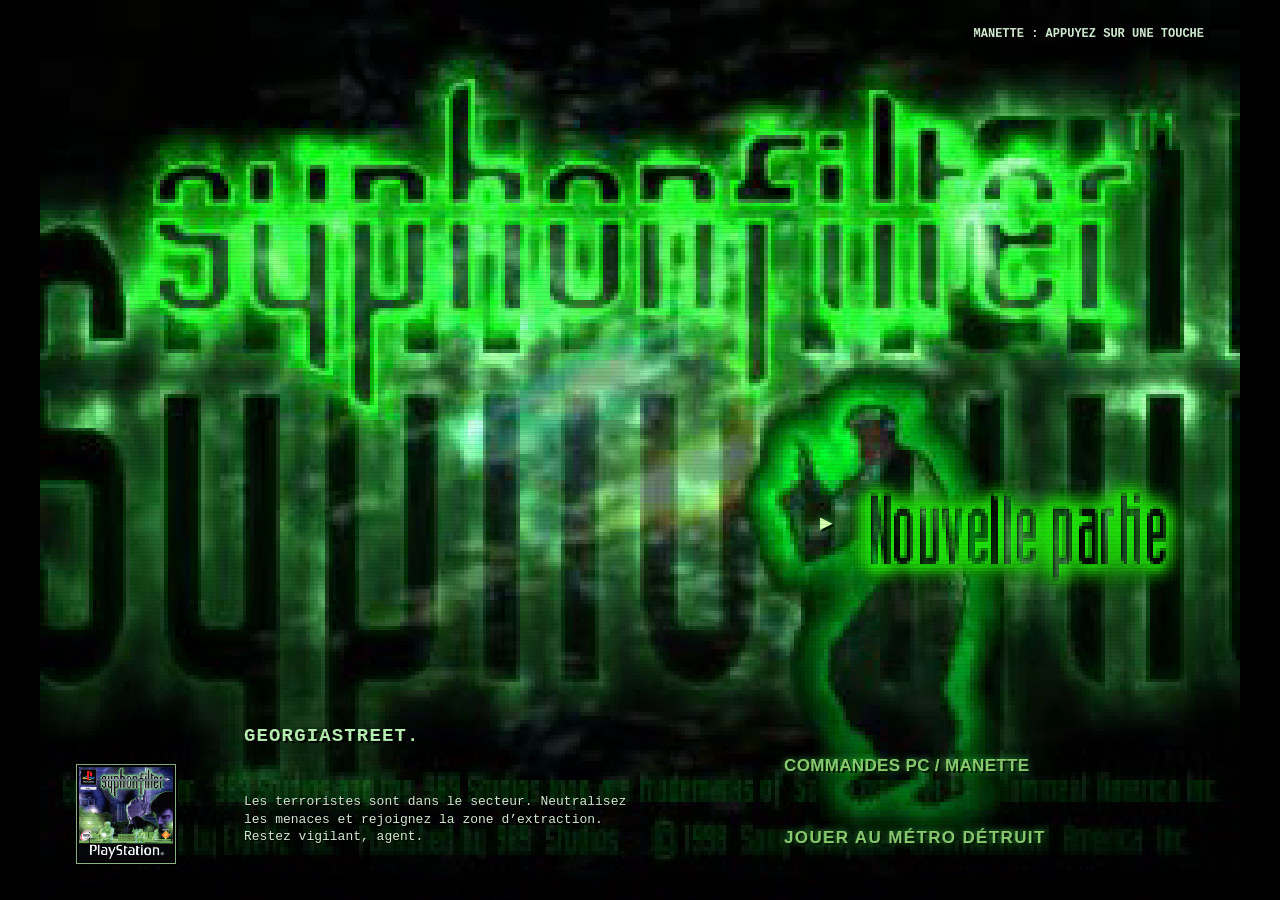
<file: index.html>
<!doctype html>
<html lang="fr">
<head>
  <meta charset="utf-8">
  <meta name="viewport" content="width=device-width,initial-scale=1">
  <meta name="theme-color" content="#07100e">
  <title>Syphon Filter — Georgia Street</title>
  <link rel="stylesheet" href="web/interface.css?v=14">
</head>
<body>
  <main class="game-shell" aria-label="Syphon Filter, mission Georgia Street">
    <canvas id="game" tabindex="0" aria-label="Vue à la troisième personne de Georgia Street"></canvas>
    <div class="screen-shade" aria-hidden="true"></div>
    <header class="mission-header"><div class="mission-id"><span>AGENCE / OPÉRATION 01</span><strong>GEORGIA STREET</strong></div><div class="connection"><i></i><span id="frame-state">EN ATTENTE</span></div></header>
    <div class="objectives"><div class="objectives-title">OBJECTIFS PROVISOIRES <span id="remaining-hud">MENACES · 03</span></div><div class="objective" id="objective-threats"><b>01</b><span>Sécuriser la zone</span></div><div class="objective" id="objective-exit"><b>02</b><span>Rejoindre l’extraction</span></div><span id="objective-hud" class="sr-only">SÉCURISEZ LA ZONE</span></div>
    <div class="reticle" id="reticle" aria-hidden="true"><i></i></div>
    <div class="lock-status" id="lock-status" role="status" aria-live="polite"></div>
    <div class="message" id="message" aria-live="polite">EN ATTENTE DE L’AGENT</div>
    <div class="hud-bottom"><div class="health"><div class="hud-label">INTÉGRITÉ <strong id="health-hud">100</strong></div><div class="meter"><div id="health-bar"></div></div></div><div class="agent-label"><span>AGENT DE TERRAIN</span><strong>GABE LOGAN</strong></div><div class="ammo"><img class="weapon-icon" src="web/assets/weapon-icon.png" alt="Pistolet équipé"><div><span>9 MM · SILENCIEUX</span><strong id="ammo-hud">15 / 45</strong></div></div></div>
    <button class="help-open" id="help-open" type="button" aria-haspopup="dialog">? &nbsp; COMMANDES · H / OPTIONS</button>
    <div class="controls-hint">Z / S <span>AVANCER / RECULER</span><i>·</i> Q / D <span>TOURNER</span><i>·</i> SOURIS <span>VISER</span><i>·</i> CLIC GAUCHE / ESPACE <span>TIRER</span><i>·</i> E <span>INTERAGIR</span><i>·</i> R <span>RECHARGER</span><i>·</i> H <span>AIDE</span></div>
    <div class="sr-only" aria-hidden="true"><span id="health-side">100 %</span><span id="ammo-side">15 / 45</span><span id="status-side">EN ATTENTE</span></div>
    <div class="cinematics" id="cinematics" hidden><video id="intro-video" playsinline preload="none" aria-label="Cinématique originale du jeu"></video><button type="button" id="skip-intro">PASSER LES CINÉMATIQUES <span>→</span></button></div>
    <div class="overlay" id="overlay">
      <div class="overlay-inner">
        <video id="title-background" class="title-background" src="web/assets/title-loop.mp4" poster="web/assets/title-poster.png" autoplay muted loop playsinline preload="auto" aria-hidden="true"></video>
        <div class="overlay-card">
          <div class="overlay-kicker"><span></span> DOSSIER DE MISSION &nbsp; / &nbsp; 01</div>
          <h1>SYPHON <em>FILTER</em></h1>
          <div class="rule"></div>
          <div class="briefing-label">WASHINGTON D.C. <span>/</span> GEORGIA STREET</div>
          <h2 id="overlay-title">GEORGIA<br><em>STREET.</em></h2>
          <p id="overlay-text">Les terroristes sont dans le secteur. Neutralisez les menaces et rejoignez la zone d’extraction. Restez vigilant, agent.</p>
          <div class="briefing-hint">▼ &nbsp; FAIS DÉFILER LE TEXTE POUR LIRE LES OBJECTIFS</div>
          <button id="start" type="button" data-gamepad-selected="true"><span class="title-start-label">NOUVELLE PARTIE</span><img class="title-start-sprite" src="web/assets/title-new.png" alt="" aria-hidden="true"></button>
          <button id="continue-game" type="button" hidden>CONTINUER</button>
          <button class="help-link" id="help-brief" type="button" aria-haspopup="dialog">COMMANDES PC / MANETTE</button>
          <button class="help-link" id="metro-select" type="button">JOUER AU MÉTRO DÉTRUIT</button>
          <div class="gamepad-status" id="gamepad-status" aria-live="polite">MANETTE : APPUYEZ SUR UNE TOUCHE</div>
          <div class="overlay-meta"><span>CLAVIER + SOURIS</span><span>PROTOTYPE JOUABLE</span></div>
        </div>
        <figure class="cover-display" aria-label="Jaquette originale française du jeu PlayStation">
          <div class="cover-topline"><span>ARCHIVES DE L’AGENCE</span><span>SCES-01911</span></div>
          <div class="cover-frame"><img src="web/assets/cover.jpg" alt="Jaquette originale de Syphon Filter sur PlayStation" width="1406" height="1407"></div>
          <figcaption><span>ÉDITION PLAYSTATION</span><span>1999 <b>◆</b> FR</span></figcaption>
        </figure>
      </div>
    </div>
    <dialog id="controls-dialog" class="controls-dialog" aria-labelledby="controls-title">
      <div class="tutorial-heading"><span>MENU / PC &amp; MANETTE</span><h2 id="controls-title">MISSION <em>EN PAUSE</em></h2><p>Entraînement : <span id="pause-remaining">3</span> menaces restantes. Pour détecter une manette, appuie d’abord sur une de ses touches.</p></div>
      <div class="tutorial-grid">
        <div><div class="tutorial-keys"><kbd>Z</kbd><kbd>Q</kbd><kbd>S</kbd><kbd>D</kbd><span>ou</span><kbd>↑</kbd><kbd>←</kbd><kbd>↓</kbd><kbd>→</kbd></div><strong>Se déplacer</strong><p>Z avance, S recule ; Q et D font tourner Gabe à gauche et à droite.</p></div>
        <div><div class="tutorial-keys"><kbd>SOURIS</kbd></div><strong>Regarder et viser</strong><p>Bouge la souris pour tourner la caméra et placer le viseur sur une cible.</p></div>
        <div><div class="tutorial-keys"><kbd>CLIC GAUCHE</kbd><span>ou</span><kbd>ESPACE</kbd></div><strong>Tirer</strong><p>Vise puis tire. Un repère rouge signale un ennemi visible ; les murs et les véhicules arrêtent les balles.</p></div>
        <div><div class="tutorial-keys"><kbd>E</kbd></div><strong>Examiner</strong><p>Approche-toi d’un ennemi neutralisé ou d’un mécanisme et appuie sur E. Certains mécanismes restent à intégrer.</p></div>
        <div><div class="tutorial-keys"><kbd>R</kbd><kbd>MAJ</kbd></div><strong>Recharger / marcher</strong><p>R recharge. Maintiens Maj pour te déplacer plus lentement.</p></div>
        <div><div class="tutorial-keys"><kbd>C</kbd><kbd>○</kbd></div><strong>Roulade</strong><p>Appuie sur C ou Rond pour effectuer une roulade vers l’avant de Gabe.</p></div>
        <div><div class="tutorial-keys"><kbd>ÉCHAP</kbd><kbd>H</kbd></div><strong>Menu de pause</strong><p>Échap ou H ouvre le menu et libère la souris ; clique dans le jeu pour reprendre la visée.</p></div>
        <div><div class="tutorial-keys"><kbd>STICK GAUCHE</kbd><kbd>STICK DROIT</kbd><kbd>R3</kbd></div><strong>Manette : bouger et viser</strong><p>Stick gauche : avancer, reculer et tourner. Stick droit : déplacer le viseur à l’écran. Appuie sur R3 pour le recentrer.</p></div>
        <div><div class="tutorial-keys"><kbd>L2</kbd><kbd>R2</kbd><kbd>□</kbd><kbd>✕</kbd></div><strong>Manette : actions</strong><p>Maintiens L2 pour cibler un ennemi visible, puis R2 pour tirer ; Carré recharge et Croix permet d’examiner ou de valider.</p></div>
      </div>
      <div class="tutorial-actions"><span>H / Échap / Options : menu · Croix : valider. Pour activer le son, clique une fois dans la page si nécessaire.</span><button type="button" id="help-save-quit">SAUVEGARDER ET QUITTER</button><button type="button" id="help-close">REPRENDRE <b>→</b></button></div><p id="pause-feedback" role="status" aria-live="polite"></p>
    </dialog>
  </main>
  <script src="web/assets/intro-briefing.js?v=12"></script>
  <script src="web/assets/georgia-street.js?v=12"></script>
  <script src="web/assets/georgia-textured.js?v=12"></script>
  <script src="web/assets/subway2-textured.js?v=14"></script>
  <script src="web/metro-data.js?v=14"></script>
  <script src="web/metro-fires.js?v=14"></script>
  <script src="web/assets/characters.js?v=12"></script>
  <script src="web/assets/cbdc.js?v=14"></script>
  <script src="web/assets/animations.js?v=12"></script>
  <script src="web/assets/animations-extra.js?v=12"></script>
  <script src="web/assets/enemy-death.js?v=12"></script>
  <script src="web/assets/gabe-roll.js?v=16"></script>
  <script src="web/assets/props.js?v=12"></script>
  <script src="web/assets/opening-actors.js?v=12"></script>
  <script src="web/assets/weapon.js?v=12"></script>
  <script src="web/level-select.js?v=16"></script>
  <script src="web/math.js?v=12"></script>
  <script src="web/renderer.js?v=16"></script>
  <script src="web/title-screen.js?v=12"></script>
  <script src="web/tutorial.js?v=12"></script>
  <script src="web/mission.js?v=12"></script>
  <script src="web/save.js?v=14"></script>
  <script src="web/audio.js?v=12"></script>
  <script src="web/ps1-rules.js?v=12"></script>
  <script src="web/game.js?v=14"></script>
</body>
</html>
</file>
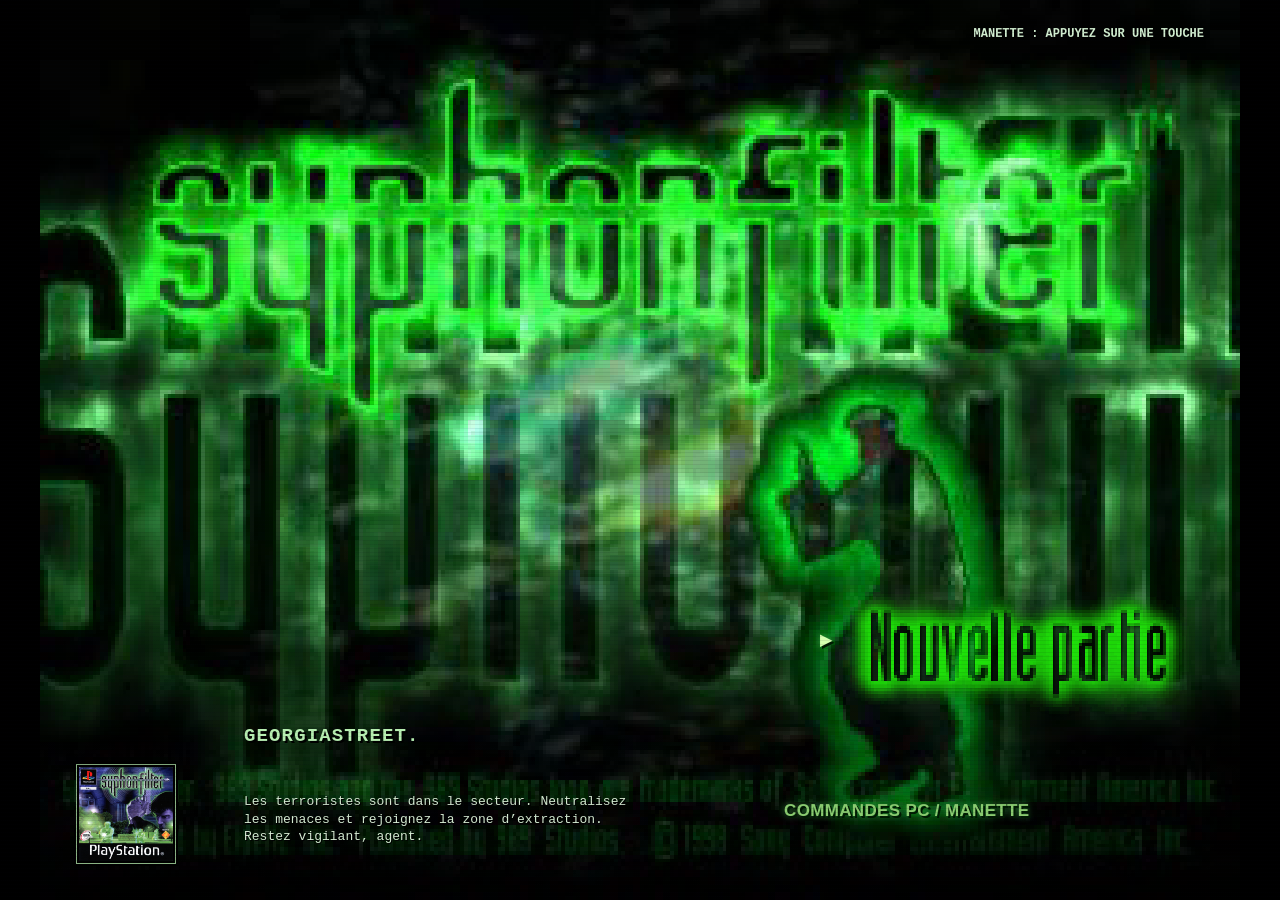
<file: preview-aim/index.html>
<!doctype html>
<html lang="fr">
<head>
  <meta charset="utf-8">
  <meta name="viewport" content="width=device-width,initial-scale=1">
  <meta name="theme-color" content="#07100e">
  <title>Syphon Filter — Georgia Street</title>
  <link rel="stylesheet" href="web/interface.css?v=9">
</head>
<body>
  <main class="game-shell" aria-label="Syphon Filter, mission Georgia Street">
    <canvas id="game" tabindex="0" aria-label="Vue à la troisième personne de Georgia Street"></canvas>
    <div class="screen-shade" aria-hidden="true"></div>
    <header class="mission-header"><div class="mission-id"><span>AGENCE / OPÉRATION 01</span><strong>GEORGIA STREET</strong></div><div class="connection"><i></i><span id="frame-state">EN ATTENTE</span></div></header>
    <div class="objectives"><div class="objectives-title">OBJECTIFS PROVISOIRES <span id="remaining-hud">MENACES · 03</span></div><div class="objective" id="objective-threats"><b>01</b><span>Sécuriser la zone</span></div><div class="objective" id="objective-exit"><b>02</b><span>Rejoindre l’extraction</span></div><span id="objective-hud" class="sr-only">SÉCURISEZ LA ZONE</span></div>
    <div class="reticle" id="reticle" aria-hidden="true"><i></i></div>
    <div class="message" id="message" aria-live="polite">EN ATTENTE DE L’AGENT</div>
    <div class="hud-bottom"><div class="health"><div class="hud-label">INTÉGRITÉ <strong id="health-hud">100</strong></div><div class="meter"><div id="health-bar"></div></div></div><div class="agent-label"><span>AGENT DE TERRAIN</span><strong>GABE LOGAN</strong></div><div class="ammo"><img class="weapon-icon" src="web/assets/weapon-icon.png" alt="Pistolet équipé"><div><span>9 MM · SILENCIEUX</span><strong id="ammo-hud">15 / 45</strong></div></div></div>
    <button class="help-open" id="help-open" type="button" aria-haspopup="dialog">? &nbsp; COMMANDES · H / OPTIONS</button>
    <div class="controls-hint">Z / S <span>AVANCER / RECULER</span><i>·</i> Q / D <span>TOURNER</span><i>·</i> SOURIS <span>VISER</span><i>·</i> CLIC GAUCHE / ESPACE <span>TIRER</span><i>·</i> E <span>INTERAGIR</span><i>·</i> R <span>RECHARGER</span><i>·</i> H <span>AIDE</span></div>
    <div class="sr-only" aria-hidden="true"><span id="health-side">100 %</span><span id="ammo-side">15 / 45</span><span id="status-side">EN ATTENTE</span></div>
    <div class="cinematics" id="cinematics" hidden><video id="intro-video" playsinline preload="none" aria-label="Cinématique originale du jeu"></video><button type="button" id="skip-intro">PASSER LES CINÉMATIQUES <span>→</span></button></div>
    <div class="overlay" id="overlay">
      <div class="overlay-inner">
        <video id="title-background" class="title-background" src="web/assets/title-loop.mp4" poster="web/assets/title-poster.png" autoplay muted loop playsinline preload="auto" aria-hidden="true"></video>
        <div class="overlay-card">
          <div class="overlay-kicker"><span></span> DOSSIER DE MISSION &nbsp; / &nbsp; 01</div>
          <h1>SYPHON <em>FILTER</em></h1>
          <div class="rule"></div>
          <div class="briefing-label">WASHINGTON D.C. <span>/</span> GEORGIA STREET</div>
          <h2 id="overlay-title">GEORGIA<br><em>STREET.</em></h2>
          <p id="overlay-text">Les terroristes sont dans le secteur. Neutralisez les menaces et rejoignez la zone d’extraction. Restez vigilant, agent.</p>
          <div class="briefing-hint">▼ &nbsp; FAIS DÉFILER LE TEXTE POUR LIRE LES OBJECTIFS</div>
          <button id="start" type="button" data-gamepad-selected="true"><span class="title-start-label">NOUVELLE PARTIE</span><img class="title-start-sprite" src="web/assets/title-new.png" alt="" aria-hidden="true"></button>
          <button class="help-link" id="help-brief" type="button" aria-haspopup="dialog">COMMANDES PC / MANETTE</button>
          <div class="gamepad-status" id="gamepad-status" aria-live="polite">MANETTE : APPUYEZ SUR UNE TOUCHE</div>
          <div class="overlay-meta"><span>CLAVIER + SOURIS</span><span>PROTOTYPE JOUABLE</span></div>
        </div>
        <figure class="cover-display" aria-label="Jaquette originale française du jeu PlayStation">
          <div class="cover-topline"><span>ARCHIVES DE L’AGENCE</span><span>SCES-01911</span></div>
          <div class="cover-frame"><img src="web/assets/cover.jpg" alt="Jaquette originale de Syphon Filter sur PlayStation" width="1406" height="1407"></div>
          <figcaption><span>ÉDITION PLAYSTATION</span><span>1999 <b>◆</b> FR</span></figcaption>
        </figure>
      </div>
    </div>
    <dialog id="controls-dialog" class="controls-dialog" aria-labelledby="controls-title">
      <div class="tutorial-heading"><span>GUIDE DE TERRAIN / PC &amp; MANETTE</span><h2 id="controls-title">COMMANDES <em>DE JEU</em></h2><p>La partie est en pause pendant la lecture. Pour détecter une manette branchée, appuie d’abord sur une de ses touches.</p></div>
      <div class="tutorial-grid">
        <div><div class="tutorial-keys"><kbd>Z</kbd><kbd>Q</kbd><kbd>S</kbd><kbd>D</kbd><span>ou</span><kbd>↑</kbd><kbd>←</kbd><kbd>↓</kbd><kbd>→</kbd></div><strong>Se déplacer</strong><p>Z avance, S recule ; Q et D font tourner Gabe à gauche et à droite.</p></div>
        <div><div class="tutorial-keys"><kbd>SOURIS</kbd></div><strong>Regarder et viser</strong><p>Bouge la souris pour tourner la caméra et placer le viseur sur une cible.</p></div>
        <div><div class="tutorial-keys"><kbd>CLIC GAUCHE</kbd><span>ou</span><kbd>ESPACE</kbd></div><strong>Tirer</strong><p>Vise puis tire. Un repère rouge signale un ennemi visible ; les murs et les véhicules arrêtent les balles.</p></div>
        <div><div class="tutorial-keys"><kbd>E</kbd></div><strong>Examiner</strong><p>Approche-toi d’un ennemi neutralisé ou d’un mécanisme et appuie sur E. Certains mécanismes restent à intégrer.</p></div>
        <div><div class="tutorial-keys"><kbd>R</kbd><kbd>MAJ</kbd></div><strong>Recharger / marcher</strong><p>R recharge. Maintiens Maj pour te déplacer plus lentement.</p></div>
        <div><div class="tutorial-keys"><kbd>ÉCHAP</kbd><kbd>CLIC</kbd></div><strong>Libérer la souris</strong><p>Échap libère le pointeur ; clique dans le jeu pour reprendre la visée.</p></div>
        <div><div class="tutorial-keys"><kbd>STICK GAUCHE</kbd><kbd>STICK DROIT</kbd><kbd>R3</kbd></div><strong>Manette : bouger et viser</strong><p>Stick gauche : avancer, reculer et tourner. Stick droit : déplacer le viseur à l’écran. Appuie sur R3 pour le recentrer.</p></div>
        <div><div class="tutorial-keys"><kbd>R2</kbd><kbd>□</kbd><kbd>✕</kbd></div><strong>Manette : actions</strong><p>R2 : tirer (une pression par tir) ; Carré : recharger ; Croix : examiner, valider ou passer les cinématiques.</p></div>
      </div>
      <div class="tutorial-actions"><span>H ou Options : ouvrir ou fermer ce guide. Croix : valider.</span><button type="button" id="help-close">J’AI COMPRIS <b>→</b></button></div>
    </dialog>
  </main>
  <script src="web/assets/intro-briefing.js?v=9"></script>
  <script src="web/assets/georgia-street.js?v=9"></script>
  <script src="web/assets/georgia-textured.js?v=9"></script>
  <script src="web/assets/characters.js?v=9"></script>
  <script src="web/assets/animations.js?v=9"></script>
  <script src="web/assets/animations-extra.js?v=9"></script>
  <script src="web/assets/props.js?v=9"></script>
  <script src="web/assets/opening-actors.js?v=9"></script>
  <script src="web/assets/weapon.js?v=9"></script>
  <script src="web/math.js?v=9"></script>
  <script src="web/renderer.js?v=9"></script>
  <script src="web/title-screen.js?v=9"></script>
  <script src="web/tutorial.js?v=9"></script>
  <script src="web/mission.js?v=9"></script>
  <script src="web/ps1-rules.js?v=9"></script>
  <script src="web/game.js?v=9"></script>
</body>
</html>
</file>
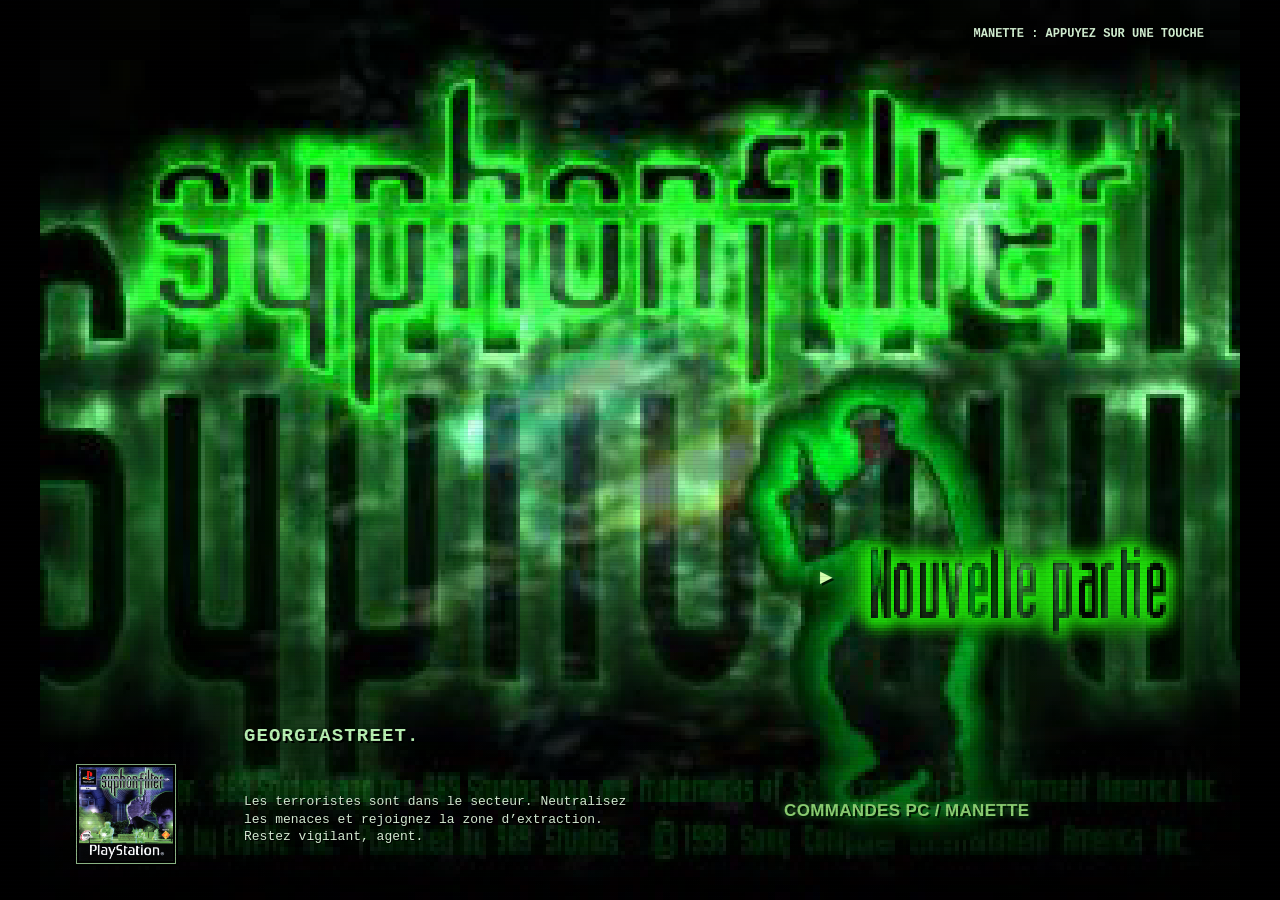
<file: preview-fall/index.html>
<!doctype html>
<html lang="fr">
<head>
  <meta charset="utf-8">
  <meta name="viewport" content="width=device-width,initial-scale=1">
  <meta name="theme-color" content="#07100e">
  <title>Syphon Filter — Georgia Street</title>
  <link rel="stylesheet" href="web/interface.css?v=11">
</head>
<body>
  <main class="game-shell" aria-label="Syphon Filter, mission Georgia Street">
    <canvas id="game" tabindex="0" aria-label="Vue à la troisième personne de Georgia Street"></canvas>
    <div class="screen-shade" aria-hidden="true"></div>
    <header class="mission-header"><div class="mission-id"><span>AGENCE / OPÉRATION 01</span><strong>GEORGIA STREET</strong></div><div class="connection"><i></i><span id="frame-state">EN ATTENTE</span></div></header>
    <div class="objectives"><div class="objectives-title">OBJECTIFS PROVISOIRES <span id="remaining-hud">MENACES · 03</span></div><div class="objective" id="objective-threats"><b>01</b><span>Sécuriser la zone</span></div><div class="objective" id="objective-exit"><b>02</b><span>Rejoindre l’extraction</span></div><span id="objective-hud" class="sr-only">SÉCURISEZ LA ZONE</span></div>
    <div class="reticle" id="reticle" aria-hidden="true"><i></i></div>
    <div class="lock-status" id="lock-status" role="status" aria-live="polite"></div>
    <div class="message" id="message" aria-live="polite">EN ATTENTE DE L’AGENT</div>
    <div class="hud-bottom"><div class="health"><div class="hud-label">INTÉGRITÉ <strong id="health-hud">100</strong></div><div class="meter"><div id="health-bar"></div></div></div><div class="agent-label"><span>AGENT DE TERRAIN</span><strong>GABE LOGAN</strong></div><div class="ammo"><img class="weapon-icon" src="web/assets/weapon-icon.png" alt="Pistolet équipé"><div><span>9 MM · SILENCIEUX</span><strong id="ammo-hud">15 / 45</strong></div></div></div>
    <button class="help-open" id="help-open" type="button" aria-haspopup="dialog">? &nbsp; COMMANDES · H / OPTIONS</button>
    <div class="controls-hint">Z / S <span>AVANCER / RECULER</span><i>·</i> Q / D <span>TOURNER</span><i>·</i> SOURIS <span>VISER</span><i>·</i> CLIC GAUCHE / ESPACE <span>TIRER</span><i>·</i> E <span>INTERAGIR</span><i>·</i> R <span>RECHARGER</span><i>·</i> H <span>AIDE</span></div>
    <div class="sr-only" aria-hidden="true"><span id="health-side">100 %</span><span id="ammo-side">15 / 45</span><span id="status-side">EN ATTENTE</span></div>
    <div class="cinematics" id="cinematics" hidden><video id="intro-video" playsinline preload="none" aria-label="Cinématique originale du jeu"></video><button type="button" id="skip-intro">PASSER LES CINÉMATIQUES <span>→</span></button></div>
    <div class="overlay" id="overlay">
      <div class="overlay-inner">
        <video id="title-background" class="title-background" src="web/assets/title-loop.mp4" poster="web/assets/title-poster.png" autoplay muted loop playsinline preload="auto" aria-hidden="true"></video>
        <div class="overlay-card">
          <div class="overlay-kicker"><span></span> DOSSIER DE MISSION &nbsp; / &nbsp; 01</div>
          <h1>SYPHON <em>FILTER</em></h1>
          <div class="rule"></div>
          <div class="briefing-label">WASHINGTON D.C. <span>/</span> GEORGIA STREET</div>
          <h2 id="overlay-title">GEORGIA<br><em>STREET.</em></h2>
          <p id="overlay-text">Les terroristes sont dans le secteur. Neutralisez les menaces et rejoignez la zone d’extraction. Restez vigilant, agent.</p>
          <div class="briefing-hint">▼ &nbsp; FAIS DÉFILER LE TEXTE POUR LIRE LES OBJECTIFS</div>
          <button id="start" type="button" data-gamepad-selected="true"><span class="title-start-label">NOUVELLE PARTIE</span><img class="title-start-sprite" src="web/assets/title-new.png" alt="" aria-hidden="true"></button>
          <button id="continue-game" type="button" hidden>CONTINUER</button>
          <button class="help-link" id="help-brief" type="button" aria-haspopup="dialog">COMMANDES PC / MANETTE</button>
          <div class="gamepad-status" id="gamepad-status" aria-live="polite">MANETTE : APPUYEZ SUR UNE TOUCHE</div>
          <div class="overlay-meta"><span>CLAVIER + SOURIS</span><span>PROTOTYPE JOUABLE</span></div>
        </div>
        <figure class="cover-display" aria-label="Jaquette originale française du jeu PlayStation">
          <div class="cover-topline"><span>ARCHIVES DE L’AGENCE</span><span>SCES-01911</span></div>
          <div class="cover-frame"><img src="web/assets/cover.jpg" alt="Jaquette originale de Syphon Filter sur PlayStation" width="1406" height="1407"></div>
          <figcaption><span>ÉDITION PLAYSTATION</span><span>1999 <b>◆</b> FR</span></figcaption>
        </figure>
      </div>
    </div>
    <dialog id="controls-dialog" class="controls-dialog" aria-labelledby="controls-title">
      <div class="tutorial-heading"><span>MENU / PC &amp; MANETTE</span><h2 id="controls-title">MISSION <em>EN PAUSE</em></h2><p>Entraînement : <span id="pause-remaining">3</span> menaces restantes. Pour détecter une manette, appuie d’abord sur une de ses touches.</p></div>
      <div class="tutorial-grid">
        <div><div class="tutorial-keys"><kbd>Z</kbd><kbd>Q</kbd><kbd>S</kbd><kbd>D</kbd><span>ou</span><kbd>↑</kbd><kbd>←</kbd><kbd>↓</kbd><kbd>→</kbd></div><strong>Se déplacer</strong><p>Z avance, S recule ; Q et D font tourner Gabe à gauche et à droite.</p></div>
        <div><div class="tutorial-keys"><kbd>SOURIS</kbd></div><strong>Regarder et viser</strong><p>Bouge la souris pour tourner la caméra et placer le viseur sur une cible.</p></div>
        <div><div class="tutorial-keys"><kbd>CLIC GAUCHE</kbd><span>ou</span><kbd>ESPACE</kbd></div><strong>Tirer</strong><p>Vise puis tire. Un repère rouge signale un ennemi visible ; les murs et les véhicules arrêtent les balles.</p></div>
        <div><div class="tutorial-keys"><kbd>E</kbd></div><strong>Examiner</strong><p>Approche-toi d’un ennemi neutralisé ou d’un mécanisme et appuie sur E. Certains mécanismes restent à intégrer.</p></div>
        <div><div class="tutorial-keys"><kbd>R</kbd><kbd>MAJ</kbd></div><strong>Recharger / marcher</strong><p>R recharge. Maintiens Maj pour te déplacer plus lentement.</p></div>
        <div><div class="tutorial-keys"><kbd>ÉCHAP</kbd><kbd>H</kbd></div><strong>Menu de pause</strong><p>Échap ou H ouvre le menu et libère la souris ; clique dans le jeu pour reprendre la visée.</p></div>
        <div><div class="tutorial-keys"><kbd>STICK GAUCHE</kbd><kbd>STICK DROIT</kbd><kbd>R3</kbd></div><strong>Manette : bouger et viser</strong><p>Stick gauche : avancer, reculer et tourner. Stick droit : déplacer le viseur à l’écran. Appuie sur R3 pour le recentrer.</p></div>
        <div><div class="tutorial-keys"><kbd>L2</kbd><kbd>R2</kbd><kbd>□</kbd><kbd>✕</kbd></div><strong>Manette : actions</strong><p>Maintiens L2 pour cibler un ennemi visible, puis R2 pour tirer ; Carré recharge et Croix permet d’examiner ou de valider.</p></div>
      </div>
      <div class="tutorial-actions"><span>H / Échap / Options : menu · Croix : valider. Pour activer le son, clique une fois dans la page si nécessaire.</span><button type="button" id="help-save-quit">SAUVEGARDER ET QUITTER</button><button type="button" id="help-close">REPRENDRE <b>→</b></button></div><p id="pause-feedback" role="status" aria-live="polite"></p>
    </dialog>
  </main>
  <script src="web/assets/intro-briefing.js?v=11"></script>
  <script src="web/assets/georgia-street.js?v=11"></script>
  <script src="web/assets/georgia-textured.js?v=11"></script>
  <script src="web/assets/characters.js?v=11"></script>
  <script src="web/assets/animations.js?v=11"></script>
  <script src="web/assets/animations-extra.js?v=11"></script>
  <script src="web/assets/enemy-death.js?v=11"></script>
  <script src="web/assets/props.js?v=11"></script>
  <script src="web/assets/opening-actors.js?v=11"></script>
  <script src="web/assets/weapon.js?v=11"></script>
  <script src="web/math.js?v=11"></script>
  <script src="web/renderer.js?v=11"></script>
  <script src="web/title-screen.js?v=11"></script>
  <script src="web/tutorial.js?v=11"></script>
  <script src="web/mission.js?v=11"></script>
  <script src="web/save.js?v=11"></script>
  <script src="web/audio.js?v=11"></script>
  <script src="web/ps1-rules.js?v=11"></script>
  <script src="web/game.js?v=11"></script>
</body>
</html>
</file>
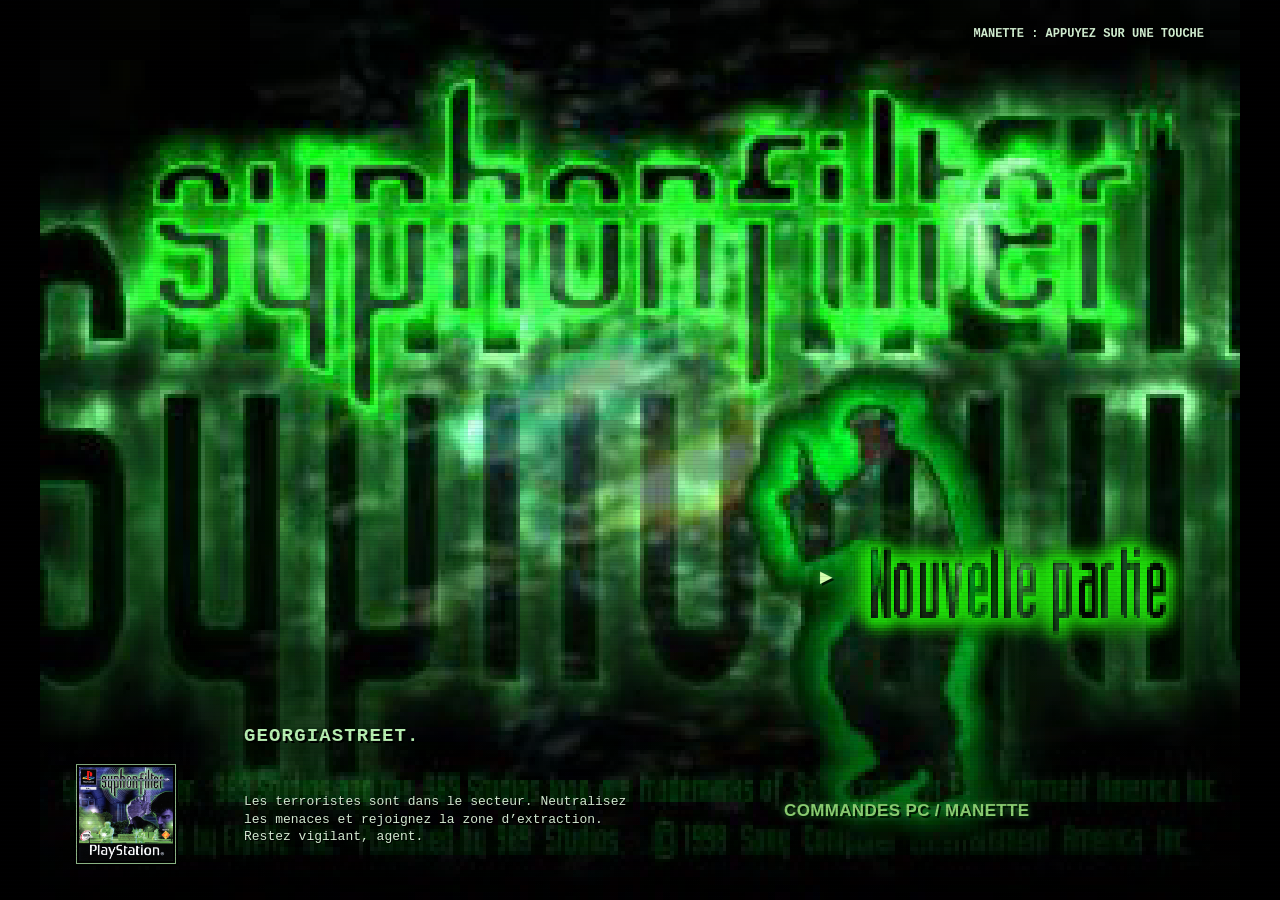
<file: preview-update/index.html>
<!doctype html>
<html lang="fr">
<head>
  <meta charset="utf-8">
  <meta name="viewport" content="width=device-width,initial-scale=1">
  <meta name="theme-color" content="#07100e">
  <title>Syphon Filter — Georgia Street</title>
  <link rel="stylesheet" href="web/interface.css?v=10">
</head>
<body>
  <main class="game-shell" aria-label="Syphon Filter, mission Georgia Street">
    <canvas id="game" tabindex="0" aria-label="Vue à la troisième personne de Georgia Street"></canvas>
    <div class="screen-shade" aria-hidden="true"></div>
    <header class="mission-header"><div class="mission-id"><span>AGENCE / OPÉRATION 01</span><strong>GEORGIA STREET</strong></div><div class="connection"><i></i><span id="frame-state">EN ATTENTE</span></div></header>
    <div class="objectives"><div class="objectives-title">OBJECTIFS PROVISOIRES <span id="remaining-hud">MENACES · 03</span></div><div class="objective" id="objective-threats"><b>01</b><span>Sécuriser la zone</span></div><div class="objective" id="objective-exit"><b>02</b><span>Rejoindre l’extraction</span></div><span id="objective-hud" class="sr-only">SÉCURISEZ LA ZONE</span></div>
    <div class="reticle" id="reticle" aria-hidden="true"><i></i></div>
    <div class="lock-status" id="lock-status" role="status" aria-live="polite"></div>
    <div class="message" id="message" aria-live="polite">EN ATTENTE DE L’AGENT</div>
    <div class="hud-bottom"><div class="health"><div class="hud-label">INTÉGRITÉ <strong id="health-hud">100</strong></div><div class="meter"><div id="health-bar"></div></div></div><div class="agent-label"><span>AGENT DE TERRAIN</span><strong>GABE LOGAN</strong></div><div class="ammo"><img class="weapon-icon" src="web/assets/weapon-icon.png" alt="Pistolet équipé"><div><span>9 MM · SILENCIEUX</span><strong id="ammo-hud">15 / 45</strong></div></div></div>
    <button class="help-open" id="help-open" type="button" aria-haspopup="dialog">? &nbsp; COMMANDES · H / OPTIONS</button>
    <div class="controls-hint">Z / S <span>AVANCER / RECULER</span><i>·</i> Q / D <span>TOURNER</span><i>·</i> SOURIS <span>VISER</span><i>·</i> CLIC GAUCHE / ESPACE <span>TIRER</span><i>·</i> E <span>INTERAGIR</span><i>·</i> R <span>RECHARGER</span><i>·</i> H <span>AIDE</span></div>
    <div class="sr-only" aria-hidden="true"><span id="health-side">100 %</span><span id="ammo-side">15 / 45</span><span id="status-side">EN ATTENTE</span></div>
    <div class="cinematics" id="cinematics" hidden><video id="intro-video" playsinline preload="none" aria-label="Cinématique originale du jeu"></video><button type="button" id="skip-intro">PASSER LES CINÉMATIQUES <span>→</span></button></div>
    <div class="overlay" id="overlay">
      <div class="overlay-inner">
        <video id="title-background" class="title-background" src="web/assets/title-loop.mp4" poster="web/assets/title-poster.png" autoplay muted loop playsinline preload="auto" aria-hidden="true"></video>
        <div class="overlay-card">
          <div class="overlay-kicker"><span></span> DOSSIER DE MISSION &nbsp; / &nbsp; 01</div>
          <h1>SYPHON <em>FILTER</em></h1>
          <div class="rule"></div>
          <div class="briefing-label">WASHINGTON D.C. <span>/</span> GEORGIA STREET</div>
          <h2 id="overlay-title">GEORGIA<br><em>STREET.</em></h2>
          <p id="overlay-text">Les terroristes sont dans le secteur. Neutralisez les menaces et rejoignez la zone d’extraction. Restez vigilant, agent.</p>
          <div class="briefing-hint">▼ &nbsp; FAIS DÉFILER LE TEXTE POUR LIRE LES OBJECTIFS</div>
          <button id="start" type="button" data-gamepad-selected="true"><span class="title-start-label">NOUVELLE PARTIE</span><img class="title-start-sprite" src="web/assets/title-new.png" alt="" aria-hidden="true"></button>
          <button id="continue-game" type="button" hidden>CONTINUER</button>
          <button class="help-link" id="help-brief" type="button" aria-haspopup="dialog">COMMANDES PC / MANETTE</button>
          <div class="gamepad-status" id="gamepad-status" aria-live="polite">MANETTE : APPUYEZ SUR UNE TOUCHE</div>
          <div class="overlay-meta"><span>CLAVIER + SOURIS</span><span>PROTOTYPE JOUABLE</span></div>
        </div>
        <figure class="cover-display" aria-label="Jaquette originale française du jeu PlayStation">
          <div class="cover-topline"><span>ARCHIVES DE L’AGENCE</span><span>SCES-01911</span></div>
          <div class="cover-frame"><img src="web/assets/cover.jpg" alt="Jaquette originale de Syphon Filter sur PlayStation" width="1406" height="1407"></div>
          <figcaption><span>ÉDITION PLAYSTATION</span><span>1999 <b>◆</b> FR</span></figcaption>
        </figure>
      </div>
    </div>
    <dialog id="controls-dialog" class="controls-dialog" aria-labelledby="controls-title">
      <div class="tutorial-heading"><span>MENU / PC &amp; MANETTE</span><h2 id="controls-title">MISSION <em>EN PAUSE</em></h2><p>Entraînement : <span id="pause-remaining">3</span> menaces restantes. Pour détecter une manette, appuie d’abord sur une de ses touches.</p></div>
      <div class="tutorial-grid">
        <div><div class="tutorial-keys"><kbd>Z</kbd><kbd>Q</kbd><kbd>S</kbd><kbd>D</kbd><span>ou</span><kbd>↑</kbd><kbd>←</kbd><kbd>↓</kbd><kbd>→</kbd></div><strong>Se déplacer</strong><p>Z avance, S recule ; Q et D font tourner Gabe à gauche et à droite.</p></div>
        <div><div class="tutorial-keys"><kbd>SOURIS</kbd></div><strong>Regarder et viser</strong><p>Bouge la souris pour tourner la caméra et placer le viseur sur une cible.</p></div>
        <div><div class="tutorial-keys"><kbd>CLIC GAUCHE</kbd><span>ou</span><kbd>ESPACE</kbd></div><strong>Tirer</strong><p>Vise puis tire. Un repère rouge signale un ennemi visible ; les murs et les véhicules arrêtent les balles.</p></div>
        <div><div class="tutorial-keys"><kbd>E</kbd></div><strong>Examiner</strong><p>Approche-toi d’un ennemi neutralisé ou d’un mécanisme et appuie sur E. Certains mécanismes restent à intégrer.</p></div>
        <div><div class="tutorial-keys"><kbd>R</kbd><kbd>MAJ</kbd></div><strong>Recharger / marcher</strong><p>R recharge. Maintiens Maj pour te déplacer plus lentement.</p></div>
        <div><div class="tutorial-keys"><kbd>ÉCHAP</kbd><kbd>H</kbd></div><strong>Menu de pause</strong><p>Échap ou H ouvre le menu et libère la souris ; clique dans le jeu pour reprendre la visée.</p></div>
        <div><div class="tutorial-keys"><kbd>STICK GAUCHE</kbd><kbd>STICK DROIT</kbd><kbd>R3</kbd></div><strong>Manette : bouger et viser</strong><p>Stick gauche : avancer, reculer et tourner. Stick droit : déplacer le viseur à l’écran. Appuie sur R3 pour le recentrer.</p></div>
        <div><div class="tutorial-keys"><kbd>L2</kbd><kbd>R2</kbd><kbd>□</kbd><kbd>✕</kbd></div><strong>Manette : actions</strong><p>Maintiens L2 pour cibler un ennemi visible, puis R2 pour tirer ; Carré recharge et Croix permet d’examiner ou de valider.</p></div>
      </div>
      <div class="tutorial-actions"><span>H / Échap / Options : menu · Croix : valider. Pour activer le son, clique une fois dans la page si nécessaire.</span><button type="button" id="help-save-quit">SAUVEGARDER ET QUITTER</button><button type="button" id="help-close">REPRENDRE <b>→</b></button></div><p id="pause-feedback" role="status" aria-live="polite"></p>
    </dialog>
  </main>
  <script src="web/assets/intro-briefing.js?v=10"></script>
  <script src="web/assets/georgia-street.js?v=10"></script>
  <script src="web/assets/georgia-textured.js?v=10"></script>
  <script src="web/assets/characters.js?v=10"></script>
  <script src="web/assets/animations.js?v=10"></script>
  <script src="web/assets/animations-extra.js?v=10"></script>
  <script src="web/assets/props.js?v=10"></script>
  <script src="web/assets/opening-actors.js?v=10"></script>
  <script src="web/assets/weapon.js?v=10"></script>
  <script src="web/math.js?v=10"></script>
  <script src="web/renderer.js?v=10"></script>
  <script src="web/title-screen.js?v=10"></script>
  <script src="web/tutorial.js?v=10"></script>
  <script src="web/mission.js?v=10"></script>
  <script src="web/save.js?v=10"></script>
  <script src="web/audio.js?v=10"></script>
  <script src="web/ps1-rules.js?v=10"></script>
  <script src="web/game.js?v=10"></script>
</body>
</html>
</file>
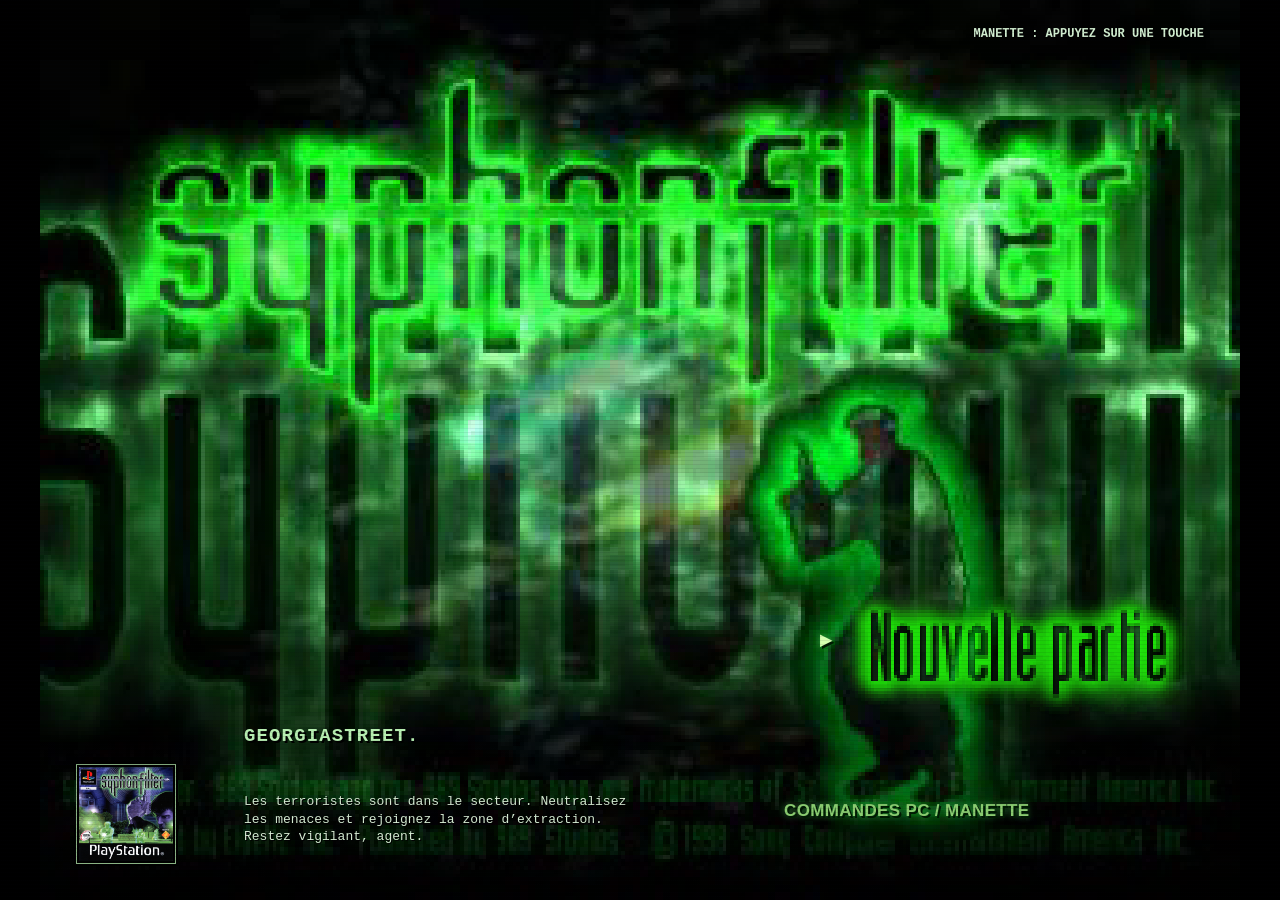
<file: preview/index.html>
<!doctype html>
<html lang="fr">
<head>
  <meta charset="utf-8">
  <meta name="viewport" content="width=device-width,initial-scale=1">
  <meta name="theme-color" content="#07100e">
  <title>Syphon Filter — Georgia Street</title>
  <link rel="stylesheet" href="web/interface.css?v=8">
</head>
<body>
  <main class="game-shell" aria-label="Syphon Filter, mission Georgia Street">
    <canvas id="game" tabindex="0" aria-label="Vue à la troisième personne de Georgia Street"></canvas>
    <div class="screen-shade" aria-hidden="true"></div>
    <header class="mission-header"><div class="mission-id"><span>AGENCE / OPÉRATION 01</span><strong>GEORGIA STREET</strong></div><div class="connection"><i></i><span id="frame-state">EN ATTENTE</span></div></header>
    <div class="objectives"><div class="objectives-title">OBJECTIFS PROVISOIRES <span id="remaining-hud">MENACES · 03</span></div><div class="objective" id="objective-threats"><b>01</b><span>Sécuriser la zone</span></div><div class="objective" id="objective-exit"><b>02</b><span>Rejoindre l’extraction</span></div><span id="objective-hud" class="sr-only">SÉCURISEZ LA ZONE</span></div>
    <div class="reticle" aria-hidden="true"><i></i></div>
    <div class="message" id="message" aria-live="polite">EN ATTENTE DE L’AGENT</div>
    <div class="hud-bottom"><div class="health"><div class="hud-label">INTÉGRITÉ <strong id="health-hud">100</strong></div><div class="meter"><div id="health-bar"></div></div></div><div class="agent-label"><span>AGENT DE TERRAIN</span><strong>GABE LOGAN</strong></div><div class="ammo"><img class="weapon-icon" src="web/assets/weapon-icon.png" alt="Pistolet équipé"><div><span>9 MM · SILENCIEUX</span><strong id="ammo-hud">15 / 45</strong></div></div></div>
    <button class="help-open" id="help-open" type="button" aria-haspopup="dialog">? &nbsp; COMMANDES · H / OPTIONS</button>
    <div class="controls-hint">Z / S <span>AVANCER / RECULER</span><i>·</i> Q / D <span>TOURNER</span><i>·</i> SOURIS <span>VISER</span><i>·</i> CLIC GAUCHE / ESPACE <span>TIRER</span><i>·</i> E <span>INTERAGIR</span><i>·</i> R <span>RECHARGER</span><i>·</i> H <span>AIDE</span></div>
    <div class="sr-only" aria-hidden="true"><span id="health-side">100 %</span><span id="ammo-side">15 / 45</span><span id="status-side">EN ATTENTE</span></div>
    <div class="cinematics" id="cinematics" hidden><video id="intro-video" playsinline preload="none" aria-label="Cinématique originale du jeu"></video><button type="button" id="skip-intro">PASSER LES CINÉMATIQUES <span>→</span></button></div>
    <div class="overlay" id="overlay">
      <div class="overlay-inner">
        <video id="title-background" class="title-background" src="web/assets/title-loop.mp4" poster="web/assets/title-poster.png" autoplay muted loop playsinline preload="auto" aria-hidden="true"></video>
        <div class="overlay-card">
          <div class="overlay-kicker"><span></span> DOSSIER DE MISSION &nbsp; / &nbsp; 01</div>
          <h1>SYPHON <em>FILTER</em></h1>
          <div class="rule"></div>
          <div class="briefing-label">WASHINGTON D.C. <span>/</span> GEORGIA STREET</div>
          <h2 id="overlay-title">GEORGIA<br><em>STREET.</em></h2>
          <p id="overlay-text">Les terroristes sont dans le secteur. Neutralisez les menaces et rejoignez la zone d’extraction. Restez vigilant, agent.</p>
          <div class="briefing-hint">▼ &nbsp; FAIS DÉFILER LE TEXTE POUR LIRE LES OBJECTIFS</div>
          <button id="start" type="button" data-gamepad-selected="true"><span class="title-start-label">NOUVELLE PARTIE</span><img class="title-start-sprite" src="web/assets/title-new.png" alt="" aria-hidden="true"></button>
          <button class="help-link" id="help-brief" type="button" aria-haspopup="dialog">COMMANDES PC / MANETTE</button>
          <div class="gamepad-status" id="gamepad-status" aria-live="polite">MANETTE : APPUYEZ SUR UNE TOUCHE</div>
          <div class="overlay-meta"><span>CLAVIER + SOURIS</span><span>PROTOTYPE JOUABLE</span></div>
        </div>
        <figure class="cover-display" aria-label="Jaquette originale française du jeu PlayStation">
          <div class="cover-topline"><span>ARCHIVES DE L’AGENCE</span><span>SCES-01911</span></div>
          <div class="cover-frame"><img src="web/assets/cover.jpg" alt="Jaquette originale de Syphon Filter sur PlayStation" width="1406" height="1407"></div>
          <figcaption><span>ÉDITION PLAYSTATION</span><span>1999 <b>◆</b> FR</span></figcaption>
        </figure>
      </div>
    </div>
    <dialog id="controls-dialog" class="controls-dialog" aria-labelledby="controls-title">
      <div class="tutorial-heading"><span>GUIDE DE TERRAIN / PC &amp; MANETTE</span><h2 id="controls-title">COMMANDES <em>DE JEU</em></h2><p>La partie est en pause pendant la lecture. Pour détecter une manette branchée, appuie d’abord sur une de ses touches.</p></div>
      <div class="tutorial-grid">
        <div><div class="tutorial-keys"><kbd>Z</kbd><kbd>Q</kbd><kbd>S</kbd><kbd>D</kbd><span>ou</span><kbd>↑</kbd><kbd>←</kbd><kbd>↓</kbd><kbd>→</kbd></div><strong>Se déplacer</strong><p>Z avance, S recule ; Q et D font tourner Gabe à gauche et à droite.</p></div>
        <div><div class="tutorial-keys"><kbd>SOURIS</kbd></div><strong>Regarder et viser</strong><p>Bouge la souris pour tourner la caméra et placer le viseur sur une cible.</p></div>
        <div><div class="tutorial-keys"><kbd>CLIC GAUCHE</kbd><span>ou</span><kbd>ESPACE</kbd></div><strong>Tirer</strong><p>Vise puis tire. Un repère rouge signale un ennemi visible ; les murs et les véhicules arrêtent les balles.</p></div>
        <div><div class="tutorial-keys"><kbd>E</kbd></div><strong>Examiner</strong><p>Approche-toi d’un ennemi neutralisé ou d’un mécanisme et appuie sur E. Certains mécanismes restent à intégrer.</p></div>
        <div><div class="tutorial-keys"><kbd>R</kbd><kbd>MAJ</kbd></div><strong>Recharger / marcher</strong><p>R recharge. Maintiens Maj pour te déplacer plus lentement.</p></div>
        <div><div class="tutorial-keys"><kbd>ÉCHAP</kbd><kbd>CLIC</kbd></div><strong>Libérer la souris</strong><p>Échap libère le pointeur ; clique dans le jeu pour reprendre la visée.</p></div>
        <div><div class="tutorial-keys"><kbd>STICK GAUCHE</kbd><kbd>STICK DROIT</kbd></div><strong>Manette : bouger et viser</strong><p>Stick gauche : avancer, reculer et tourner. Stick droit : orienter la caméra et viser.</p></div>
        <div><div class="tutorial-keys"><kbd>R2</kbd><kbd>□</kbd><kbd>✕</kbd></div><strong>Manette : actions</strong><p>R2 : tirer (une pression par tir) ; Carré : recharger ; Croix : examiner, valider ou passer les cinématiques.</p></div>
      </div>
      <div class="tutorial-actions"><span>H ou Options : ouvrir ou fermer ce guide. Croix : valider.</span><button type="button" id="help-close">J’AI COMPRIS <b>→</b></button></div>
    </dialog>
  </main>
  <script src="web/assets/intro-briefing.js?v=8"></script>
  <script src="web/assets/georgia-street.js?v=8"></script>
  <script src="web/assets/georgia-textured.js?v=8"></script>
  <script src="web/assets/characters.js?v=8"></script>
  <script src="web/assets/animations.js?v=8"></script>
  <script src="web/assets/animations-extra.js?v=8"></script>
  <script src="web/assets/props.js?v=8"></script>
  <script src="web/assets/opening-actors.js?v=8"></script>
  <script src="web/assets/weapon.js?v=8"></script>
  <script src="web/math.js?v=8"></script>
  <script src="web/renderer.js?v=8"></script>
  <script src="web/title-screen.js?v=8"></script>
  <script src="web/tutorial.js?v=8"></script>
  <script src="web/mission.js?v=8"></script>
  <script src="web/ps1-rules.js?v=8"></script>
  <script src="web/game.js?v=8"></script>
</body>
</html>
</file>
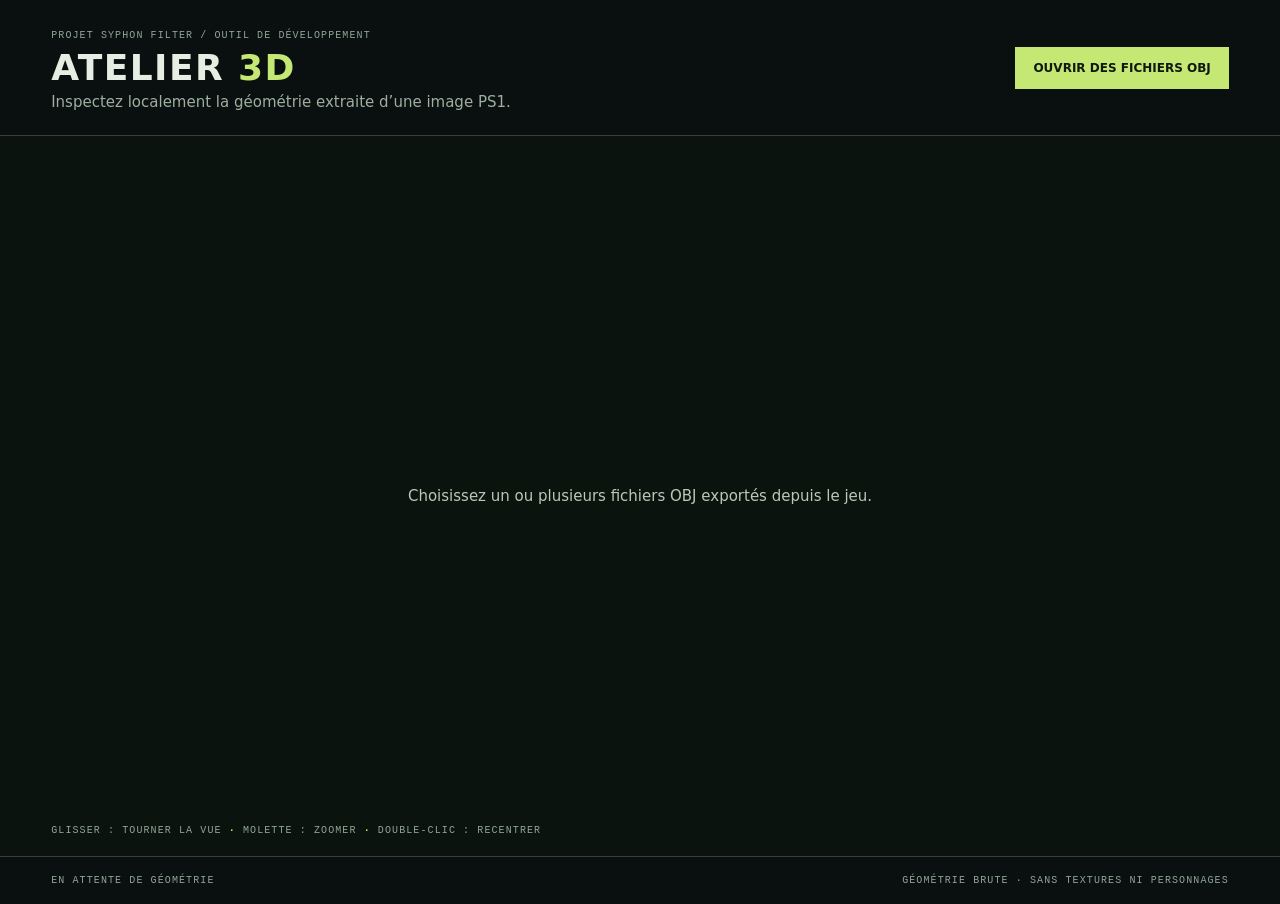
<file: visualiseur/index.html>
<!doctype html>
<html lang="fr"><head><meta charset="utf-8"><meta name="viewport" content="width=device-width,initial-scale=1"><title>Syphon Filter — Atelier 3D</title><link rel="stylesheet" href="style.css"></head>
<body><header><div><small>PROJET SYPHON FILTER / OUTIL DE DÉVELOPPEMENT</small><h1>Atelier <span>3D</span></h1><p>Inspectez localement la géométrie extraite d’une image PS1.</p></div><label for="files">OUVRIR DES FICHIERS OBJ</label><input id="files" type="file" accept=".obj" multiple></header>
<main><canvas id="view" aria-label="Vue 3D des décors"></canvas><div id="message">Choisissez un ou plusieurs fichiers OBJ exportés depuis le jeu.</div><div class="instructions">GLISSER : TOURNER LA VUE <b>·</b> MOLETTE : ZOOMER <b>·</b> DOUBLE-CLIC : RECENTRER</div></main>
<footer><span id="stats">EN ATTENTE DE GÉOMÉTRIE</span><span>GÉOMÉTRIE BRUTE · SANS TEXTURES NI PERSONNAGES</span></footer><script src="app.js"></script></body></html>
</file>
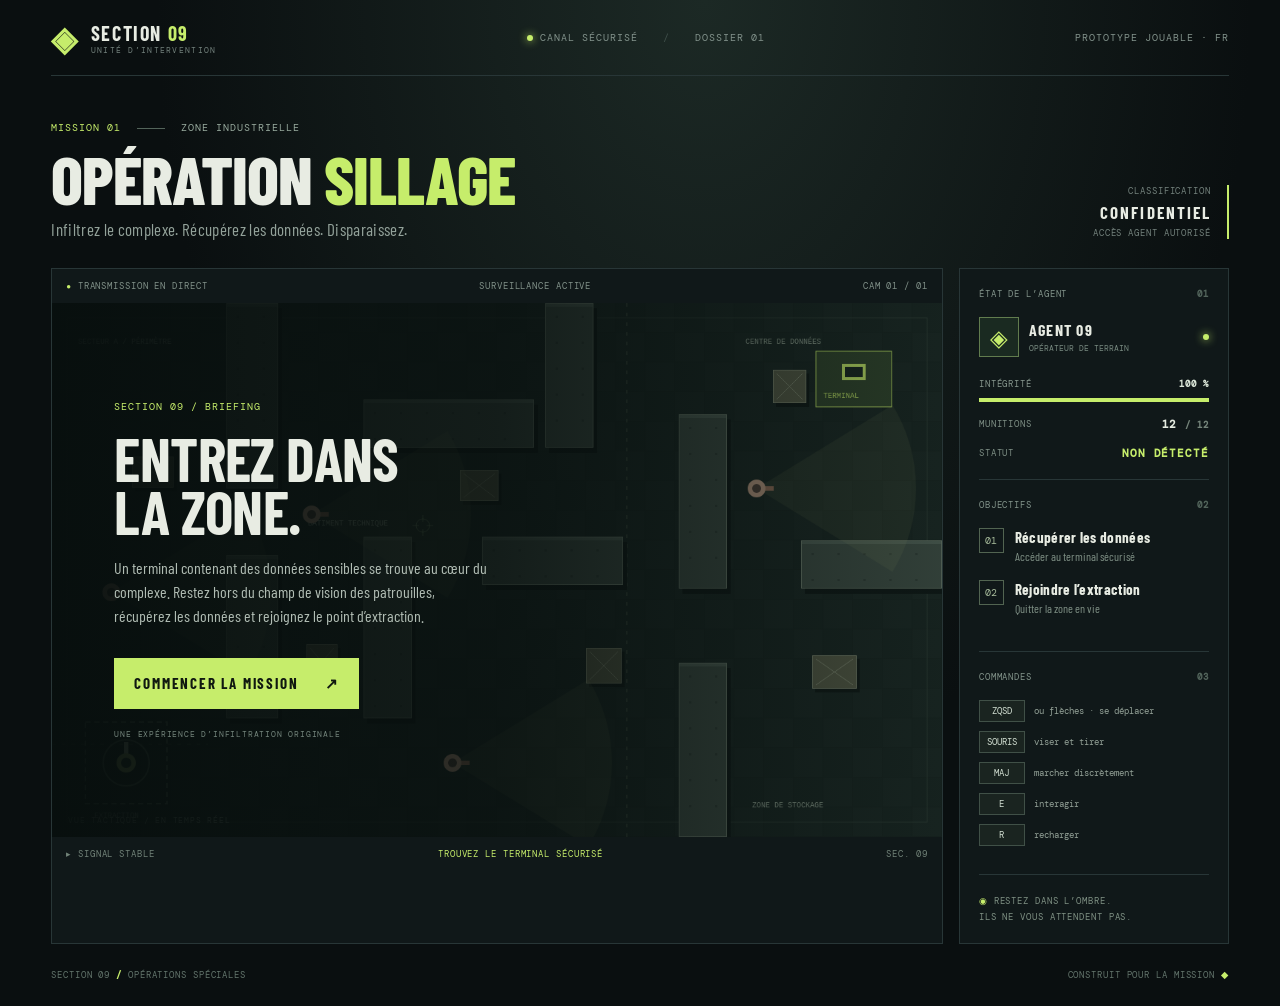
<file: prototype.html>
<!doctype html>
<html lang="fr">
<head>
  <meta charset="utf-8">
  <meta name="viewport" content="width=device-width, initial-scale=1">
  <meta name="theme-color" content="#090e10">
  <title>Opération Sillage — Prototype d’infiltration</title>
  <link rel="stylesheet" href="style.css">
</head>
<body>
  <main class="shell">
    <header class="topbar">
      <div class="brand"><span class="brand-mark">◈</span><span>SECTION <b>09</b><small>UNITÉ D’INTERVENTION</small></span></div>
      <div class="topline"><span class="live-dot"></span> CANAL SÉCURISÉ <span class="top-divider">/</span> DOSSIER 01</div>
      <span class="version">PROTOTYPE JOUABLE · FR</span>
    </header>
    <section class="heading">
      <div><div class="eyebrow"><span>MISSION 01</span> <i></i> ZONE INDUSTRIELLE</div><h1>OPÉRATION <em>SILLAGE</em></h1><p>Infiltrez le complexe. Récupérez les données. Disparaissez.</p></div>
      <div class="mission-code"><span>CLASSIFICATION</span><strong>CONFIDENTIEL</strong><small>ACCÈS AGENT AUTORISÉ</small></div>
    </section>
    <div class="game-layout">
      <section class="game-frame" aria-label="Zone de jeu">
        <div class="frame-top"><span><b>●</b> TRANSMISSION EN DIRECT</span><span id="frameStatus">EN ATTENTE</span><span>CAM 01 / 01</span></div>
        <div class="canvas-wrap">
          <canvas id="game" width="1200" height="720" aria-label="Jeu d’infiltration en vue de dessus"></canvas>
          <div class="overlay" id="overlay">
            <div class="overlay-box"><div class="overlay-kicker">SECTION 09 / BRIEFING</div><h2 id="overlayTitle">ENTREZ DANS<br>LA ZONE.</h2><p id="overlayText">Un terminal contenant des données sensibles se trouve au cœur du complexe. Restez hors du champ de vision des patrouilles, récupérez les données et rejoignez le point d’extraction.</p><button id="startButton">COMMENCER LA MISSION <span>↗</span></button><small>UNE EXPÉRIENCE D’INFILTRATION ORIGINALE</small></div>
          </div>
          <div class="crosshair-note">VUE TACTIQUE / EN TEMPS RÉEL</div>
        </div>
        <div class="frame-bottom"><span>▸ SIGNAL STABLE</span><span id="feedback">EN ATTENTE DE L’AGENT</span><span>SEC. 09</span></div>
      </section>
      <aside class="sidebar">
        <div class="side-section"><div class="side-heading"><span>ÉTAT DE L’AGENT</span><b>01</b></div><div class="agent-row"><div class="agent-icon">◈</div><div><strong>AGENT 09</strong><small>OPÉRATEUR DE TERRAIN</small></div><span class="online"></span></div><div class="meter-label"><span>INTÉGRITÉ</span><b id="healthText">100 %</b></div><div class="meter"><span id="healthBar"></span></div><div class="stat-row"><span>MUNITIONS</span><strong id="ammoText">12 <small>/ 12</small></strong></div><div class="stat-row"><span>STATUT</span><strong id="alertText" class="green">NON DÉTECTÉ</strong></div></div>
        <div class="side-section"><div class="side-heading"><span>OBJECTIFS</span><b>02</b></div><div class="objective" id="objData"><span class="objective-check">01</span><div><strong>Récupérer les données</strong><small>Accéder au terminal sécurisé</small></div></div><div class="objective" id="objExit"><span class="objective-check">02</span><div><strong>Rejoindre l’extraction</strong><small>Quitter la zone en vie</small></div></div></div>
        <div class="side-section controls"><div class="side-heading"><span>COMMANDES</span><b>03</b></div><div><kbd>ZQSD</kbd><span>ou flèches · se déplacer</span></div><div><kbd>SOURIS</kbd><span>viser et tirer</span></div><div><kbd>MAJ</kbd><span>marcher discrètement</span></div><div><kbd>E</kbd><span>interagir</span></div><div><kbd>R</kbd><span>recharger</span></div></div>
        <div class="side-foot"><span>◉</span> RESTEZ DANS L’OMBRE.<br>ILS NE VOUS ATTENDENT PAS.</div>
      </aside>
    </div>
    <footer><span>SECTION 09 <b> / </b> OPÉRATIONS SPÉCIALES</span><span>CONSTRUIT POUR LA MISSION <b>◆</b></span></footer>
  </main>
  <script src="game.js"></script>
</body>
</html>
</file>
<file: web/interface.css>
:root{color-scheme:dark;--ink:#dce9d7;--accent:#bfe875;--muted:#95a79a;--panel:#101a17}*{box-sizing:border-box}html,body{height:100%;margin:0;background:#09110f;color:var(--ink);font-family:Arial,system-ui,sans-serif;overflow:hidden}.game-shell{position:relative;width:100%;height:100%;min-height:360px;overflow:hidden;background:#101b16}canvas{display:block;width:100%;height:100%;outline:none;cursor:crosshair}.screen-shade{position:absolute;inset:0;pointer-events:none;background:linear-gradient(to bottom,rgba(3,8,7,.62),transparent 20%,transparent 69%,rgba(3,8,7,.8)),linear-gradient(90deg,rgba(3,8,7,.25),transparent 30%,transparent 70%,rgba(3,8,7,.25))}.mission-header,.objectives,.hud-bottom,.controls-hint,.message,.overlay-kicker,.briefing-label,.overlay-meta{font-family:ui-monospace,Consolas,monospace;letter-spacing:.11em}.mission-header{position:absolute;inset:27px 32px auto;display:flex;align-items:start;justify-content:space-between;pointer-events:none}.mission-id span,.mission-id strong{display:block}.mission-id span{font-size:9px;color:#a1b5a1}.mission-id strong{font-size:14px;letter-spacing:.14em;margin-top:7px}.connection{font-size:10px;color:#d5e4cd}.connection i{display:inline-block;width:7px;height:7px;border-radius:50%;background:var(--accent);box-shadow:0 0 9px var(--accent);margin-right:8px}.objectives{position:absolute;right:32px;top:95px;min-width:232px;padding:14px 16px;background:rgba(6,14,10,.75);border-left:2px solid #a5cc70;font-size:10px;pointer-events:none}.objectives-title{display:flex;justify-content:space-between;gap:12px;color:#a4b7a3;padding-bottom:10px;border-bottom:1px solid #455844}.objectives-title span{color:var(--accent);font-size:9px}.objective{display:flex;align-items:center;gap:10px;margin-top:11px;color:#d3dfcc;letter-spacing:.02em}.objective b{display:grid;place-items:center;border:1px solid #70826e;width:23px;height:23px;font-size:9px;font-weight:400}.objective.done b{background:var(--accent);border-color:var(--accent);color:#0a120a}.reticle{position:absolute;top:50%;left:50%;width:27px;height:27px;transform:translate(-50%,-50%);border:1px solid rgba(211,239,192,.7);border-radius:50%;pointer-events:none}.reticle:before,.reticle:after,.reticle i:before,.reticle i:after{content:'';position:absolute;background:#dcf4d1}.reticle:before,.reticle:after{height:1px;width:7px;top:12px}.reticle:before{left:-7px}.reticle:after{right:-7px}.reticle i:before,.reticle i:after{width:1px;height:7px;left:12px}.reticle i:before{top:-7px}.reticle i:after{bottom:-7px}.message{position:absolute;left:50%;bottom:120px;transform:translateX(-50%);background:rgba(5,13,8,.75);padding:8px 13px;font-size:10px;color:#d6ebc5;white-space:nowrap;pointer-events:none}.hud-bottom{position:absolute;bottom:50px;left:32px;right:32px;display:flex;align-items:end;gap:18px;pointer-events:none}.health{width:180px}.hud-label,.ammo span,.agent-label span{display:block;color:#a8bba7;font-size:9px}.hud-label strong{float:right;color:#f0f6eb;font-size:15px}.meter{height:6px;background:#344337;border:1px solid #63765e;margin-top:9px}.meter>div{width:100%;height:100%;background:var(--accent)}.agent-label{border-left:1px solid #667b66;padding-left:17px}.agent-label strong{display:block;margin-top:7px;font-size:12px}.ammo{margin-left:auto;text-align:right}.ammo strong{display:block;margin-top:5px;font-size:25px;font-weight:700;color:#f5f9ed;letter-spacing:.02em}.controls-hint{position:absolute;bottom:18px;left:32px;right:32px;color:#c6d6c1;font-size:9px;pointer-events:none}.controls-hint span{color:#8b9c8a}.controls-hint i{font-style:normal;color:var(--accent);padding:0 8px}.overlay{position:absolute;inset:0;display:flex;align-items:center;padding:6vw;background:linear-gradient(90deg,rgba(4,10,7,.97),rgba(4,10,7,.88) 34%,rgba(4,10,7,.36) 68%,rgba(4,10,7,.22))}.overlay[hidden]{display:none}.overlay-card{width:min(550px,100%)}.overlay-kicker{color:var(--accent);font-size:10px}.overlay-kicker span{display:inline-block;width:22px;height:2px;vertical-align:middle;background:var(--accent);margin-right:9px}.overlay h1{font-size:clamp(20px,3vw,34px);letter-spacing:-.04em;margin:25px 0 18px;font-weight:900}.overlay h1 em,.overlay h2 em{font-style:normal;color:var(--accent)}.rule{width:100%;height:1px;background:#52664e}.briefing-label{font-size:10px;color:#a6b9a2;margin-top:25px}.briefing-label span{color:var(--accent);margin:0 6px}.overlay h2{font-size:clamp(50px,7vw,96px);line-height:.88;letter-spacing:-.055em;margin:18px 0;font-weight:900}.overlay p{max-width:390px;color:#b3c2af;font-size:15px;line-height:1.65;margin:0 0 27px}.overlay button{background:var(--accent);color:#101a0d;border:0;padding:17px 20px;font:700 11px ui-monospace,monospace;letter-spacing:.07em;cursor:pointer}.overlay button:hover{background:#e4ffa9}.overlay button span{font-size:16px;margin-left:25px}.overlay button:disabled{opacity:.4;cursor:default}.overlay-meta{display:flex;gap:20px;margin-top:28px;font-size:9px;color:#829580}.sr-only{position:absolute;width:1px;height:1px;overflow:hidden;clip:rect(0,0,0,0);white-space:nowrap}@media(max-width:700px){.mission-header{inset:18px 18px auto}.objectives{right:18px;top:75px;min-width:190px}.hud-bottom{left:18px;right:18px;bottom:42px}.health{width:110px}.agent-label{display:none}.controls-hint{left:18px;right:18px;bottom:12px;font-size:8px}.controls-hint i{padding:0 3px}.message{bottom:105px;max-width:90%;overflow:hidden;text-overflow:ellipsis}.overlay{padding:7vw}.overlay p{font-size:13px}.overlay h2{font-size:52px}.overlay-meta{margin-top:18px}}

.cinematics{position:absolute;inset:0;z-index:5;background:#000;display:flex;align-items:center;justify-content:center}.cinematics[hidden]{display:none}.cinematics video{display:block;width:100%;height:100%;object-fit:contain}.cinematics button{position:absolute;right:28px;bottom:28px;background:rgba(4,12,8,.8);border:1px solid #9cb98c;color:#e4f1dc;padding:12px 16px;font:700 10px ui-monospace,monospace;letter-spacing:.08em;cursor:pointer}.cinematics button span{padding-left:12px}.overlay p.briefing-text{max-height:32vh;overflow:auto;white-space:pre-line;font-size:13px}.overlay.briefing .overlay-card{max-height:94vh;overflow:auto}.overlay.briefing h2{font-size:clamp(30px,4vw,54px);line-height:1;margin:12px 0}.overlay.briefing .overlay-meta{margin-top:14px}

/* The briefing overlay pairs the mission dossier with the original cover. */
.overlay {
  z-index: 3;
  padding: clamp(24px, 5vw, 76px);
  overflow: auto;
  background:
    radial-gradient(ellipse at 76% 43%, rgba(36, 70, 79, .35), transparent 39%),
    linear-gradient(100deg, rgba(5, 11, 14, .99) 0%, rgba(5, 13, 16, .96) 48%, rgba(5, 12, 15, .87) 100%);
}
.overlay-inner {
  display: grid;
  grid-template-columns: minmax(0, 1fr) minmax(220px, 420px);
  gap: clamp(45px, 8vw, 140px);
  align-items: center;
  width: min(100%, 1220px);
  margin: auto;
}
.overlay-card { width: 100%; max-width: 570px; min-width: 0; }
.overlay-kicker { color: #bde67e; letter-spacing: .16em; }
.overlay h1 { font-size: clamp(22px, 2.7vw, 33px); letter-spacing: .025em; margin: 28px 0 20px; }
.overlay h1 em { color: #d8ecd0; }
.rule { background: linear-gradient(90deg, #718b6c, rgba(113,139,108,.1)); }
.briefing-label { margin-top: 34px; color: #b2c6b1; }
.overlay h2 { margin: 22px 0; font-size: clamp(56px, 7.3vw, 108px); letter-spacing: -.06em; }
.overlay h2 em { color: #caf18a; }
.overlay p { max-width: 450px; color: #becbc0; font-size: clamp(14px,1.05vw,16px); line-height: 1.65; }
.overlay button { padding: 18px 20px; min-width: 250px; text-align: left; background: #c8ed88; box-shadow: 0 10px 32px rgba(140,191,92,.1); }
.overlay button span { float: right; margin-left: 24px; }
.overlay button:focus-visible,.cinematics button:focus-visible { outline: 3px solid #f3fff0; outline-offset: 4px; }
.overlay-meta { margin-top: 30px; color: #94a692; }
.overlay-meta span + span:before { content: '◆'; color: #bde67e; margin-right: 20px; }
.cover-display { margin: 0; width: 100%; position: relative; }
.cover-display:before { content: ''; position: absolute; inset: 28% -12% -9% 13%; background: #70b99a; filter: blur(95px); opacity: .12; pointer-events: none; }
.cover-topline,.cover-display figcaption { position: relative; display: flex; justify-content: space-between; gap: 12px; font: 9px ui-monospace,Consolas,monospace; letter-spacing: .12em; color: #9bb4ab; }
.cover-topline { margin-bottom: 12px; }
.cover-frame { position: relative; padding: 6px; border: 1px solid rgba(184,220,189,.45); background: rgba(12,22,26,.8); box-shadow: 0 26px 70px rgba(0,0,0,.45),0 0 50px rgba(80,155,125,.1); }
.cover-frame:before,.cover-frame:after { content: ''; position: absolute; width: 16px; height: 16px; border-color: #c5ed8b; pointer-events: none; z-index: 1; }
.cover-frame:before { top: -3px; left: -3px; border-top: 2px solid; border-left: 2px solid; }
.cover-frame:after { bottom: -3px; right: -3px; border-bottom: 2px solid; border-right: 2px solid; }
.cover-frame img { display: block; width: 100%; height: auto; }
.cover-display figcaption { margin-top: 14px; }
.cover-display figcaption b { color: #c8ed88; padding: 0 4px; }
.overlay.briefing .overlay-inner { align-items: center; }
.overlay.briefing .overlay-card { max-height: min(90vh, 850px); padding-right: 4px; }
.overlay.briefing p.briefing-text { max-height: min(38vh, 360px); color: #c4d0c3; padding-right: 12px; }
@media(max-width: 850px) {
  .overlay-inner { grid-template-columns: minmax(0,1fr) minmax(155px,34%); gap: 30px; }
  .overlay h2 { font-size: clamp(48px,8vw,72px); }
}
@media(max-width: 600px) {
  .overlay { align-items: flex-start; padding: 25px 22px; }
  .overlay-inner { grid-template-columns: minmax(0,1fr) 112px; gap: 14px; align-items: start; }
  .overlay-card { display: contents; }
  .overlay-kicker,.overlay h1,.rule,.briefing-label,.overlay h2,.overlay p,.overlay button,.overlay-meta { grid-column: 1 / -1; }
  .overlay-kicker { margin-top: 3px; }
  .overlay h1 { margin: 4px 0 0; font-size: 24px; }
  .rule { margin: 0; }
  .briefing-label { grid-column: 1; margin: 4px 0 0; line-height: 1.6; }
  .overlay h2 { grid-column: 1; font-size: clamp(38px,10vw,56px); margin: 0; }
  .overlay p { grid-column: 1 / -1; margin: 0; font-size: 13px; line-height: 1.5; }
  .overlay button { margin-top: 2px; width: 100%; }
  .overlay-meta { margin-top: 0; font-size: 8px; }
  .cover-display { grid-column: 2; grid-row: 4 / span 2; }
  .cover-topline,.cover-display figcaption { display: none; }
  .cover-frame { padding: 3px; }
  .overlay.briefing .overlay-card { display: contents; }
  .overlay.briefing p.briefing-text { max-height: 30vh; }
}
@media(max-height: 600px) and (min-width: 601px) {
  .overlay { padding-block: 18px; }
  .overlay-inner { grid-template-columns: minmax(0,1fr) minmax(160px, min(36vh,300px)); }
  .overlay h1 { margin: 12px 0; }
  .briefing-label { margin-top: 14px; }
  .overlay h2 { margin: 10px 0; font-size: clamp(40px,10vh,65px); }
  .overlay p { margin-bottom: 12px; }
  .overlay-meta { margin-top: 12px; }
}
.help-open{position:absolute;z-index:2;right:32px;bottom:90px;border:1px solid #91a98e;background:rgba(5,13,8,.8);color:#e0ecd9;padding:10px 13px;font:700 10px ui-monospace,monospace;letter-spacing:.08em;cursor:pointer}.overlay .help-link{display:block;min-width:0;margin-top:13px;padding:7px 0;background:transparent;box-shadow:none;color:#c9dfbc;border:0;font-size:10px;letter-spacing:.08em;text-align:left}.overlay .help-link:hover{background:transparent;color:#f2ffe9}.controls-dialog{width:min(760px,calc(100vw - 32px));max-height:min(90vh,850px);overflow:auto;border:1px solid #698364;background:#101a17;color:#e3efdf;padding:clamp(20px,4vw,38px);box-shadow:0 30px 100px #000}.controls-dialog::backdrop{background:rgba(2,7,5,.87)}.tutorial-heading>span,.tutorial-actions span{font:10px ui-monospace,monospace;letter-spacing:.1em;color:#9eb39d}.tutorial-heading h2{font-size:clamp(34px,5vw,55px);letter-spacing:-.04em;margin:12px 0 8px}.tutorial-heading h2 em{font-style:normal;color:#c7ec8a}.tutorial-heading p,.tutorial-grid p{color:#a9baaa;line-height:1.5;font-size:13px;margin:7px 0}.tutorial-grid{display:grid;grid-template-columns:1fr 1fr;gap:20px;padding:25px 0}.tutorial-grid>div{border-top:1px solid #465b48;padding-top:14px}.tutorial-grid strong{display:block;color:#edf6e8;font-size:14px;margin-top:11px}.tutorial-keys{display:flex;align-items:center;gap:4px;flex-wrap:wrap}.tutorial-keys kbd{font:700 10px ui-monospace,monospace;min-width:25px;text-align:center;border:1px solid #708771;background:#203023;color:#e5f3dc;padding:7px}.tutorial-keys span{color:#91a391;font-size:11px;padding:0 3px}.tutorial-actions{display:flex;align-items:center;justify-content:space-between;gap:20px;border-top:1px solid #465b48;padding-top:20px}.tutorial-actions button{border:0;background:#c8ed88;color:#101a0d;padding:14px 18px;cursor:pointer;font:700 11px ui-monospace,monospace;white-space:nowrap}.tutorial-actions b{margin-left:16px}.help-open:focus-visible,.help-link:focus-visible,.tutorial-actions button:focus-visible{outline:3px solid #fff;outline-offset:3px}@media(max-width:700px){.help-open{right:18px;bottom:90px}.tutorial-grid{grid-template-columns:1fr;gap:12px}.tutorial-actions{align-items:stretch;flex-direction:column}.tutorial-actions button{width:100%}}
@media (min-width: 701px) and (max-height: 800px){.controls-dialog{padding:24px 30px}.tutorial-heading h2{font-size:42px;margin:7px 0}.tutorial-heading p{margin:5px 0}.tutorial-grid{gap:12px 20px;padding:14px 0}.tutorial-grid>div{padding-top:9px}.tutorial-grid strong{margin-top:7px}.tutorial-grid p{margin:4px 0;font-size:12px}.tutorial-actions{padding-top:13px}}
/* Retro console presentation: hard-edged panels, scanlines and a compact HUD. */
:root{--ink:#e8eeff;--accent:#f4d777;--muted:#aebde7;--panel:#101c4b}
.game-shell{background:#05091b}
.game-shell::after{content:'';position:absolute;inset:0;z-index:4;pointer-events:none;background:repeating-linear-gradient(to bottom,rgba(3,8,22,.08) 0,rgba(3,8,22,.08) 1px,transparent 1px,transparent 4px)}
.mission-header,.objectives,.hud-bottom,.controls-hint,.message,.overlay-kicker,.briefing-label,.overlay-meta,.tutorial-heading,.tutorial-grid,.tutorial-actions{font-family:'Courier New',ui-monospace,monospace;letter-spacing:.06em}
.mission-id strong{font-size:16px;letter-spacing:.08em;color:#f4dfa2;text-shadow:2px 2px #000}
.connection i{background:#f4d777;box-shadow:0 0 6px #ffd767}
.objectives{background:rgba(10,21,60,.92);border:2px solid #7c9cda;box-shadow:inset 0 0 0 2px #162354,4px 4px 0 rgba(0,0,0,.55)}
.objectives-title{color:#f4d777;border-color:#5873ac}.objectives-title span{color:#dce7ff}.objective b{border-color:#8ea9e8;color:#e8efff}.objective.done b{background:#f4d777;color:#16121a;border-color:#f4d777}
.reticle{border:1px solid #f7d777;box-shadow:0 0 2px #000}.reticle:before,.reticle:after,.reticle i:before,.reticle i:after{background:#f7d777}
.message{background:#0d1944;border:1px solid #7c9cda;color:#f8e5a9;box-shadow:3px 3px 0 rgba(0,0,0,.65)}
.meter{background:#101b3d;border:1px solid #94a6c9}.meter>div{background:#efd070}.hud-label,.ammo span,.agent-label span{color:#d5dfff}.hud-label strong,.ammo strong{color:#fbe8a8;text-shadow:2px 2px #000}
.help-open{background:#172457;border:2px solid #93b4ee;color:#fff;box-shadow:inset -2px -2px #080f29,inset 2px 2px #4e67a5}.help-open:hover{color:#ffebaa}
.overlay{background:radial-gradient(ellipse at 78% 45%,rgba(40,78,142,.45),transparent 40%),linear-gradient(120deg,rgba(5,10,30,.98),rgba(9,20,58,.96) 55%,rgba(5,10,32,.92));}
.overlay-inner{position:relative;z-index:1}.overlay-kicker,.briefing-label{color:#c1d5ff}.overlay-kicker span{background:#f4d777}.overlay h1{font-family:'Arial Black',Arial,sans-serif;letter-spacing:.02em;text-shadow:3px 3px #07112f}.overlay h1 em{color:#f6dd8d}.overlay h2{font-family:'Arial Black',Arial,sans-serif;color:#e7efff;letter-spacing:-.04em;text-shadow:4px 4px #050a20}.overlay h2 em{color:#f3d77c}.rule{height:2px;background:linear-gradient(90deg,#a4bdf6,#283b79)}.overlay p{color:#d3def6}.overlay button:not(.help-link){background:linear-gradient(#354f91,#17285e);border:2px solid #a6bff1;box-shadow:inset 2px 2px #6886cc,inset -3px -3px #0c1537,4px 4px 0 #050916;color:#fff;text-shadow:1px 1px #050a1c}.overlay button:not(.help-link):hover{background:linear-gradient(#5776bb,#253b7b);color:#ffebae}.overlay .help-link{color:#d9e4ff}.overlay-meta{color:#b4c8ef}.overlay-meta span+span:before{color:#f3d77c}
.cover-display:before{background:#6c8bea;opacity:.15}.cover-topline,.cover-display figcaption{color:#c2d1f5}.cover-frame{padding:7px;background:#101a40;border:2px solid #a9c0ed;box-shadow:inset 2px 2px #6d87c2,inset -3px -3px #070d22,9px 9px 0 rgba(0,0,0,.55)}.cover-frame:before,.cover-frame:after{border-color:#f3d77c}.cover-display figcaption b{color:#f3d77c}
.controls-dialog{background:#111d4b;border:3px solid #a4baf0;color:#edf1ff;box-shadow:inset 2px 2px #6075ba,inset -3px -3px #080e28,0 30px 100px #000}.tutorial-heading h2 em{color:#f3d77c}.tutorial-heading>span,.tutorial-actions span,.tutorial-grid p,.tutorial-heading p{color:#bfcef4}.tutorial-grid>div,.tutorial-actions{border-color:#50699f}.tutorial-keys kbd{border-color:#9fb5e8;background:#253977;color:#fff;box-shadow:inset -2px -2px #101b45}.tutorial-actions button{background:#e8cf7d;color:#10152e;box-shadow:inset 2px 2px #fff0b6,inset -3px -3px #907831}
@media (prefers-reduced-motion:reduce){*,*::before,*::after{scroll-behavior:auto!important}}
/* The dossier is framed like a 320x240 PlayStation screen. */
.overlay{align-items:center;justify-content:center;padding:12px;background:#02030a}
.overlay-inner{width:min(94vw,122vh,1000px);max-height:94vh;aspect-ratio:4/3;padding:clamp(20px,3.5vw,45px);grid-template-columns:minmax(0,1fr) minmax(150px,31%);gap:clamp(20px,4vw,48px);border:3px solid #8298d3;box-shadow:inset 2px 2px #b4c1eb,inset -3px -3px #1b2856,7px 7px 0 #000;background:linear-gradient(180deg,#0c1643 0%,#17265d 54%,#0b1236 100%);overflow:auto}
.overlay-card{display:block;max-width:none}.overlay-kicker{font:700 10px 'Courier New',monospace;letter-spacing:.08em;color:#c8c8ff}.overlay-kicker span{background:#c8c8ff;width:14px;height:3px}.overlay h1{font:900 clamp(20px,3vw,32px) 'Courier New',monospace;letter-spacing:0;margin:16px 0 12px;text-shadow:2px 2px #050a24}.overlay h1 em{color:#e6df9c}.rule{height:1px;background:#8298d3}.briefing-label{font:700 10px 'Courier New',monospace;margin-top:20px;color:#c8c8ff}.overlay h2{font:900 clamp(34px,5vw,62px)/.96 'Courier New',monospace;letter-spacing:-.06em;margin:18px 0;text-shadow:3px 3px #060c29}.overlay h2 em{color:#f4dc86}.overlay p{font:14px/1.5 'Courier New',monospace;color:#f2f3ff;margin:0 0 18px;max-width:450px}.overlay button:not(.help-link){font:700 12px 'Courier New',monospace;letter-spacing:0;min-width:230px;padding:12px 14px}.overlay-meta{font:9px 'Courier New',monospace;margin-top:18px}.cover-display{max-width:290px;justify-self:end}.cover-display:before{display:none}.cover-topline,.cover-display figcaption{font:9px 'Courier New',monospace;color:#c8c8ff}.cover-frame{border:2px solid #a7b7df;padding:4px;box-shadow:4px 4px 0 #050719;background:#11183a}.cover-frame:before,.cover-frame:after{display:none}
.overlay.briefing .overlay-inner{display:flex;align-items:center;justify-content:center}.overlay.briefing .overlay-card{width:100%;max-width:800px;max-height:100%;padding:clamp(16px,2.5vw,28px);border:2px solid #9babdb;box-shadow:inset 1px 1px #c1cbec,inset -2px -2px #283467;background:#273e7a;overflow:auto}.overlay.briefing .cover-display{display:none}.overlay.briefing .briefing-label{margin-top:12px}.overlay.briefing h2{font-size:clamp(25px,3.2vw,39px);margin:10px 0}.overlay.briefing p.briefing-text{max-height:34vh;color:#fff;font:13px/1.5 'Courier New',monospace;margin-bottom:14px}.overlay.briefing .overlay-meta{margin-top:12px}
@media(max-width:600px){.overlay{align-items:center;padding:8px}.overlay-inner{width:96vw;max-height:94vh;aspect-ratio:auto;min-height:0;padding:16px;grid-template-columns:minmax(0,1fr) 105px;gap:10px}.overlay-card{display:contents}.overlay h1{font-size:22px;margin:2px 0}.briefing-label{margin:4px 0}.overlay h2{font-size:clamp(31px,9vw,45px);margin:4px 0}.overlay p{font-size:12px;margin:4px 0}.overlay button:not(.help-link){width:100%;min-width:0}.cover-display{grid-column:2;grid-row:4/span 2}.overlay.briefing .overlay-inner{display:block}.overlay.briefing .overlay-card{display:block;width:100%;max-height:82vh}.overlay.briefing p.briefing-text{max-height:34vh}}
/* The title screen uses the original game's dark green palette; the dossier stays blue. */
.overlay-inner{background:linear-gradient(180deg,#050b09 0%,#10261c 55%,#030807 100%);border-color:#7aa889;box-shadow:inset 2px 2px #a6cbb2,inset -3px -3px #1c392a,7px 7px 0 #000}.overlay h1{color:#d4f5d3}.overlay h1 em{color:#9ce994}.overlay h2 em{color:#9ce994}.overlay-kicker,.briefing-label,.cover-topline,.cover-display figcaption{color:#bedbc4}.rule{background:#739e7c}.overlay.briefing .overlay-inner{background:#060a20;border-color:#8298d3;box-shadow:inset 2px 2px #b4c1eb,inset -3px -3px #1b2856,7px 7px 0 #000}.overlay.briefing h2 em{color:#f4dc86}
/* Keep the briefing controls visible while long mission text scrolls. */
.overlay.briefing .overlay-card{display:flex;flex-direction:column;overflow:hidden}.overlay.briefing .overlay-card>*{flex-shrink:0}.overlay.briefing p.briefing-text{flex:1 1 auto;min-height:70px;max-height:none;max-width:none;overflow-y:auto}.overlay.briefing button:not(.help-link){align-self:flex-start}.overlay.briefing .overlay-meta{display:none}
.briefing-hint{display:none}.overlay.briefing .briefing-hint{display:block;color:#d6ddff;font:9px 'Courier New',monospace;letter-spacing:.03em;margin:0 0 10px}
/* Original PS1 title movie and compact menu; the French dossier remains separate. */
.title-background{display:none}
.overlay:not(.briefing){padding:0;background:#000;align-items:center;justify-content:center}
.overlay:not(.briefing) .overlay-inner{position:relative;display:block;width:min(100vw,133.333vh);height:auto;max-height:100vh;aspect-ratio:4/3;padding:0;overflow:hidden;border:0;box-shadow:none;background:#030b05}
.overlay:not(.briefing) .title-background{display:block;position:absolute;inset:0;width:100%;height:100%;object-fit:fill;image-rendering:pixelated}
.overlay:not(.briefing) .overlay-inner::after{content:'';position:absolute;inset:56% 0 0;z-index:1;pointer-events:none;background:linear-gradient(transparent,rgba(0,0,0,.40) 40%,rgba(0,0,0,.72))}
.overlay:not(.briefing) .overlay-card{display:block;position:absolute;inset:0;z-index:2;width:100%;max-width:none;pointer-events:none}
.overlay:not(.briefing) .overlay-kicker,.overlay:not(.briefing) .rule,.overlay:not(.briefing) .briefing-label,.overlay:not(.briefing) .overlay-meta{display:none}
.overlay:not(.briefing) .overlay-card h1{position:absolute;width:1px;height:1px;padding:0;margin:-1px;overflow:hidden;clip:rect(0,0,0,0);white-space:nowrap;border:0}
.overlay:not(.briefing) #overlay-title{position:absolute;left:17%;bottom:17%;margin:0;color:#b7eeb1;font:700 clamp(12px,1.7vw,19px)/1.1 'Courier New',monospace;letter-spacing:.06em;text-shadow:2px 2px #000}
.overlay:not(.briefing) #overlay-title em{color:#b7eeb1}.overlay:not(.briefing) #overlay-title br{display:none}
.overlay:not(.briefing) #overlay-text{position:absolute;left:17%;bottom:6%;width:34%;max-width:none;max-height:9%;overflow:auto;margin:0;color:#d6ebd3;font:clamp(9px,1.15vw,13px)/1.35 'Courier New',monospace;text-shadow:1px 1px #000}
.overlay:not(.briefing) #start,.overlay:not(.briefing) #help-brief{position:absolute;right:4%;width:36%;min-width:0;max-width:none;margin:0;padding:7px 7px 7px 24px;border:0;background:none;box-shadow:none;text-align:left;pointer-events:auto;cursor:pointer;color:#a7f878;font:900 clamp(13px,2vw,22px)/1.2 'Arial Black',Arial,sans-serif;letter-spacing:.02em;text-shadow:2px 2px #001a02,0 0 7px #38a748}
.overlay:not(.briefing) #start{bottom:16%}.overlay:not(.briefing) #help-brief{bottom:8%;font-size:clamp(11px,1.55vw,17px);color:#8acb70}
.overlay:not(.briefing) #start span{display:none}.overlay:not(.briefing) #start::before,.overlay:not(.briefing) #help-brief::before{content:'▶';position:absolute;left:2px;color:#d5ffaf;font-size:.7em;line-height:1.8;opacity:0}
.overlay:not(.briefing) #start::before,.overlay:not(.briefing) #help-brief:hover::before,.overlay:not(.briefing) #help-brief:focus-visible::before{opacity:1}
.overlay:not(.briefing) #start:hover,.overlay:not(.briefing) #help-brief:hover,.overlay:not(.briefing) #start:focus-visible,.overlay:not(.briefing) #help-brief:focus-visible{background:none;color:#e7ffd3;text-decoration:none}
.overlay:not(.briefing) .cover-display{position:absolute;z-index:2;left:3%;bottom:4%;width:11%;max-width:100px;margin:0}.overlay:not(.briefing) .cover-topline,.overlay:not(.briefing) .cover-display figcaption{display:none}.overlay:not(.briefing) .cover-frame{padding:2px;border:1px solid #8ab284;background:#000;box-shadow:2px 2px 0 #000}
@media(max-width:600px){.overlay:not(.briefing) .overlay-inner{width:100vw;min-height:0;aspect-ratio:4/3}.overlay:not(.briefing) #overlay-title{left:17%;bottom:19%;font-size:11px}.overlay:not(.briefing) #overlay-text{left:17%;bottom:5%;font-size:9px;line-height:1.15}.overlay:not(.briefing) #start{right:2%;bottom:16%;font-size:12px}.overlay:not(.briefing) #help-brief{right:2%;bottom:7%;font-size:10px}.overlay:not(.briefing) .cover-display{left:3%;bottom:5%;width:11%}}
/* The first menu item uses the French sprite from the original PS1 title. */
.overlay:not(.briefing) #start{width:31%;bottom:16%;padding:0 0 0 22px;overflow:visible}
.overlay:not(.briefing) #start .title-start-label{display:block;position:absolute;width:1px;height:1px;padding:0;margin:-1px;overflow:hidden;clip:rect(0,0,0,0);white-space:nowrap;border:0}
.overlay:not(.briefing) #start .title-start-sprite{display:block;width:100%;height:auto;image-rendering:pixelated;filter:drop-shadow(1px 1px 1px #000)}
.overlay:not(.briefing) #start::before{left:0;top:42%;line-height:1;opacity:1}
.overlay:not(.briefing) #start:hover .title-start-sprite,.overlay:not(.briefing) #start:focus-visible .title-start-sprite{filter:brightness(1.3) drop-shadow(0 0 5px #64ff75)}
/* The handgun indicator uses the two original PS1 interface sprites. */
.ammo{display:flex;align-items:center;gap:10px}.weapon-icon{width:96px;height:auto;image-rendering:pixelated;filter:brightness(2) drop-shadow(1px 1px 1px #000)}
@media(max-width:700px){.weapon-icon{width:64px}}
.overlay:not(.briefing) #start::before{opacity:0}
.overlay:not(.briefing) #start[data-gamepad-selected="true"]::before,.overlay:not(.briefing) #help-brief[data-gamepad-selected="true"]::before,.overlay:not(.briefing) #start:hover::before,.overlay:not(.briefing) #start:focus-visible::before{opacity:1}
.gamepad-status{display:none}
.overlay:not(.briefing) .gamepad-status{display:block;position:absolute;top:3%;right:3%;max-width:58%;color:#d2eed0;text-align:right;text-shadow:1px 1px #000;font:700 clamp(9px,1vw,12px)/1.3 'Courier New',monospace;pointer-events:none}
.lock-status{position:absolute;z-index:2;left:50%;top:calc(50% + 34px);transform:translateX(-50%);color:#ffdf85;text-shadow:1px 1px 2px #000;font:700 11px 'Courier New',monospace;pointer-events:none;white-space:nowrap}.lock-status:empty{display:none}
.overlay:not(.briefing) #start{bottom:23%}
.overlay:not(.briefing) #continue-game{position:absolute;right:4%;bottom:14%;width:36%;min-width:0;margin:0;padding:7px 7px 7px 24px;border:0;background:none;box-shadow:none;text-align:left;pointer-events:auto;cursor:pointer;color:#a7f878;font:900 clamp(13px,2vw,22px)/1.2 'Arial Black',Arial,sans-serif;text-shadow:2px 2px #001a02,0 0 7px #38a748}
.overlay:not(.briefing) #continue-game::before{content:'▶';position:absolute;left:2px;color:#d5ffaf;font-size:.7em;line-height:1.8;opacity:0}.overlay:not(.briefing) #continue-game[data-gamepad-selected="true"]::before,.overlay:not(.briefing) #continue-game:hover::before,.overlay:not(.briefing) #continue-game:focus-visible::before{opacity:1}
#continue-game[hidden]{display:none!important}
.overlay.briefing #continue-game{display:none!important}
/* A quieter play view; mission information is available from the pause menu. */
.mission-header,.objectives,.help-open,.controls-hint,.agent-label{display:none}
.message{background:none;border:0;box-shadow:none;text-shadow:1px 1px 3px #000;padding:0;bottom:104px}
.tutorial-actions{flex-wrap:wrap}#help-save-quit[hidden]{display:none!important}
.hud-bottom{bottom:25px}.pause-dialog{width:min(510px,calc(100vw - 32px))}.pause-actions{display:grid;gap:10px;margin-top:25px}.pause-actions button{background:#243976;border:2px solid #97afe5;color:white;text-align:left;padding:13px 16px;font:700 12px 'Courier New',monospace;cursor:pointer}.pause-actions button:hover,.pause-actions button:focus-visible{background:#4561a7;outline:2px solid #f4dc86;outline-offset:2px}.pause-hint,#pause-feedback{font:11px/1.5 'Courier New',monospace;color:#c3d1f0}.reticle[data-locked="true"]{border-color:#ff725c;box-shadow:0 0 7px #ff4930}
/* Four title actions remain clickable and follow the same controller order. */
.overlay:not(.briefing) #start{bottom:29%}
.overlay:not(.briefing) #continue-game{bottom:21%}
.overlay:not(.briefing) #help-brief{bottom:13%}
.overlay:not(.briefing) #metro-select{position:absolute;right:4%;bottom:5%;width:36%;min-width:0;margin:0;padding:7px 7px 7px 24px;border:0;background:none;box-shadow:none;text-align:left;pointer-events:auto;cursor:pointer;color:#8acb70;font:900 clamp(11px,1.55vw,17px)/1.2 'Arial Black',Arial,sans-serif;text-shadow:2px 2px #001a02,0 0 7px #38a748}
.overlay:not(.briefing) #metro-select::before{content:'▶';position:absolute;left:2px;color:#d5ffaf;font-size:.7em;line-height:1.8;opacity:0}
.overlay:not(.briefing) #metro-select[data-gamepad-selected="true"]::before,.overlay:not(.briefing) #metro-select:hover::before,.overlay:not(.briefing) #metro-select:focus-visible::before{opacity:1}
.overlay:not(.briefing) #metro-select:hover,.overlay:not(.briefing) #metro-select:focus-visible{color:#e7ffd3}
.overlay.briefing #metro-select{display:none}
@media(max-width:600px){.overlay:not(.briefing) #start{bottom:29%}.overlay:not(.briefing) #continue-game{bottom:21%;font-size:12px}.overlay:not(.briefing) #help-brief{bottom:13%}.overlay:not(.briefing) #metro-select{right:2%;bottom:5%;font-size:10px}}
</file>
<file: preview-aim/web/interface.css>
:root{color-scheme:dark;--ink:#dce9d7;--accent:#bfe875;--muted:#95a79a;--panel:#101a17}*{box-sizing:border-box}html,body{height:100%;margin:0;background:#09110f;color:var(--ink);font-family:Arial,system-ui,sans-serif;overflow:hidden}.game-shell{position:relative;width:100%;height:100%;min-height:360px;overflow:hidden;background:#101b16}canvas{display:block;width:100%;height:100%;outline:none;cursor:crosshair}.screen-shade{position:absolute;inset:0;pointer-events:none;background:linear-gradient(to bottom,rgba(3,8,7,.62),transparent 20%,transparent 69%,rgba(3,8,7,.8)),linear-gradient(90deg,rgba(3,8,7,.25),transparent 30%,transparent 70%,rgba(3,8,7,.25))}.mission-header,.objectives,.hud-bottom,.controls-hint,.message,.overlay-kicker,.briefing-label,.overlay-meta{font-family:ui-monospace,Consolas,monospace;letter-spacing:.11em}.mission-header{position:absolute;inset:27px 32px auto;display:flex;align-items:start;justify-content:space-between;pointer-events:none}.mission-id span,.mission-id strong{display:block}.mission-id span{font-size:9px;color:#a1b5a1}.mission-id strong{font-size:14px;letter-spacing:.14em;margin-top:7px}.connection{font-size:10px;color:#d5e4cd}.connection i{display:inline-block;width:7px;height:7px;border-radius:50%;background:var(--accent);box-shadow:0 0 9px var(--accent);margin-right:8px}.objectives{position:absolute;right:32px;top:95px;min-width:232px;padding:14px 16px;background:rgba(6,14,10,.75);border-left:2px solid #a5cc70;font-size:10px;pointer-events:none}.objectives-title{display:flex;justify-content:space-between;gap:12px;color:#a4b7a3;padding-bottom:10px;border-bottom:1px solid #455844}.objectives-title span{color:var(--accent);font-size:9px}.objective{display:flex;align-items:center;gap:10px;margin-top:11px;color:#d3dfcc;letter-spacing:.02em}.objective b{display:grid;place-items:center;border:1px solid #70826e;width:23px;height:23px;font-size:9px;font-weight:400}.objective.done b{background:var(--accent);border-color:var(--accent);color:#0a120a}.reticle{position:absolute;top:50%;left:50%;width:27px;height:27px;transform:translate(-50%,-50%);border:1px solid rgba(211,239,192,.7);border-radius:50%;pointer-events:none}.reticle:before,.reticle:after,.reticle i:before,.reticle i:after{content:'';position:absolute;background:#dcf4d1}.reticle:before,.reticle:after{height:1px;width:7px;top:12px}.reticle:before{left:-7px}.reticle:after{right:-7px}.reticle i:before,.reticle i:after{width:1px;height:7px;left:12px}.reticle i:before{top:-7px}.reticle i:after{bottom:-7px}.message{position:absolute;left:50%;bottom:120px;transform:translateX(-50%);background:rgba(5,13,8,.75);padding:8px 13px;font-size:10px;color:#d6ebc5;white-space:nowrap;pointer-events:none}.hud-bottom{position:absolute;bottom:50px;left:32px;right:32px;display:flex;align-items:end;gap:18px;pointer-events:none}.health{width:180px}.hud-label,.ammo span,.agent-label span{display:block;color:#a8bba7;font-size:9px}.hud-label strong{float:right;color:#f0f6eb;font-size:15px}.meter{height:6px;background:#344337;border:1px solid #63765e;margin-top:9px}.meter>div{width:100%;height:100%;background:var(--accent)}.agent-label{border-left:1px solid #667b66;padding-left:17px}.agent-label strong{display:block;margin-top:7px;font-size:12px}.ammo{margin-left:auto;text-align:right}.ammo strong{display:block;margin-top:5px;font-size:25px;font-weight:700;color:#f5f9ed;letter-spacing:.02em}.controls-hint{position:absolute;bottom:18px;left:32px;right:32px;color:#c6d6c1;font-size:9px;pointer-events:none}.controls-hint span{color:#8b9c8a}.controls-hint i{font-style:normal;color:var(--accent);padding:0 8px}.overlay{position:absolute;inset:0;display:flex;align-items:center;padding:6vw;background:linear-gradient(90deg,rgba(4,10,7,.97),rgba(4,10,7,.88) 34%,rgba(4,10,7,.36) 68%,rgba(4,10,7,.22))}.overlay[hidden]{display:none}.overlay-card{width:min(550px,100%)}.overlay-kicker{color:var(--accent);font-size:10px}.overlay-kicker span{display:inline-block;width:22px;height:2px;vertical-align:middle;background:var(--accent);margin-right:9px}.overlay h1{font-size:clamp(20px,3vw,34px);letter-spacing:-.04em;margin:25px 0 18px;font-weight:900}.overlay h1 em,.overlay h2 em{font-style:normal;color:var(--accent)}.rule{width:100%;height:1px;background:#52664e}.briefing-label{font-size:10px;color:#a6b9a2;margin-top:25px}.briefing-label span{color:var(--accent);margin:0 6px}.overlay h2{font-size:clamp(50px,7vw,96px);line-height:.88;letter-spacing:-.055em;margin:18px 0;font-weight:900}.overlay p{max-width:390px;color:#b3c2af;font-size:15px;line-height:1.65;margin:0 0 27px}.overlay button{background:var(--accent);color:#101a0d;border:0;padding:17px 20px;font:700 11px ui-monospace,monospace;letter-spacing:.07em;cursor:pointer}.overlay button:hover{background:#e4ffa9}.overlay button span{font-size:16px;margin-left:25px}.overlay button:disabled{opacity:.4;cursor:default}.overlay-meta{display:flex;gap:20px;margin-top:28px;font-size:9px;color:#829580}.sr-only{position:absolute;width:1px;height:1px;overflow:hidden;clip:rect(0,0,0,0);white-space:nowrap}@media(max-width:700px){.mission-header{inset:18px 18px auto}.objectives{right:18px;top:75px;min-width:190px}.hud-bottom{left:18px;right:18px;bottom:42px}.health{width:110px}.agent-label{display:none}.controls-hint{left:18px;right:18px;bottom:12px;font-size:8px}.controls-hint i{padding:0 3px}.message{bottom:105px;max-width:90%;overflow:hidden;text-overflow:ellipsis}.overlay{padding:7vw}.overlay p{font-size:13px}.overlay h2{font-size:52px}.overlay-meta{margin-top:18px}}

.cinematics{position:absolute;inset:0;z-index:5;background:#000;display:flex;align-items:center;justify-content:center}.cinematics[hidden]{display:none}.cinematics video{display:block;width:100%;height:100%;object-fit:contain}.cinematics button{position:absolute;right:28px;bottom:28px;background:rgba(4,12,8,.8);border:1px solid #9cb98c;color:#e4f1dc;padding:12px 16px;font:700 10px ui-monospace,monospace;letter-spacing:.08em;cursor:pointer}.cinematics button span{padding-left:12px}.overlay p.briefing-text{max-height:32vh;overflow:auto;white-space:pre-line;font-size:13px}.overlay.briefing .overlay-card{max-height:94vh;overflow:auto}.overlay.briefing h2{font-size:clamp(30px,4vw,54px);line-height:1;margin:12px 0}.overlay.briefing .overlay-meta{margin-top:14px}

/* The briefing overlay pairs the mission dossier with the original cover. */
.overlay {
  z-index: 3;
  padding: clamp(24px, 5vw, 76px);
  overflow: auto;
  background:
    radial-gradient(ellipse at 76% 43%, rgba(36, 70, 79, .35), transparent 39%),
    linear-gradient(100deg, rgba(5, 11, 14, .99) 0%, rgba(5, 13, 16, .96) 48%, rgba(5, 12, 15, .87) 100%);
}
.overlay-inner {
  display: grid;
  grid-template-columns: minmax(0, 1fr) minmax(220px, 420px);
  gap: clamp(45px, 8vw, 140px);
  align-items: center;
  width: min(100%, 1220px);
  margin: auto;
}
.overlay-card { width: 100%; max-width: 570px; min-width: 0; }
.overlay-kicker { color: #bde67e; letter-spacing: .16em; }
.overlay h1 { font-size: clamp(22px, 2.7vw, 33px); letter-spacing: .025em; margin: 28px 0 20px; }
.overlay h1 em { color: #d8ecd0; }
.rule { background: linear-gradient(90deg, #718b6c, rgba(113,139,108,.1)); }
.briefing-label { margin-top: 34px; color: #b2c6b1; }
.overlay h2 { margin: 22px 0; font-size: clamp(56px, 7.3vw, 108px); letter-spacing: -.06em; }
.overlay h2 em { color: #caf18a; }
.overlay p { max-width: 450px; color: #becbc0; font-size: clamp(14px,1.05vw,16px); line-height: 1.65; }
.overlay button { padding: 18px 20px; min-width: 250px; text-align: left; background: #c8ed88; box-shadow: 0 10px 32px rgba(140,191,92,.1); }
.overlay button span { float: right; margin-left: 24px; }
.overlay button:focus-visible,.cinematics button:focus-visible { outline: 3px solid #f3fff0; outline-offset: 4px; }
.overlay-meta { margin-top: 30px; color: #94a692; }
.overlay-meta span + span:before { content: '◆'; color: #bde67e; margin-right: 20px; }
.cover-display { margin: 0; width: 100%; position: relative; }
.cover-display:before { content: ''; position: absolute; inset: 28% -12% -9% 13%; background: #70b99a; filter: blur(95px); opacity: .12; pointer-events: none; }
.cover-topline,.cover-display figcaption { position: relative; display: flex; justify-content: space-between; gap: 12px; font: 9px ui-monospace,Consolas,monospace; letter-spacing: .12em; color: #9bb4ab; }
.cover-topline { margin-bottom: 12px; }
.cover-frame { position: relative; padding: 6px; border: 1px solid rgba(184,220,189,.45); background: rgba(12,22,26,.8); box-shadow: 0 26px 70px rgba(0,0,0,.45),0 0 50px rgba(80,155,125,.1); }
.cover-frame:before,.cover-frame:after { content: ''; position: absolute; width: 16px; height: 16px; border-color: #c5ed8b; pointer-events: none; z-index: 1; }
.cover-frame:before { top: -3px; left: -3px; border-top: 2px solid; border-left: 2px solid; }
.cover-frame:after { bottom: -3px; right: -3px; border-bottom: 2px solid; border-right: 2px solid; }
.cover-frame img { display: block; width: 100%; height: auto; }
.cover-display figcaption { margin-top: 14px; }
.cover-display figcaption b { color: #c8ed88; padding: 0 4px; }
.overlay.briefing .overlay-inner { align-items: center; }
.overlay.briefing .overlay-card { max-height: min(90vh, 850px); padding-right: 4px; }
.overlay.briefing p.briefing-text { max-height: min(38vh, 360px); color: #c4d0c3; padding-right: 12px; }
@media(max-width: 850px) {
  .overlay-inner { grid-template-columns: minmax(0,1fr) minmax(155px,34%); gap: 30px; }
  .overlay h2 { font-size: clamp(48px,8vw,72px); }
}
@media(max-width: 600px) {
  .overlay { align-items: flex-start; padding: 25px 22px; }
  .overlay-inner { grid-template-columns: minmax(0,1fr) 112px; gap: 14px; align-items: start; }
  .overlay-card { display: contents; }
  .overlay-kicker,.overlay h1,.rule,.briefing-label,.overlay h2,.overlay p,.overlay button,.overlay-meta { grid-column: 1 / -1; }
  .overlay-kicker { margin-top: 3px; }
  .overlay h1 { margin: 4px 0 0; font-size: 24px; }
  .rule { margin: 0; }
  .briefing-label { grid-column: 1; margin: 4px 0 0; line-height: 1.6; }
  .overlay h2 { grid-column: 1; font-size: clamp(38px,10vw,56px); margin: 0; }
  .overlay p { grid-column: 1 / -1; margin: 0; font-size: 13px; line-height: 1.5; }
  .overlay button { margin-top: 2px; width: 100%; }
  .overlay-meta { margin-top: 0; font-size: 8px; }
  .cover-display { grid-column: 2; grid-row: 4 / span 2; }
  .cover-topline,.cover-display figcaption { display: none; }
  .cover-frame { padding: 3px; }
  .overlay.briefing .overlay-card { display: contents; }
  .overlay.briefing p.briefing-text { max-height: 30vh; }
}
@media(max-height: 600px) and (min-width: 601px) {
  .overlay { padding-block: 18px; }
  .overlay-inner { grid-template-columns: minmax(0,1fr) minmax(160px, min(36vh,300px)); }
  .overlay h1 { margin: 12px 0; }
  .briefing-label { margin-top: 14px; }
  .overlay h2 { margin: 10px 0; font-size: clamp(40px,10vh,65px); }
  .overlay p { margin-bottom: 12px; }
  .overlay-meta { margin-top: 12px; }
}
.help-open{position:absolute;z-index:2;right:32px;bottom:90px;border:1px solid #91a98e;background:rgba(5,13,8,.8);color:#e0ecd9;padding:10px 13px;font:700 10px ui-monospace,monospace;letter-spacing:.08em;cursor:pointer}.overlay .help-link{display:block;min-width:0;margin-top:13px;padding:7px 0;background:transparent;box-shadow:none;color:#c9dfbc;border:0;font-size:10px;letter-spacing:.08em;text-align:left}.overlay .help-link:hover{background:transparent;color:#f2ffe9}.controls-dialog{width:min(760px,calc(100vw - 32px));max-height:min(90vh,850px);overflow:auto;border:1px solid #698364;background:#101a17;color:#e3efdf;padding:clamp(20px,4vw,38px);box-shadow:0 30px 100px #000}.controls-dialog::backdrop{background:rgba(2,7,5,.87)}.tutorial-heading>span,.tutorial-actions span{font:10px ui-monospace,monospace;letter-spacing:.1em;color:#9eb39d}.tutorial-heading h2{font-size:clamp(34px,5vw,55px);letter-spacing:-.04em;margin:12px 0 8px}.tutorial-heading h2 em{font-style:normal;color:#c7ec8a}.tutorial-heading p,.tutorial-grid p{color:#a9baaa;line-height:1.5;font-size:13px;margin:7px 0}.tutorial-grid{display:grid;grid-template-columns:1fr 1fr;gap:20px;padding:25px 0}.tutorial-grid>div{border-top:1px solid #465b48;padding-top:14px}.tutorial-grid strong{display:block;color:#edf6e8;font-size:14px;margin-top:11px}.tutorial-keys{display:flex;align-items:center;gap:4px;flex-wrap:wrap}.tutorial-keys kbd{font:700 10px ui-monospace,monospace;min-width:25px;text-align:center;border:1px solid #708771;background:#203023;color:#e5f3dc;padding:7px}.tutorial-keys span{color:#91a391;font-size:11px;padding:0 3px}.tutorial-actions{display:flex;align-items:center;justify-content:space-between;gap:20px;border-top:1px solid #465b48;padding-top:20px}.tutorial-actions button{border:0;background:#c8ed88;color:#101a0d;padding:14px 18px;cursor:pointer;font:700 11px ui-monospace,monospace;white-space:nowrap}.tutorial-actions b{margin-left:16px}.help-open:focus-visible,.help-link:focus-visible,.tutorial-actions button:focus-visible{outline:3px solid #fff;outline-offset:3px}@media(max-width:700px){.help-open{right:18px;bottom:90px}.tutorial-grid{grid-template-columns:1fr;gap:12px}.tutorial-actions{align-items:stretch;flex-direction:column}.tutorial-actions button{width:100%}}
@media (min-width: 701px) and (max-height: 800px){.controls-dialog{padding:24px 30px}.tutorial-heading h2{font-size:42px;margin:7px 0}.tutorial-heading p{margin:5px 0}.tutorial-grid{gap:12px 20px;padding:14px 0}.tutorial-grid>div{padding-top:9px}.tutorial-grid strong{margin-top:7px}.tutorial-grid p{margin:4px 0;font-size:12px}.tutorial-actions{padding-top:13px}}
/* Retro console presentation: hard-edged panels, scanlines and a compact HUD. */
:root{--ink:#e8eeff;--accent:#f4d777;--muted:#aebde7;--panel:#101c4b}
.game-shell{background:#05091b}
.game-shell::after{content:'';position:absolute;inset:0;z-index:4;pointer-events:none;background:repeating-linear-gradient(to bottom,rgba(3,8,22,.08) 0,rgba(3,8,22,.08) 1px,transparent 1px,transparent 4px)}
.mission-header,.objectives,.hud-bottom,.controls-hint,.message,.overlay-kicker,.briefing-label,.overlay-meta,.tutorial-heading,.tutorial-grid,.tutorial-actions{font-family:'Courier New',ui-monospace,monospace;letter-spacing:.06em}
.mission-id strong{font-size:16px;letter-spacing:.08em;color:#f4dfa2;text-shadow:2px 2px #000}
.connection i{background:#f4d777;box-shadow:0 0 6px #ffd767}
.objectives{background:rgba(10,21,60,.92);border:2px solid #7c9cda;box-shadow:inset 0 0 0 2px #162354,4px 4px 0 rgba(0,0,0,.55)}
.objectives-title{color:#f4d777;border-color:#5873ac}.objectives-title span{color:#dce7ff}.objective b{border-color:#8ea9e8;color:#e8efff}.objective.done b{background:#f4d777;color:#16121a;border-color:#f4d777}
.reticle{border:1px solid #f7d777;box-shadow:0 0 2px #000}.reticle:before,.reticle:after,.reticle i:before,.reticle i:after{background:#f7d777}
.message{background:#0d1944;border:1px solid #7c9cda;color:#f8e5a9;box-shadow:3px 3px 0 rgba(0,0,0,.65)}
.meter{background:#101b3d;border:1px solid #94a6c9}.meter>div{background:#efd070}.hud-label,.ammo span,.agent-label span{color:#d5dfff}.hud-label strong,.ammo strong{color:#fbe8a8;text-shadow:2px 2px #000}
.help-open{background:#172457;border:2px solid #93b4ee;color:#fff;box-shadow:inset -2px -2px #080f29,inset 2px 2px #4e67a5}.help-open:hover{color:#ffebaa}
.overlay{background:radial-gradient(ellipse at 78% 45%,rgba(40,78,142,.45),transparent 40%),linear-gradient(120deg,rgba(5,10,30,.98),rgba(9,20,58,.96) 55%,rgba(5,10,32,.92));}
.overlay-inner{position:relative;z-index:1}.overlay-kicker,.briefing-label{color:#c1d5ff}.overlay-kicker span{background:#f4d777}.overlay h1{font-family:'Arial Black',Arial,sans-serif;letter-spacing:.02em;text-shadow:3px 3px #07112f}.overlay h1 em{color:#f6dd8d}.overlay h2{font-family:'Arial Black',Arial,sans-serif;color:#e7efff;letter-spacing:-.04em;text-shadow:4px 4px #050a20}.overlay h2 em{color:#f3d77c}.rule{height:2px;background:linear-gradient(90deg,#a4bdf6,#283b79)}.overlay p{color:#d3def6}.overlay button:not(.help-link){background:linear-gradient(#354f91,#17285e);border:2px solid #a6bff1;box-shadow:inset 2px 2px #6886cc,inset -3px -3px #0c1537,4px 4px 0 #050916;color:#fff;text-shadow:1px 1px #050a1c}.overlay button:not(.help-link):hover{background:linear-gradient(#5776bb,#253b7b);color:#ffebae}.overlay .help-link{color:#d9e4ff}.overlay-meta{color:#b4c8ef}.overlay-meta span+span:before{color:#f3d77c}
.cover-display:before{background:#6c8bea;opacity:.15}.cover-topline,.cover-display figcaption{color:#c2d1f5}.cover-frame{padding:7px;background:#101a40;border:2px solid #a9c0ed;box-shadow:inset 2px 2px #6d87c2,inset -3px -3px #070d22,9px 9px 0 rgba(0,0,0,.55)}.cover-frame:before,.cover-frame:after{border-color:#f3d77c}.cover-display figcaption b{color:#f3d77c}
.controls-dialog{background:#111d4b;border:3px solid #a4baf0;color:#edf1ff;box-shadow:inset 2px 2px #6075ba,inset -3px -3px #080e28,0 30px 100px #000}.tutorial-heading h2 em{color:#f3d77c}.tutorial-heading>span,.tutorial-actions span,.tutorial-grid p,.tutorial-heading p{color:#bfcef4}.tutorial-grid>div,.tutorial-actions{border-color:#50699f}.tutorial-keys kbd{border-color:#9fb5e8;background:#253977;color:#fff;box-shadow:inset -2px -2px #101b45}.tutorial-actions button{background:#e8cf7d;color:#10152e;box-shadow:inset 2px 2px #fff0b6,inset -3px -3px #907831}
@media (prefers-reduced-motion:reduce){*,*::before,*::after{scroll-behavior:auto!important}}
/* The dossier is framed like a 320x240 PlayStation screen. */
.overlay{align-items:center;justify-content:center;padding:12px;background:#02030a}
.overlay-inner{width:min(94vw,122vh,1000px);max-height:94vh;aspect-ratio:4/3;padding:clamp(20px,3.5vw,45px);grid-template-columns:minmax(0,1fr) minmax(150px,31%);gap:clamp(20px,4vw,48px);border:3px solid #8298d3;box-shadow:inset 2px 2px #b4c1eb,inset -3px -3px #1b2856,7px 7px 0 #000;background:linear-gradient(180deg,#0c1643 0%,#17265d 54%,#0b1236 100%);overflow:auto}
.overlay-card{display:block;max-width:none}.overlay-kicker{font:700 10px 'Courier New',monospace;letter-spacing:.08em;color:#c8c8ff}.overlay-kicker span{background:#c8c8ff;width:14px;height:3px}.overlay h1{font:900 clamp(20px,3vw,32px) 'Courier New',monospace;letter-spacing:0;margin:16px 0 12px;text-shadow:2px 2px #050a24}.overlay h1 em{color:#e6df9c}.rule{height:1px;background:#8298d3}.briefing-label{font:700 10px 'Courier New',monospace;margin-top:20px;color:#c8c8ff}.overlay h2{font:900 clamp(34px,5vw,62px)/.96 'Courier New',monospace;letter-spacing:-.06em;margin:18px 0;text-shadow:3px 3px #060c29}.overlay h2 em{color:#f4dc86}.overlay p{font:14px/1.5 'Courier New',monospace;color:#f2f3ff;margin:0 0 18px;max-width:450px}.overlay button:not(.help-link){font:700 12px 'Courier New',monospace;letter-spacing:0;min-width:230px;padding:12px 14px}.overlay-meta{font:9px 'Courier New',monospace;margin-top:18px}.cover-display{max-width:290px;justify-self:end}.cover-display:before{display:none}.cover-topline,.cover-display figcaption{font:9px 'Courier New',monospace;color:#c8c8ff}.cover-frame{border:2px solid #a7b7df;padding:4px;box-shadow:4px 4px 0 #050719;background:#11183a}.cover-frame:before,.cover-frame:after{display:none}
.overlay.briefing .overlay-inner{display:flex;align-items:center;justify-content:center}.overlay.briefing .overlay-card{width:100%;max-width:800px;max-height:100%;padding:clamp(16px,2.5vw,28px);border:2px solid #9babdb;box-shadow:inset 1px 1px #c1cbec,inset -2px -2px #283467;background:#273e7a;overflow:auto}.overlay.briefing .cover-display{display:none}.overlay.briefing .briefing-label{margin-top:12px}.overlay.briefing h2{font-size:clamp(25px,3.2vw,39px);margin:10px 0}.overlay.briefing p.briefing-text{max-height:34vh;color:#fff;font:13px/1.5 'Courier New',monospace;margin-bottom:14px}.overlay.briefing .overlay-meta{margin-top:12px}
@media(max-width:600px){.overlay{align-items:center;padding:8px}.overlay-inner{width:96vw;max-height:94vh;aspect-ratio:auto;min-height:0;padding:16px;grid-template-columns:minmax(0,1fr) 105px;gap:10px}.overlay-card{display:contents}.overlay h1{font-size:22px;margin:2px 0}.briefing-label{margin:4px 0}.overlay h2{font-size:clamp(31px,9vw,45px);margin:4px 0}.overlay p{font-size:12px;margin:4px 0}.overlay button:not(.help-link){width:100%;min-width:0}.cover-display{grid-column:2;grid-row:4/span 2}.overlay.briefing .overlay-inner{display:block}.overlay.briefing .overlay-card{display:block;width:100%;max-height:82vh}.overlay.briefing p.briefing-text{max-height:34vh}}
/* The title screen uses the original game's dark green palette; the dossier stays blue. */
.overlay-inner{background:linear-gradient(180deg,#050b09 0%,#10261c 55%,#030807 100%);border-color:#7aa889;box-shadow:inset 2px 2px #a6cbb2,inset -3px -3px #1c392a,7px 7px 0 #000}.overlay h1{color:#d4f5d3}.overlay h1 em{color:#9ce994}.overlay h2 em{color:#9ce994}.overlay-kicker,.briefing-label,.cover-topline,.cover-display figcaption{color:#bedbc4}.rule{background:#739e7c}.overlay.briefing .overlay-inner{background:#060a20;border-color:#8298d3;box-shadow:inset 2px 2px #b4c1eb,inset -3px -3px #1b2856,7px 7px 0 #000}.overlay.briefing h2 em{color:#f4dc86}
/* Keep the briefing controls visible while long mission text scrolls. */
.overlay.briefing .overlay-card{display:flex;flex-direction:column;overflow:hidden}.overlay.briefing .overlay-card>*{flex-shrink:0}.overlay.briefing p.briefing-text{flex:1 1 auto;min-height:70px;max-height:none;max-width:none;overflow-y:auto}.overlay.briefing button:not(.help-link){align-self:flex-start}.overlay.briefing .overlay-meta{display:none}
.briefing-hint{display:none}.overlay.briefing .briefing-hint{display:block;color:#d6ddff;font:9px 'Courier New',monospace;letter-spacing:.03em;margin:0 0 10px}
/* Original PS1 title movie and compact menu; the French dossier remains separate. */
.title-background{display:none}
.overlay:not(.briefing){padding:0;background:#000;align-items:center;justify-content:center}
.overlay:not(.briefing) .overlay-inner{position:relative;display:block;width:min(100vw,133.333vh);height:auto;max-height:100vh;aspect-ratio:4/3;padding:0;overflow:hidden;border:0;box-shadow:none;background:#030b05}
.overlay:not(.briefing) .title-background{display:block;position:absolute;inset:0;width:100%;height:100%;object-fit:fill;image-rendering:pixelated}
.overlay:not(.briefing) .overlay-inner::after{content:'';position:absolute;inset:56% 0 0;z-index:1;pointer-events:none;background:linear-gradient(transparent,rgba(0,0,0,.40) 40%,rgba(0,0,0,.72))}
.overlay:not(.briefing) .overlay-card{display:block;position:absolute;inset:0;z-index:2;width:100%;max-width:none;pointer-events:none}
.overlay:not(.briefing) .overlay-kicker,.overlay:not(.briefing) .rule,.overlay:not(.briefing) .briefing-label,.overlay:not(.briefing) .overlay-meta{display:none}
.overlay:not(.briefing) .overlay-card h1{position:absolute;width:1px;height:1px;padding:0;margin:-1px;overflow:hidden;clip:rect(0,0,0,0);white-space:nowrap;border:0}
.overlay:not(.briefing) #overlay-title{position:absolute;left:17%;bottom:17%;margin:0;color:#b7eeb1;font:700 clamp(12px,1.7vw,19px)/1.1 'Courier New',monospace;letter-spacing:.06em;text-shadow:2px 2px #000}
.overlay:not(.briefing) #overlay-title em{color:#b7eeb1}.overlay:not(.briefing) #overlay-title br{display:none}
.overlay:not(.briefing) #overlay-text{position:absolute;left:17%;bottom:6%;width:34%;max-width:none;max-height:9%;overflow:auto;margin:0;color:#d6ebd3;font:clamp(9px,1.15vw,13px)/1.35 'Courier New',monospace;text-shadow:1px 1px #000}
.overlay:not(.briefing) #start,.overlay:not(.briefing) #help-brief{position:absolute;right:4%;width:36%;min-width:0;max-width:none;margin:0;padding:7px 7px 7px 24px;border:0;background:none;box-shadow:none;text-align:left;pointer-events:auto;cursor:pointer;color:#a7f878;font:900 clamp(13px,2vw,22px)/1.2 'Arial Black',Arial,sans-serif;letter-spacing:.02em;text-shadow:2px 2px #001a02,0 0 7px #38a748}
.overlay:not(.briefing) #start{bottom:16%}.overlay:not(.briefing) #help-brief{bottom:8%;font-size:clamp(11px,1.55vw,17px);color:#8acb70}
.overlay:not(.briefing) #start span{display:none}.overlay:not(.briefing) #start::before,.overlay:not(.briefing) #help-brief::before{content:'▶';position:absolute;left:2px;color:#d5ffaf;font-size:.7em;line-height:1.8;opacity:0}
.overlay:not(.briefing) #start::before,.overlay:not(.briefing) #help-brief:hover::before,.overlay:not(.briefing) #help-brief:focus-visible::before{opacity:1}
.overlay:not(.briefing) #start:hover,.overlay:not(.briefing) #help-brief:hover,.overlay:not(.briefing) #start:focus-visible,.overlay:not(.briefing) #help-brief:focus-visible{background:none;color:#e7ffd3;text-decoration:none}
.overlay:not(.briefing) .cover-display{position:absolute;z-index:2;left:3%;bottom:4%;width:11%;max-width:100px;margin:0}.overlay:not(.briefing) .cover-topline,.overlay:not(.briefing) .cover-display figcaption{display:none}.overlay:not(.briefing) .cover-frame{padding:2px;border:1px solid #8ab284;background:#000;box-shadow:2px 2px 0 #000}
@media(max-width:600px){.overlay:not(.briefing) .overlay-inner{width:100vw;min-height:0;aspect-ratio:4/3}.overlay:not(.briefing) #overlay-title{left:17%;bottom:19%;font-size:11px}.overlay:not(.briefing) #overlay-text{left:17%;bottom:5%;font-size:9px;line-height:1.15}.overlay:not(.briefing) #start{right:2%;bottom:16%;font-size:12px}.overlay:not(.briefing) #help-brief{right:2%;bottom:7%;font-size:10px}.overlay:not(.briefing) .cover-display{left:3%;bottom:5%;width:11%}}
/* The first menu item uses the French sprite from the original PS1 title. */
.overlay:not(.briefing) #start{width:31%;bottom:16%;padding:0 0 0 22px;overflow:visible}
.overlay:not(.briefing) #start .title-start-label{display:block;position:absolute;width:1px;height:1px;padding:0;margin:-1px;overflow:hidden;clip:rect(0,0,0,0);white-space:nowrap;border:0}
.overlay:not(.briefing) #start .title-start-sprite{display:block;width:100%;height:auto;image-rendering:pixelated;filter:drop-shadow(1px 1px 1px #000)}
.overlay:not(.briefing) #start::before{left:0;top:42%;line-height:1;opacity:1}
.overlay:not(.briefing) #start:hover .title-start-sprite,.overlay:not(.briefing) #start:focus-visible .title-start-sprite{filter:brightness(1.3) drop-shadow(0 0 5px #64ff75)}
/* The handgun indicator uses the two original PS1 interface sprites. */
.ammo{display:flex;align-items:center;gap:10px}.weapon-icon{width:96px;height:auto;image-rendering:pixelated;filter:brightness(2) drop-shadow(1px 1px 1px #000)}
@media(max-width:700px){.weapon-icon{width:64px}}
.overlay:not(.briefing) #start::before{opacity:0}
.overlay:not(.briefing) #start[data-gamepad-selected="true"]::before,.overlay:not(.briefing) #help-brief[data-gamepad-selected="true"]::before,.overlay:not(.briefing) #start:hover::before,.overlay:not(.briefing) #start:focus-visible::before{opacity:1}
.gamepad-status{display:none}
.overlay:not(.briefing) .gamepad-status{display:block;position:absolute;top:3%;right:3%;max-width:58%;color:#d2eed0;text-align:right;text-shadow:1px 1px #000;font:700 clamp(9px,1vw,12px)/1.3 'Courier New',monospace;pointer-events:none}
</file>
<file: preview-fall/web/interface.css>
:root{color-scheme:dark;--ink:#dce9d7;--accent:#bfe875;--muted:#95a79a;--panel:#101a17}*{box-sizing:border-box}html,body{height:100%;margin:0;background:#09110f;color:var(--ink);font-family:Arial,system-ui,sans-serif;overflow:hidden}.game-shell{position:relative;width:100%;height:100%;min-height:360px;overflow:hidden;background:#101b16}canvas{display:block;width:100%;height:100%;outline:none;cursor:crosshair}.screen-shade{position:absolute;inset:0;pointer-events:none;background:linear-gradient(to bottom,rgba(3,8,7,.62),transparent 20%,transparent 69%,rgba(3,8,7,.8)),linear-gradient(90deg,rgba(3,8,7,.25),transparent 30%,transparent 70%,rgba(3,8,7,.25))}.mission-header,.objectives,.hud-bottom,.controls-hint,.message,.overlay-kicker,.briefing-label,.overlay-meta{font-family:ui-monospace,Consolas,monospace;letter-spacing:.11em}.mission-header{position:absolute;inset:27px 32px auto;display:flex;align-items:start;justify-content:space-between;pointer-events:none}.mission-id span,.mission-id strong{display:block}.mission-id span{font-size:9px;color:#a1b5a1}.mission-id strong{font-size:14px;letter-spacing:.14em;margin-top:7px}.connection{font-size:10px;color:#d5e4cd}.connection i{display:inline-block;width:7px;height:7px;border-radius:50%;background:var(--accent);box-shadow:0 0 9px var(--accent);margin-right:8px}.objectives{position:absolute;right:32px;top:95px;min-width:232px;padding:14px 16px;background:rgba(6,14,10,.75);border-left:2px solid #a5cc70;font-size:10px;pointer-events:none}.objectives-title{display:flex;justify-content:space-between;gap:12px;color:#a4b7a3;padding-bottom:10px;border-bottom:1px solid #455844}.objectives-title span{color:var(--accent);font-size:9px}.objective{display:flex;align-items:center;gap:10px;margin-top:11px;color:#d3dfcc;letter-spacing:.02em}.objective b{display:grid;place-items:center;border:1px solid #70826e;width:23px;height:23px;font-size:9px;font-weight:400}.objective.done b{background:var(--accent);border-color:var(--accent);color:#0a120a}.reticle{position:absolute;top:50%;left:50%;width:27px;height:27px;transform:translate(-50%,-50%);border:1px solid rgba(211,239,192,.7);border-radius:50%;pointer-events:none}.reticle:before,.reticle:after,.reticle i:before,.reticle i:after{content:'';position:absolute;background:#dcf4d1}.reticle:before,.reticle:after{height:1px;width:7px;top:12px}.reticle:before{left:-7px}.reticle:after{right:-7px}.reticle i:before,.reticle i:after{width:1px;height:7px;left:12px}.reticle i:before{top:-7px}.reticle i:after{bottom:-7px}.message{position:absolute;left:50%;bottom:120px;transform:translateX(-50%);background:rgba(5,13,8,.75);padding:8px 13px;font-size:10px;color:#d6ebc5;white-space:nowrap;pointer-events:none}.hud-bottom{position:absolute;bottom:50px;left:32px;right:32px;display:flex;align-items:end;gap:18px;pointer-events:none}.health{width:180px}.hud-label,.ammo span,.agent-label span{display:block;color:#a8bba7;font-size:9px}.hud-label strong{float:right;color:#f0f6eb;font-size:15px}.meter{height:6px;background:#344337;border:1px solid #63765e;margin-top:9px}.meter>div{width:100%;height:100%;background:var(--accent)}.agent-label{border-left:1px solid #667b66;padding-left:17px}.agent-label strong{display:block;margin-top:7px;font-size:12px}.ammo{margin-left:auto;text-align:right}.ammo strong{display:block;margin-top:5px;font-size:25px;font-weight:700;color:#f5f9ed;letter-spacing:.02em}.controls-hint{position:absolute;bottom:18px;left:32px;right:32px;color:#c6d6c1;font-size:9px;pointer-events:none}.controls-hint span{color:#8b9c8a}.controls-hint i{font-style:normal;color:var(--accent);padding:0 8px}.overlay{position:absolute;inset:0;display:flex;align-items:center;padding:6vw;background:linear-gradient(90deg,rgba(4,10,7,.97),rgba(4,10,7,.88) 34%,rgba(4,10,7,.36) 68%,rgba(4,10,7,.22))}.overlay[hidden]{display:none}.overlay-card{width:min(550px,100%)}.overlay-kicker{color:var(--accent);font-size:10px}.overlay-kicker span{display:inline-block;width:22px;height:2px;vertical-align:middle;background:var(--accent);margin-right:9px}.overlay h1{font-size:clamp(20px,3vw,34px);letter-spacing:-.04em;margin:25px 0 18px;font-weight:900}.overlay h1 em,.overlay h2 em{font-style:normal;color:var(--accent)}.rule{width:100%;height:1px;background:#52664e}.briefing-label{font-size:10px;color:#a6b9a2;margin-top:25px}.briefing-label span{color:var(--accent);margin:0 6px}.overlay h2{font-size:clamp(50px,7vw,96px);line-height:.88;letter-spacing:-.055em;margin:18px 0;font-weight:900}.overlay p{max-width:390px;color:#b3c2af;font-size:15px;line-height:1.65;margin:0 0 27px}.overlay button{background:var(--accent);color:#101a0d;border:0;padding:17px 20px;font:700 11px ui-monospace,monospace;letter-spacing:.07em;cursor:pointer}.overlay button:hover{background:#e4ffa9}.overlay button span{font-size:16px;margin-left:25px}.overlay button:disabled{opacity:.4;cursor:default}.overlay-meta{display:flex;gap:20px;margin-top:28px;font-size:9px;color:#829580}.sr-only{position:absolute;width:1px;height:1px;overflow:hidden;clip:rect(0,0,0,0);white-space:nowrap}@media(max-width:700px){.mission-header{inset:18px 18px auto}.objectives{right:18px;top:75px;min-width:190px}.hud-bottom{left:18px;right:18px;bottom:42px}.health{width:110px}.agent-label{display:none}.controls-hint{left:18px;right:18px;bottom:12px;font-size:8px}.controls-hint i{padding:0 3px}.message{bottom:105px;max-width:90%;overflow:hidden;text-overflow:ellipsis}.overlay{padding:7vw}.overlay p{font-size:13px}.overlay h2{font-size:52px}.overlay-meta{margin-top:18px}}

.cinematics{position:absolute;inset:0;z-index:5;background:#000;display:flex;align-items:center;justify-content:center}.cinematics[hidden]{display:none}.cinematics video{display:block;width:100%;height:100%;object-fit:contain}.cinematics button{position:absolute;right:28px;bottom:28px;background:rgba(4,12,8,.8);border:1px solid #9cb98c;color:#e4f1dc;padding:12px 16px;font:700 10px ui-monospace,monospace;letter-spacing:.08em;cursor:pointer}.cinematics button span{padding-left:12px}.overlay p.briefing-text{max-height:32vh;overflow:auto;white-space:pre-line;font-size:13px}.overlay.briefing .overlay-card{max-height:94vh;overflow:auto}.overlay.briefing h2{font-size:clamp(30px,4vw,54px);line-height:1;margin:12px 0}.overlay.briefing .overlay-meta{margin-top:14px}

/* The briefing overlay pairs the mission dossier with the original cover. */
.overlay {
  z-index: 3;
  padding: clamp(24px, 5vw, 76px);
  overflow: auto;
  background:
    radial-gradient(ellipse at 76% 43%, rgba(36, 70, 79, .35), transparent 39%),
    linear-gradient(100deg, rgba(5, 11, 14, .99) 0%, rgba(5, 13, 16, .96) 48%, rgba(5, 12, 15, .87) 100%);
}
.overlay-inner {
  display: grid;
  grid-template-columns: minmax(0, 1fr) minmax(220px, 420px);
  gap: clamp(45px, 8vw, 140px);
  align-items: center;
  width: min(100%, 1220px);
  margin: auto;
}
.overlay-card { width: 100%; max-width: 570px; min-width: 0; }
.overlay-kicker { color: #bde67e; letter-spacing: .16em; }
.overlay h1 { font-size: clamp(22px, 2.7vw, 33px); letter-spacing: .025em; margin: 28px 0 20px; }
.overlay h1 em { color: #d8ecd0; }
.rule { background: linear-gradient(90deg, #718b6c, rgba(113,139,108,.1)); }
.briefing-label { margin-top: 34px; color: #b2c6b1; }
.overlay h2 { margin: 22px 0; font-size: clamp(56px, 7.3vw, 108px); letter-spacing: -.06em; }
.overlay h2 em { color: #caf18a; }
.overlay p { max-width: 450px; color: #becbc0; font-size: clamp(14px,1.05vw,16px); line-height: 1.65; }
.overlay button { padding: 18px 20px; min-width: 250px; text-align: left; background: #c8ed88; box-shadow: 0 10px 32px rgba(140,191,92,.1); }
.overlay button span { float: right; margin-left: 24px; }
.overlay button:focus-visible,.cinematics button:focus-visible { outline: 3px solid #f3fff0; outline-offset: 4px; }
.overlay-meta { margin-top: 30px; color: #94a692; }
.overlay-meta span + span:before { content: '◆'; color: #bde67e; margin-right: 20px; }
.cover-display { margin: 0; width: 100%; position: relative; }
.cover-display:before { content: ''; position: absolute; inset: 28% -12% -9% 13%; background: #70b99a; filter: blur(95px); opacity: .12; pointer-events: none; }
.cover-topline,.cover-display figcaption { position: relative; display: flex; justify-content: space-between; gap: 12px; font: 9px ui-monospace,Consolas,monospace; letter-spacing: .12em; color: #9bb4ab; }
.cover-topline { margin-bottom: 12px; }
.cover-frame { position: relative; padding: 6px; border: 1px solid rgba(184,220,189,.45); background: rgba(12,22,26,.8); box-shadow: 0 26px 70px rgba(0,0,0,.45),0 0 50px rgba(80,155,125,.1); }
.cover-frame:before,.cover-frame:after { content: ''; position: absolute; width: 16px; height: 16px; border-color: #c5ed8b; pointer-events: none; z-index: 1; }
.cover-frame:before { top: -3px; left: -3px; border-top: 2px solid; border-left: 2px solid; }
.cover-frame:after { bottom: -3px; right: -3px; border-bottom: 2px solid; border-right: 2px solid; }
.cover-frame img { display: block; width: 100%; height: auto; }
.cover-display figcaption { margin-top: 14px; }
.cover-display figcaption b { color: #c8ed88; padding: 0 4px; }
.overlay.briefing .overlay-inner { align-items: center; }
.overlay.briefing .overlay-card { max-height: min(90vh, 850px); padding-right: 4px; }
.overlay.briefing p.briefing-text { max-height: min(38vh, 360px); color: #c4d0c3; padding-right: 12px; }
@media(max-width: 850px) {
  .overlay-inner { grid-template-columns: minmax(0,1fr) minmax(155px,34%); gap: 30px; }
  .overlay h2 { font-size: clamp(48px,8vw,72px); }
}
@media(max-width: 600px) {
  .overlay { align-items: flex-start; padding: 25px 22px; }
  .overlay-inner { grid-template-columns: minmax(0,1fr) 112px; gap: 14px; align-items: start; }
  .overlay-card { display: contents; }
  .overlay-kicker,.overlay h1,.rule,.briefing-label,.overlay h2,.overlay p,.overlay button,.overlay-meta { grid-column: 1 / -1; }
  .overlay-kicker { margin-top: 3px; }
  .overlay h1 { margin: 4px 0 0; font-size: 24px; }
  .rule { margin: 0; }
  .briefing-label { grid-column: 1; margin: 4px 0 0; line-height: 1.6; }
  .overlay h2 { grid-column: 1; font-size: clamp(38px,10vw,56px); margin: 0; }
  .overlay p { grid-column: 1 / -1; margin: 0; font-size: 13px; line-height: 1.5; }
  .overlay button { margin-top: 2px; width: 100%; }
  .overlay-meta { margin-top: 0; font-size: 8px; }
  .cover-display { grid-column: 2; grid-row: 4 / span 2; }
  .cover-topline,.cover-display figcaption { display: none; }
  .cover-frame { padding: 3px; }
  .overlay.briefing .overlay-card { display: contents; }
  .overlay.briefing p.briefing-text { max-height: 30vh; }
}
@media(max-height: 600px) and (min-width: 601px) {
  .overlay { padding-block: 18px; }
  .overlay-inner { grid-template-columns: minmax(0,1fr) minmax(160px, min(36vh,300px)); }
  .overlay h1 { margin: 12px 0; }
  .briefing-label { margin-top: 14px; }
  .overlay h2 { margin: 10px 0; font-size: clamp(40px,10vh,65px); }
  .overlay p { margin-bottom: 12px; }
  .overlay-meta { margin-top: 12px; }
}
.help-open{position:absolute;z-index:2;right:32px;bottom:90px;border:1px solid #91a98e;background:rgba(5,13,8,.8);color:#e0ecd9;padding:10px 13px;font:700 10px ui-monospace,monospace;letter-spacing:.08em;cursor:pointer}.overlay .help-link{display:block;min-width:0;margin-top:13px;padding:7px 0;background:transparent;box-shadow:none;color:#c9dfbc;border:0;font-size:10px;letter-spacing:.08em;text-align:left}.overlay .help-link:hover{background:transparent;color:#f2ffe9}.controls-dialog{width:min(760px,calc(100vw - 32px));max-height:min(90vh,850px);overflow:auto;border:1px solid #698364;background:#101a17;color:#e3efdf;padding:clamp(20px,4vw,38px);box-shadow:0 30px 100px #000}.controls-dialog::backdrop{background:rgba(2,7,5,.87)}.tutorial-heading>span,.tutorial-actions span{font:10px ui-monospace,monospace;letter-spacing:.1em;color:#9eb39d}.tutorial-heading h2{font-size:clamp(34px,5vw,55px);letter-spacing:-.04em;margin:12px 0 8px}.tutorial-heading h2 em{font-style:normal;color:#c7ec8a}.tutorial-heading p,.tutorial-grid p{color:#a9baaa;line-height:1.5;font-size:13px;margin:7px 0}.tutorial-grid{display:grid;grid-template-columns:1fr 1fr;gap:20px;padding:25px 0}.tutorial-grid>div{border-top:1px solid #465b48;padding-top:14px}.tutorial-grid strong{display:block;color:#edf6e8;font-size:14px;margin-top:11px}.tutorial-keys{display:flex;align-items:center;gap:4px;flex-wrap:wrap}.tutorial-keys kbd{font:700 10px ui-monospace,monospace;min-width:25px;text-align:center;border:1px solid #708771;background:#203023;color:#e5f3dc;padding:7px}.tutorial-keys span{color:#91a391;font-size:11px;padding:0 3px}.tutorial-actions{display:flex;align-items:center;justify-content:space-between;gap:20px;border-top:1px solid #465b48;padding-top:20px}.tutorial-actions button{border:0;background:#c8ed88;color:#101a0d;padding:14px 18px;cursor:pointer;font:700 11px ui-monospace,monospace;white-space:nowrap}.tutorial-actions b{margin-left:16px}.help-open:focus-visible,.help-link:focus-visible,.tutorial-actions button:focus-visible{outline:3px solid #fff;outline-offset:3px}@media(max-width:700px){.help-open{right:18px;bottom:90px}.tutorial-grid{grid-template-columns:1fr;gap:12px}.tutorial-actions{align-items:stretch;flex-direction:column}.tutorial-actions button{width:100%}}
@media (min-width: 701px) and (max-height: 800px){.controls-dialog{padding:24px 30px}.tutorial-heading h2{font-size:42px;margin:7px 0}.tutorial-heading p{margin:5px 0}.tutorial-grid{gap:12px 20px;padding:14px 0}.tutorial-grid>div{padding-top:9px}.tutorial-grid strong{margin-top:7px}.tutorial-grid p{margin:4px 0;font-size:12px}.tutorial-actions{padding-top:13px}}
/* Retro console presentation: hard-edged panels, scanlines and a compact HUD. */
:root{--ink:#e8eeff;--accent:#f4d777;--muted:#aebde7;--panel:#101c4b}
.game-shell{background:#05091b}
.game-shell::after{content:'';position:absolute;inset:0;z-index:4;pointer-events:none;background:repeating-linear-gradient(to bottom,rgba(3,8,22,.08) 0,rgba(3,8,22,.08) 1px,transparent 1px,transparent 4px)}
.mission-header,.objectives,.hud-bottom,.controls-hint,.message,.overlay-kicker,.briefing-label,.overlay-meta,.tutorial-heading,.tutorial-grid,.tutorial-actions{font-family:'Courier New',ui-monospace,monospace;letter-spacing:.06em}
.mission-id strong{font-size:16px;letter-spacing:.08em;color:#f4dfa2;text-shadow:2px 2px #000}
.connection i{background:#f4d777;box-shadow:0 0 6px #ffd767}
.objectives{background:rgba(10,21,60,.92);border:2px solid #7c9cda;box-shadow:inset 0 0 0 2px #162354,4px 4px 0 rgba(0,0,0,.55)}
.objectives-title{color:#f4d777;border-color:#5873ac}.objectives-title span{color:#dce7ff}.objective b{border-color:#8ea9e8;color:#e8efff}.objective.done b{background:#f4d777;color:#16121a;border-color:#f4d777}
.reticle{border:1px solid #f7d777;box-shadow:0 0 2px #000}.reticle:before,.reticle:after,.reticle i:before,.reticle i:after{background:#f7d777}
.message{background:#0d1944;border:1px solid #7c9cda;color:#f8e5a9;box-shadow:3px 3px 0 rgba(0,0,0,.65)}
.meter{background:#101b3d;border:1px solid #94a6c9}.meter>div{background:#efd070}.hud-label,.ammo span,.agent-label span{color:#d5dfff}.hud-label strong,.ammo strong{color:#fbe8a8;text-shadow:2px 2px #000}
.help-open{background:#172457;border:2px solid #93b4ee;color:#fff;box-shadow:inset -2px -2px #080f29,inset 2px 2px #4e67a5}.help-open:hover{color:#ffebaa}
.overlay{background:radial-gradient(ellipse at 78% 45%,rgba(40,78,142,.45),transparent 40%),linear-gradient(120deg,rgba(5,10,30,.98),rgba(9,20,58,.96) 55%,rgba(5,10,32,.92));}
.overlay-inner{position:relative;z-index:1}.overlay-kicker,.briefing-label{color:#c1d5ff}.overlay-kicker span{background:#f4d777}.overlay h1{font-family:'Arial Black',Arial,sans-serif;letter-spacing:.02em;text-shadow:3px 3px #07112f}.overlay h1 em{color:#f6dd8d}.overlay h2{font-family:'Arial Black',Arial,sans-serif;color:#e7efff;letter-spacing:-.04em;text-shadow:4px 4px #050a20}.overlay h2 em{color:#f3d77c}.rule{height:2px;background:linear-gradient(90deg,#a4bdf6,#283b79)}.overlay p{color:#d3def6}.overlay button:not(.help-link){background:linear-gradient(#354f91,#17285e);border:2px solid #a6bff1;box-shadow:inset 2px 2px #6886cc,inset -3px -3px #0c1537,4px 4px 0 #050916;color:#fff;text-shadow:1px 1px #050a1c}.overlay button:not(.help-link):hover{background:linear-gradient(#5776bb,#253b7b);color:#ffebae}.overlay .help-link{color:#d9e4ff}.overlay-meta{color:#b4c8ef}.overlay-meta span+span:before{color:#f3d77c}
.cover-display:before{background:#6c8bea;opacity:.15}.cover-topline,.cover-display figcaption{color:#c2d1f5}.cover-frame{padding:7px;background:#101a40;border:2px solid #a9c0ed;box-shadow:inset 2px 2px #6d87c2,inset -3px -3px #070d22,9px 9px 0 rgba(0,0,0,.55)}.cover-frame:before,.cover-frame:after{border-color:#f3d77c}.cover-display figcaption b{color:#f3d77c}
.controls-dialog{background:#111d4b;border:3px solid #a4baf0;color:#edf1ff;box-shadow:inset 2px 2px #6075ba,inset -3px -3px #080e28,0 30px 100px #000}.tutorial-heading h2 em{color:#f3d77c}.tutorial-heading>span,.tutorial-actions span,.tutorial-grid p,.tutorial-heading p{color:#bfcef4}.tutorial-grid>div,.tutorial-actions{border-color:#50699f}.tutorial-keys kbd{border-color:#9fb5e8;background:#253977;color:#fff;box-shadow:inset -2px -2px #101b45}.tutorial-actions button{background:#e8cf7d;color:#10152e;box-shadow:inset 2px 2px #fff0b6,inset -3px -3px #907831}
@media (prefers-reduced-motion:reduce){*,*::before,*::after{scroll-behavior:auto!important}}
/* The dossier is framed like a 320x240 PlayStation screen. */
.overlay{align-items:center;justify-content:center;padding:12px;background:#02030a}
.overlay-inner{width:min(94vw,122vh,1000px);max-height:94vh;aspect-ratio:4/3;padding:clamp(20px,3.5vw,45px);grid-template-columns:minmax(0,1fr) minmax(150px,31%);gap:clamp(20px,4vw,48px);border:3px solid #8298d3;box-shadow:inset 2px 2px #b4c1eb,inset -3px -3px #1b2856,7px 7px 0 #000;background:linear-gradient(180deg,#0c1643 0%,#17265d 54%,#0b1236 100%);overflow:auto}
.overlay-card{display:block;max-width:none}.overlay-kicker{font:700 10px 'Courier New',monospace;letter-spacing:.08em;color:#c8c8ff}.overlay-kicker span{background:#c8c8ff;width:14px;height:3px}.overlay h1{font:900 clamp(20px,3vw,32px) 'Courier New',monospace;letter-spacing:0;margin:16px 0 12px;text-shadow:2px 2px #050a24}.overlay h1 em{color:#e6df9c}.rule{height:1px;background:#8298d3}.briefing-label{font:700 10px 'Courier New',monospace;margin-top:20px;color:#c8c8ff}.overlay h2{font:900 clamp(34px,5vw,62px)/.96 'Courier New',monospace;letter-spacing:-.06em;margin:18px 0;text-shadow:3px 3px #060c29}.overlay h2 em{color:#f4dc86}.overlay p{font:14px/1.5 'Courier New',monospace;color:#f2f3ff;margin:0 0 18px;max-width:450px}.overlay button:not(.help-link){font:700 12px 'Courier New',monospace;letter-spacing:0;min-width:230px;padding:12px 14px}.overlay-meta{font:9px 'Courier New',monospace;margin-top:18px}.cover-display{max-width:290px;justify-self:end}.cover-display:before{display:none}.cover-topline,.cover-display figcaption{font:9px 'Courier New',monospace;color:#c8c8ff}.cover-frame{border:2px solid #a7b7df;padding:4px;box-shadow:4px 4px 0 #050719;background:#11183a}.cover-frame:before,.cover-frame:after{display:none}
.overlay.briefing .overlay-inner{display:flex;align-items:center;justify-content:center}.overlay.briefing .overlay-card{width:100%;max-width:800px;max-height:100%;padding:clamp(16px,2.5vw,28px);border:2px solid #9babdb;box-shadow:inset 1px 1px #c1cbec,inset -2px -2px #283467;background:#273e7a;overflow:auto}.overlay.briefing .cover-display{display:none}.overlay.briefing .briefing-label{margin-top:12px}.overlay.briefing h2{font-size:clamp(25px,3.2vw,39px);margin:10px 0}.overlay.briefing p.briefing-text{max-height:34vh;color:#fff;font:13px/1.5 'Courier New',monospace;margin-bottom:14px}.overlay.briefing .overlay-meta{margin-top:12px}
@media(max-width:600px){.overlay{align-items:center;padding:8px}.overlay-inner{width:96vw;max-height:94vh;aspect-ratio:auto;min-height:0;padding:16px;grid-template-columns:minmax(0,1fr) 105px;gap:10px}.overlay-card{display:contents}.overlay h1{font-size:22px;margin:2px 0}.briefing-label{margin:4px 0}.overlay h2{font-size:clamp(31px,9vw,45px);margin:4px 0}.overlay p{font-size:12px;margin:4px 0}.overlay button:not(.help-link){width:100%;min-width:0}.cover-display{grid-column:2;grid-row:4/span 2}.overlay.briefing .overlay-inner{display:block}.overlay.briefing .overlay-card{display:block;width:100%;max-height:82vh}.overlay.briefing p.briefing-text{max-height:34vh}}
/* The title screen uses the original game's dark green palette; the dossier stays blue. */
.overlay-inner{background:linear-gradient(180deg,#050b09 0%,#10261c 55%,#030807 100%);border-color:#7aa889;box-shadow:inset 2px 2px #a6cbb2,inset -3px -3px #1c392a,7px 7px 0 #000}.overlay h1{color:#d4f5d3}.overlay h1 em{color:#9ce994}.overlay h2 em{color:#9ce994}.overlay-kicker,.briefing-label,.cover-topline,.cover-display figcaption{color:#bedbc4}.rule{background:#739e7c}.overlay.briefing .overlay-inner{background:#060a20;border-color:#8298d3;box-shadow:inset 2px 2px #b4c1eb,inset -3px -3px #1b2856,7px 7px 0 #000}.overlay.briefing h2 em{color:#f4dc86}
/* Keep the briefing controls visible while long mission text scrolls. */
.overlay.briefing .overlay-card{display:flex;flex-direction:column;overflow:hidden}.overlay.briefing .overlay-card>*{flex-shrink:0}.overlay.briefing p.briefing-text{flex:1 1 auto;min-height:70px;max-height:none;max-width:none;overflow-y:auto}.overlay.briefing button:not(.help-link){align-self:flex-start}.overlay.briefing .overlay-meta{display:none}
.briefing-hint{display:none}.overlay.briefing .briefing-hint{display:block;color:#d6ddff;font:9px 'Courier New',monospace;letter-spacing:.03em;margin:0 0 10px}
/* Original PS1 title movie and compact menu; the French dossier remains separate. */
.title-background{display:none}
.overlay:not(.briefing){padding:0;background:#000;align-items:center;justify-content:center}
.overlay:not(.briefing) .overlay-inner{position:relative;display:block;width:min(100vw,133.333vh);height:auto;max-height:100vh;aspect-ratio:4/3;padding:0;overflow:hidden;border:0;box-shadow:none;background:#030b05}
.overlay:not(.briefing) .title-background{display:block;position:absolute;inset:0;width:100%;height:100%;object-fit:fill;image-rendering:pixelated}
.overlay:not(.briefing) .overlay-inner::after{content:'';position:absolute;inset:56% 0 0;z-index:1;pointer-events:none;background:linear-gradient(transparent,rgba(0,0,0,.40) 40%,rgba(0,0,0,.72))}
.overlay:not(.briefing) .overlay-card{display:block;position:absolute;inset:0;z-index:2;width:100%;max-width:none;pointer-events:none}
.overlay:not(.briefing) .overlay-kicker,.overlay:not(.briefing) .rule,.overlay:not(.briefing) .briefing-label,.overlay:not(.briefing) .overlay-meta{display:none}
.overlay:not(.briefing) .overlay-card h1{position:absolute;width:1px;height:1px;padding:0;margin:-1px;overflow:hidden;clip:rect(0,0,0,0);white-space:nowrap;border:0}
.overlay:not(.briefing) #overlay-title{position:absolute;left:17%;bottom:17%;margin:0;color:#b7eeb1;font:700 clamp(12px,1.7vw,19px)/1.1 'Courier New',monospace;letter-spacing:.06em;text-shadow:2px 2px #000}
.overlay:not(.briefing) #overlay-title em{color:#b7eeb1}.overlay:not(.briefing) #overlay-title br{display:none}
.overlay:not(.briefing) #overlay-text{position:absolute;left:17%;bottom:6%;width:34%;max-width:none;max-height:9%;overflow:auto;margin:0;color:#d6ebd3;font:clamp(9px,1.15vw,13px)/1.35 'Courier New',monospace;text-shadow:1px 1px #000}
.overlay:not(.briefing) #start,.overlay:not(.briefing) #help-brief{position:absolute;right:4%;width:36%;min-width:0;max-width:none;margin:0;padding:7px 7px 7px 24px;border:0;background:none;box-shadow:none;text-align:left;pointer-events:auto;cursor:pointer;color:#a7f878;font:900 clamp(13px,2vw,22px)/1.2 'Arial Black',Arial,sans-serif;letter-spacing:.02em;text-shadow:2px 2px #001a02,0 0 7px #38a748}
.overlay:not(.briefing) #start{bottom:16%}.overlay:not(.briefing) #help-brief{bottom:8%;font-size:clamp(11px,1.55vw,17px);color:#8acb70}
.overlay:not(.briefing) #start span{display:none}.overlay:not(.briefing) #start::before,.overlay:not(.briefing) #help-brief::before{content:'▶';position:absolute;left:2px;color:#d5ffaf;font-size:.7em;line-height:1.8;opacity:0}
.overlay:not(.briefing) #start::before,.overlay:not(.briefing) #help-brief:hover::before,.overlay:not(.briefing) #help-brief:focus-visible::before{opacity:1}
.overlay:not(.briefing) #start:hover,.overlay:not(.briefing) #help-brief:hover,.overlay:not(.briefing) #start:focus-visible,.overlay:not(.briefing) #help-brief:focus-visible{background:none;color:#e7ffd3;text-decoration:none}
.overlay:not(.briefing) .cover-display{position:absolute;z-index:2;left:3%;bottom:4%;width:11%;max-width:100px;margin:0}.overlay:not(.briefing) .cover-topline,.overlay:not(.briefing) .cover-display figcaption{display:none}.overlay:not(.briefing) .cover-frame{padding:2px;border:1px solid #8ab284;background:#000;box-shadow:2px 2px 0 #000}
@media(max-width:600px){.overlay:not(.briefing) .overlay-inner{width:100vw;min-height:0;aspect-ratio:4/3}.overlay:not(.briefing) #overlay-title{left:17%;bottom:19%;font-size:11px}.overlay:not(.briefing) #overlay-text{left:17%;bottom:5%;font-size:9px;line-height:1.15}.overlay:not(.briefing) #start{right:2%;bottom:16%;font-size:12px}.overlay:not(.briefing) #help-brief{right:2%;bottom:7%;font-size:10px}.overlay:not(.briefing) .cover-display{left:3%;bottom:5%;width:11%}}
/* The first menu item uses the French sprite from the original PS1 title. */
.overlay:not(.briefing) #start{width:31%;bottom:16%;padding:0 0 0 22px;overflow:visible}
.overlay:not(.briefing) #start .title-start-label{display:block;position:absolute;width:1px;height:1px;padding:0;margin:-1px;overflow:hidden;clip:rect(0,0,0,0);white-space:nowrap;border:0}
.overlay:not(.briefing) #start .title-start-sprite{display:block;width:100%;height:auto;image-rendering:pixelated;filter:drop-shadow(1px 1px 1px #000)}
.overlay:not(.briefing) #start::before{left:0;top:42%;line-height:1;opacity:1}
.overlay:not(.briefing) #start:hover .title-start-sprite,.overlay:not(.briefing) #start:focus-visible .title-start-sprite{filter:brightness(1.3) drop-shadow(0 0 5px #64ff75)}
/* The handgun indicator uses the two original PS1 interface sprites. */
.ammo{display:flex;align-items:center;gap:10px}.weapon-icon{width:96px;height:auto;image-rendering:pixelated;filter:brightness(2) drop-shadow(1px 1px 1px #000)}
@media(max-width:700px){.weapon-icon{width:64px}}
.overlay:not(.briefing) #start::before{opacity:0}
.overlay:not(.briefing) #start[data-gamepad-selected="true"]::before,.overlay:not(.briefing) #help-brief[data-gamepad-selected="true"]::before,.overlay:not(.briefing) #start:hover::before,.overlay:not(.briefing) #start:focus-visible::before{opacity:1}
.gamepad-status{display:none}
.overlay:not(.briefing) .gamepad-status{display:block;position:absolute;top:3%;right:3%;max-width:58%;color:#d2eed0;text-align:right;text-shadow:1px 1px #000;font:700 clamp(9px,1vw,12px)/1.3 'Courier New',monospace;pointer-events:none}
.lock-status{position:absolute;z-index:2;left:50%;top:calc(50% + 34px);transform:translateX(-50%);color:#ffdf85;text-shadow:1px 1px 2px #000;font:700 11px 'Courier New',monospace;pointer-events:none;white-space:nowrap}.lock-status:empty{display:none}
.overlay:not(.briefing) #start{bottom:23%}
.overlay:not(.briefing) #continue-game{position:absolute;right:4%;bottom:14%;width:36%;min-width:0;margin:0;padding:7px 7px 7px 24px;border:0;background:none;box-shadow:none;text-align:left;pointer-events:auto;cursor:pointer;color:#a7f878;font:900 clamp(13px,2vw,22px)/1.2 'Arial Black',Arial,sans-serif;text-shadow:2px 2px #001a02,0 0 7px #38a748}
.overlay:not(.briefing) #continue-game::before{content:'▶';position:absolute;left:2px;color:#d5ffaf;font-size:.7em;line-height:1.8;opacity:0}.overlay:not(.briefing) #continue-game[data-gamepad-selected="true"]::before,.overlay:not(.briefing) #continue-game:hover::before,.overlay:not(.briefing) #continue-game:focus-visible::before{opacity:1}
#continue-game[hidden]{display:none!important}
.overlay.briefing #continue-game{display:none!important}
/* A quieter play view; mission information is available from the pause menu. */
.mission-header,.objectives,.help-open,.controls-hint,.agent-label{display:none}
.message{background:none;border:0;box-shadow:none;text-shadow:1px 1px 3px #000;padding:0;bottom:104px}
.tutorial-actions{flex-wrap:wrap}#help-save-quit[hidden]{display:none!important}
.hud-bottom{bottom:25px}.pause-dialog{width:min(510px,calc(100vw - 32px))}.pause-actions{display:grid;gap:10px;margin-top:25px}.pause-actions button{background:#243976;border:2px solid #97afe5;color:white;text-align:left;padding:13px 16px;font:700 12px 'Courier New',monospace;cursor:pointer}.pause-actions button:hover,.pause-actions button:focus-visible{background:#4561a7;outline:2px solid #f4dc86;outline-offset:2px}.pause-hint,#pause-feedback{font:11px/1.5 'Courier New',monospace;color:#c3d1f0}.reticle[data-locked="true"]{border-color:#ff725c;box-shadow:0 0 7px #ff4930}
</file>
<file: preview-update/web/interface.css>
:root{color-scheme:dark;--ink:#dce9d7;--accent:#bfe875;--muted:#95a79a;--panel:#101a17}*{box-sizing:border-box}html,body{height:100%;margin:0;background:#09110f;color:var(--ink);font-family:Arial,system-ui,sans-serif;overflow:hidden}.game-shell{position:relative;width:100%;height:100%;min-height:360px;overflow:hidden;background:#101b16}canvas{display:block;width:100%;height:100%;outline:none;cursor:crosshair}.screen-shade{position:absolute;inset:0;pointer-events:none;background:linear-gradient(to bottom,rgba(3,8,7,.62),transparent 20%,transparent 69%,rgba(3,8,7,.8)),linear-gradient(90deg,rgba(3,8,7,.25),transparent 30%,transparent 70%,rgba(3,8,7,.25))}.mission-header,.objectives,.hud-bottom,.controls-hint,.message,.overlay-kicker,.briefing-label,.overlay-meta{font-family:ui-monospace,Consolas,monospace;letter-spacing:.11em}.mission-header{position:absolute;inset:27px 32px auto;display:flex;align-items:start;justify-content:space-between;pointer-events:none}.mission-id span,.mission-id strong{display:block}.mission-id span{font-size:9px;color:#a1b5a1}.mission-id strong{font-size:14px;letter-spacing:.14em;margin-top:7px}.connection{font-size:10px;color:#d5e4cd}.connection i{display:inline-block;width:7px;height:7px;border-radius:50%;background:var(--accent);box-shadow:0 0 9px var(--accent);margin-right:8px}.objectives{position:absolute;right:32px;top:95px;min-width:232px;padding:14px 16px;background:rgba(6,14,10,.75);border-left:2px solid #a5cc70;font-size:10px;pointer-events:none}.objectives-title{display:flex;justify-content:space-between;gap:12px;color:#a4b7a3;padding-bottom:10px;border-bottom:1px solid #455844}.objectives-title span{color:var(--accent);font-size:9px}.objective{display:flex;align-items:center;gap:10px;margin-top:11px;color:#d3dfcc;letter-spacing:.02em}.objective b{display:grid;place-items:center;border:1px solid #70826e;width:23px;height:23px;font-size:9px;font-weight:400}.objective.done b{background:var(--accent);border-color:var(--accent);color:#0a120a}.reticle{position:absolute;top:50%;left:50%;width:27px;height:27px;transform:translate(-50%,-50%);border:1px solid rgba(211,239,192,.7);border-radius:50%;pointer-events:none}.reticle:before,.reticle:after,.reticle i:before,.reticle i:after{content:'';position:absolute;background:#dcf4d1}.reticle:before,.reticle:after{height:1px;width:7px;top:12px}.reticle:before{left:-7px}.reticle:after{right:-7px}.reticle i:before,.reticle i:after{width:1px;height:7px;left:12px}.reticle i:before{top:-7px}.reticle i:after{bottom:-7px}.message{position:absolute;left:50%;bottom:120px;transform:translateX(-50%);background:rgba(5,13,8,.75);padding:8px 13px;font-size:10px;color:#d6ebc5;white-space:nowrap;pointer-events:none}.hud-bottom{position:absolute;bottom:50px;left:32px;right:32px;display:flex;align-items:end;gap:18px;pointer-events:none}.health{width:180px}.hud-label,.ammo span,.agent-label span{display:block;color:#a8bba7;font-size:9px}.hud-label strong{float:right;color:#f0f6eb;font-size:15px}.meter{height:6px;background:#344337;border:1px solid #63765e;margin-top:9px}.meter>div{width:100%;height:100%;background:var(--accent)}.agent-label{border-left:1px solid #667b66;padding-left:17px}.agent-label strong{display:block;margin-top:7px;font-size:12px}.ammo{margin-left:auto;text-align:right}.ammo strong{display:block;margin-top:5px;font-size:25px;font-weight:700;color:#f5f9ed;letter-spacing:.02em}.controls-hint{position:absolute;bottom:18px;left:32px;right:32px;color:#c6d6c1;font-size:9px;pointer-events:none}.controls-hint span{color:#8b9c8a}.controls-hint i{font-style:normal;color:var(--accent);padding:0 8px}.overlay{position:absolute;inset:0;display:flex;align-items:center;padding:6vw;background:linear-gradient(90deg,rgba(4,10,7,.97),rgba(4,10,7,.88) 34%,rgba(4,10,7,.36) 68%,rgba(4,10,7,.22))}.overlay[hidden]{display:none}.overlay-card{width:min(550px,100%)}.overlay-kicker{color:var(--accent);font-size:10px}.overlay-kicker span{display:inline-block;width:22px;height:2px;vertical-align:middle;background:var(--accent);margin-right:9px}.overlay h1{font-size:clamp(20px,3vw,34px);letter-spacing:-.04em;margin:25px 0 18px;font-weight:900}.overlay h1 em,.overlay h2 em{font-style:normal;color:var(--accent)}.rule{width:100%;height:1px;background:#52664e}.briefing-label{font-size:10px;color:#a6b9a2;margin-top:25px}.briefing-label span{color:var(--accent);margin:0 6px}.overlay h2{font-size:clamp(50px,7vw,96px);line-height:.88;letter-spacing:-.055em;margin:18px 0;font-weight:900}.overlay p{max-width:390px;color:#b3c2af;font-size:15px;line-height:1.65;margin:0 0 27px}.overlay button{background:var(--accent);color:#101a0d;border:0;padding:17px 20px;font:700 11px ui-monospace,monospace;letter-spacing:.07em;cursor:pointer}.overlay button:hover{background:#e4ffa9}.overlay button span{font-size:16px;margin-left:25px}.overlay button:disabled{opacity:.4;cursor:default}.overlay-meta{display:flex;gap:20px;margin-top:28px;font-size:9px;color:#829580}.sr-only{position:absolute;width:1px;height:1px;overflow:hidden;clip:rect(0,0,0,0);white-space:nowrap}@media(max-width:700px){.mission-header{inset:18px 18px auto}.objectives{right:18px;top:75px;min-width:190px}.hud-bottom{left:18px;right:18px;bottom:42px}.health{width:110px}.agent-label{display:none}.controls-hint{left:18px;right:18px;bottom:12px;font-size:8px}.controls-hint i{padding:0 3px}.message{bottom:105px;max-width:90%;overflow:hidden;text-overflow:ellipsis}.overlay{padding:7vw}.overlay p{font-size:13px}.overlay h2{font-size:52px}.overlay-meta{margin-top:18px}}

.cinematics{position:absolute;inset:0;z-index:5;background:#000;display:flex;align-items:center;justify-content:center}.cinematics[hidden]{display:none}.cinematics video{display:block;width:100%;height:100%;object-fit:contain}.cinematics button{position:absolute;right:28px;bottom:28px;background:rgba(4,12,8,.8);border:1px solid #9cb98c;color:#e4f1dc;padding:12px 16px;font:700 10px ui-monospace,monospace;letter-spacing:.08em;cursor:pointer}.cinematics button span{padding-left:12px}.overlay p.briefing-text{max-height:32vh;overflow:auto;white-space:pre-line;font-size:13px}.overlay.briefing .overlay-card{max-height:94vh;overflow:auto}.overlay.briefing h2{font-size:clamp(30px,4vw,54px);line-height:1;margin:12px 0}.overlay.briefing .overlay-meta{margin-top:14px}

/* The briefing overlay pairs the mission dossier with the original cover. */
.overlay {
  z-index: 3;
  padding: clamp(24px, 5vw, 76px);
  overflow: auto;
  background:
    radial-gradient(ellipse at 76% 43%, rgba(36, 70, 79, .35), transparent 39%),
    linear-gradient(100deg, rgba(5, 11, 14, .99) 0%, rgba(5, 13, 16, .96) 48%, rgba(5, 12, 15, .87) 100%);
}
.overlay-inner {
  display: grid;
  grid-template-columns: minmax(0, 1fr) minmax(220px, 420px);
  gap: clamp(45px, 8vw, 140px);
  align-items: center;
  width: min(100%, 1220px);
  margin: auto;
}
.overlay-card { width: 100%; max-width: 570px; min-width: 0; }
.overlay-kicker { color: #bde67e; letter-spacing: .16em; }
.overlay h1 { font-size: clamp(22px, 2.7vw, 33px); letter-spacing: .025em; margin: 28px 0 20px; }
.overlay h1 em { color: #d8ecd0; }
.rule { background: linear-gradient(90deg, #718b6c, rgba(113,139,108,.1)); }
.briefing-label { margin-top: 34px; color: #b2c6b1; }
.overlay h2 { margin: 22px 0; font-size: clamp(56px, 7.3vw, 108px); letter-spacing: -.06em; }
.overlay h2 em { color: #caf18a; }
.overlay p { max-width: 450px; color: #becbc0; font-size: clamp(14px,1.05vw,16px); line-height: 1.65; }
.overlay button { padding: 18px 20px; min-width: 250px; text-align: left; background: #c8ed88; box-shadow: 0 10px 32px rgba(140,191,92,.1); }
.overlay button span { float: right; margin-left: 24px; }
.overlay button:focus-visible,.cinematics button:focus-visible { outline: 3px solid #f3fff0; outline-offset: 4px; }
.overlay-meta { margin-top: 30px; color: #94a692; }
.overlay-meta span + span:before { content: '◆'; color: #bde67e; margin-right: 20px; }
.cover-display { margin: 0; width: 100%; position: relative; }
.cover-display:before { content: ''; position: absolute; inset: 28% -12% -9% 13%; background: #70b99a; filter: blur(95px); opacity: .12; pointer-events: none; }
.cover-topline,.cover-display figcaption { position: relative; display: flex; justify-content: space-between; gap: 12px; font: 9px ui-monospace,Consolas,monospace; letter-spacing: .12em; color: #9bb4ab; }
.cover-topline { margin-bottom: 12px; }
.cover-frame { position: relative; padding: 6px; border: 1px solid rgba(184,220,189,.45); background: rgba(12,22,26,.8); box-shadow: 0 26px 70px rgba(0,0,0,.45),0 0 50px rgba(80,155,125,.1); }
.cover-frame:before,.cover-frame:after { content: ''; position: absolute; width: 16px; height: 16px; border-color: #c5ed8b; pointer-events: none; z-index: 1; }
.cover-frame:before { top: -3px; left: -3px; border-top: 2px solid; border-left: 2px solid; }
.cover-frame:after { bottom: -3px; right: -3px; border-bottom: 2px solid; border-right: 2px solid; }
.cover-frame img { display: block; width: 100%; height: auto; }
.cover-display figcaption { margin-top: 14px; }
.cover-display figcaption b { color: #c8ed88; padding: 0 4px; }
.overlay.briefing .overlay-inner { align-items: center; }
.overlay.briefing .overlay-card { max-height: min(90vh, 850px); padding-right: 4px; }
.overlay.briefing p.briefing-text { max-height: min(38vh, 360px); color: #c4d0c3; padding-right: 12px; }
@media(max-width: 850px) {
  .overlay-inner { grid-template-columns: minmax(0,1fr) minmax(155px,34%); gap: 30px; }
  .overlay h2 { font-size: clamp(48px,8vw,72px); }
}
@media(max-width: 600px) {
  .overlay { align-items: flex-start; padding: 25px 22px; }
  .overlay-inner { grid-template-columns: minmax(0,1fr) 112px; gap: 14px; align-items: start; }
  .overlay-card { display: contents; }
  .overlay-kicker,.overlay h1,.rule,.briefing-label,.overlay h2,.overlay p,.overlay button,.overlay-meta { grid-column: 1 / -1; }
  .overlay-kicker { margin-top: 3px; }
  .overlay h1 { margin: 4px 0 0; font-size: 24px; }
  .rule { margin: 0; }
  .briefing-label { grid-column: 1; margin: 4px 0 0; line-height: 1.6; }
  .overlay h2 { grid-column: 1; font-size: clamp(38px,10vw,56px); margin: 0; }
  .overlay p { grid-column: 1 / -1; margin: 0; font-size: 13px; line-height: 1.5; }
  .overlay button { margin-top: 2px; width: 100%; }
  .overlay-meta { margin-top: 0; font-size: 8px; }
  .cover-display { grid-column: 2; grid-row: 4 / span 2; }
  .cover-topline,.cover-display figcaption { display: none; }
  .cover-frame { padding: 3px; }
  .overlay.briefing .overlay-card { display: contents; }
  .overlay.briefing p.briefing-text { max-height: 30vh; }
}
@media(max-height: 600px) and (min-width: 601px) {
  .overlay { padding-block: 18px; }
  .overlay-inner { grid-template-columns: minmax(0,1fr) minmax(160px, min(36vh,300px)); }
  .overlay h1 { margin: 12px 0; }
  .briefing-label { margin-top: 14px; }
  .overlay h2 { margin: 10px 0; font-size: clamp(40px,10vh,65px); }
  .overlay p { margin-bottom: 12px; }
  .overlay-meta { margin-top: 12px; }
}
.help-open{position:absolute;z-index:2;right:32px;bottom:90px;border:1px solid #91a98e;background:rgba(5,13,8,.8);color:#e0ecd9;padding:10px 13px;font:700 10px ui-monospace,monospace;letter-spacing:.08em;cursor:pointer}.overlay .help-link{display:block;min-width:0;margin-top:13px;padding:7px 0;background:transparent;box-shadow:none;color:#c9dfbc;border:0;font-size:10px;letter-spacing:.08em;text-align:left}.overlay .help-link:hover{background:transparent;color:#f2ffe9}.controls-dialog{width:min(760px,calc(100vw - 32px));max-height:min(90vh,850px);overflow:auto;border:1px solid #698364;background:#101a17;color:#e3efdf;padding:clamp(20px,4vw,38px);box-shadow:0 30px 100px #000}.controls-dialog::backdrop{background:rgba(2,7,5,.87)}.tutorial-heading>span,.tutorial-actions span{font:10px ui-monospace,monospace;letter-spacing:.1em;color:#9eb39d}.tutorial-heading h2{font-size:clamp(34px,5vw,55px);letter-spacing:-.04em;margin:12px 0 8px}.tutorial-heading h2 em{font-style:normal;color:#c7ec8a}.tutorial-heading p,.tutorial-grid p{color:#a9baaa;line-height:1.5;font-size:13px;margin:7px 0}.tutorial-grid{display:grid;grid-template-columns:1fr 1fr;gap:20px;padding:25px 0}.tutorial-grid>div{border-top:1px solid #465b48;padding-top:14px}.tutorial-grid strong{display:block;color:#edf6e8;font-size:14px;margin-top:11px}.tutorial-keys{display:flex;align-items:center;gap:4px;flex-wrap:wrap}.tutorial-keys kbd{font:700 10px ui-monospace,monospace;min-width:25px;text-align:center;border:1px solid #708771;background:#203023;color:#e5f3dc;padding:7px}.tutorial-keys span{color:#91a391;font-size:11px;padding:0 3px}.tutorial-actions{display:flex;align-items:center;justify-content:space-between;gap:20px;border-top:1px solid #465b48;padding-top:20px}.tutorial-actions button{border:0;background:#c8ed88;color:#101a0d;padding:14px 18px;cursor:pointer;font:700 11px ui-monospace,monospace;white-space:nowrap}.tutorial-actions b{margin-left:16px}.help-open:focus-visible,.help-link:focus-visible,.tutorial-actions button:focus-visible{outline:3px solid #fff;outline-offset:3px}@media(max-width:700px){.help-open{right:18px;bottom:90px}.tutorial-grid{grid-template-columns:1fr;gap:12px}.tutorial-actions{align-items:stretch;flex-direction:column}.tutorial-actions button{width:100%}}
@media (min-width: 701px) and (max-height: 800px){.controls-dialog{padding:24px 30px}.tutorial-heading h2{font-size:42px;margin:7px 0}.tutorial-heading p{margin:5px 0}.tutorial-grid{gap:12px 20px;padding:14px 0}.tutorial-grid>div{padding-top:9px}.tutorial-grid strong{margin-top:7px}.tutorial-grid p{margin:4px 0;font-size:12px}.tutorial-actions{padding-top:13px}}
/* Retro console presentation: hard-edged panels, scanlines and a compact HUD. */
:root{--ink:#e8eeff;--accent:#f4d777;--muted:#aebde7;--panel:#101c4b}
.game-shell{background:#05091b}
.game-shell::after{content:'';position:absolute;inset:0;z-index:4;pointer-events:none;background:repeating-linear-gradient(to bottom,rgba(3,8,22,.08) 0,rgba(3,8,22,.08) 1px,transparent 1px,transparent 4px)}
.mission-header,.objectives,.hud-bottom,.controls-hint,.message,.overlay-kicker,.briefing-label,.overlay-meta,.tutorial-heading,.tutorial-grid,.tutorial-actions{font-family:'Courier New',ui-monospace,monospace;letter-spacing:.06em}
.mission-id strong{font-size:16px;letter-spacing:.08em;color:#f4dfa2;text-shadow:2px 2px #000}
.connection i{background:#f4d777;box-shadow:0 0 6px #ffd767}
.objectives{background:rgba(10,21,60,.92);border:2px solid #7c9cda;box-shadow:inset 0 0 0 2px #162354,4px 4px 0 rgba(0,0,0,.55)}
.objectives-title{color:#f4d777;border-color:#5873ac}.objectives-title span{color:#dce7ff}.objective b{border-color:#8ea9e8;color:#e8efff}.objective.done b{background:#f4d777;color:#16121a;border-color:#f4d777}
.reticle{border:1px solid #f7d777;box-shadow:0 0 2px #000}.reticle:before,.reticle:after,.reticle i:before,.reticle i:after{background:#f7d777}
.message{background:#0d1944;border:1px solid #7c9cda;color:#f8e5a9;box-shadow:3px 3px 0 rgba(0,0,0,.65)}
.meter{background:#101b3d;border:1px solid #94a6c9}.meter>div{background:#efd070}.hud-label,.ammo span,.agent-label span{color:#d5dfff}.hud-label strong,.ammo strong{color:#fbe8a8;text-shadow:2px 2px #000}
.help-open{background:#172457;border:2px solid #93b4ee;color:#fff;box-shadow:inset -2px -2px #080f29,inset 2px 2px #4e67a5}.help-open:hover{color:#ffebaa}
.overlay{background:radial-gradient(ellipse at 78% 45%,rgba(40,78,142,.45),transparent 40%),linear-gradient(120deg,rgba(5,10,30,.98),rgba(9,20,58,.96) 55%,rgba(5,10,32,.92));}
.overlay-inner{position:relative;z-index:1}.overlay-kicker,.briefing-label{color:#c1d5ff}.overlay-kicker span{background:#f4d777}.overlay h1{font-family:'Arial Black',Arial,sans-serif;letter-spacing:.02em;text-shadow:3px 3px #07112f}.overlay h1 em{color:#f6dd8d}.overlay h2{font-family:'Arial Black',Arial,sans-serif;color:#e7efff;letter-spacing:-.04em;text-shadow:4px 4px #050a20}.overlay h2 em{color:#f3d77c}.rule{height:2px;background:linear-gradient(90deg,#a4bdf6,#283b79)}.overlay p{color:#d3def6}.overlay button:not(.help-link){background:linear-gradient(#354f91,#17285e);border:2px solid #a6bff1;box-shadow:inset 2px 2px #6886cc,inset -3px -3px #0c1537,4px 4px 0 #050916;color:#fff;text-shadow:1px 1px #050a1c}.overlay button:not(.help-link):hover{background:linear-gradient(#5776bb,#253b7b);color:#ffebae}.overlay .help-link{color:#d9e4ff}.overlay-meta{color:#b4c8ef}.overlay-meta span+span:before{color:#f3d77c}
.cover-display:before{background:#6c8bea;opacity:.15}.cover-topline,.cover-display figcaption{color:#c2d1f5}.cover-frame{padding:7px;background:#101a40;border:2px solid #a9c0ed;box-shadow:inset 2px 2px #6d87c2,inset -3px -3px #070d22,9px 9px 0 rgba(0,0,0,.55)}.cover-frame:before,.cover-frame:after{border-color:#f3d77c}.cover-display figcaption b{color:#f3d77c}
.controls-dialog{background:#111d4b;border:3px solid #a4baf0;color:#edf1ff;box-shadow:inset 2px 2px #6075ba,inset -3px -3px #080e28,0 30px 100px #000}.tutorial-heading h2 em{color:#f3d77c}.tutorial-heading>span,.tutorial-actions span,.tutorial-grid p,.tutorial-heading p{color:#bfcef4}.tutorial-grid>div,.tutorial-actions{border-color:#50699f}.tutorial-keys kbd{border-color:#9fb5e8;background:#253977;color:#fff;box-shadow:inset -2px -2px #101b45}.tutorial-actions button{background:#e8cf7d;color:#10152e;box-shadow:inset 2px 2px #fff0b6,inset -3px -3px #907831}
@media (prefers-reduced-motion:reduce){*,*::before,*::after{scroll-behavior:auto!important}}
/* The dossier is framed like a 320x240 PlayStation screen. */
.overlay{align-items:center;justify-content:center;padding:12px;background:#02030a}
.overlay-inner{width:min(94vw,122vh,1000px);max-height:94vh;aspect-ratio:4/3;padding:clamp(20px,3.5vw,45px);grid-template-columns:minmax(0,1fr) minmax(150px,31%);gap:clamp(20px,4vw,48px);border:3px solid #8298d3;box-shadow:inset 2px 2px #b4c1eb,inset -3px -3px #1b2856,7px 7px 0 #000;background:linear-gradient(180deg,#0c1643 0%,#17265d 54%,#0b1236 100%);overflow:auto}
.overlay-card{display:block;max-width:none}.overlay-kicker{font:700 10px 'Courier New',monospace;letter-spacing:.08em;color:#c8c8ff}.overlay-kicker span{background:#c8c8ff;width:14px;height:3px}.overlay h1{font:900 clamp(20px,3vw,32px) 'Courier New',monospace;letter-spacing:0;margin:16px 0 12px;text-shadow:2px 2px #050a24}.overlay h1 em{color:#e6df9c}.rule{height:1px;background:#8298d3}.briefing-label{font:700 10px 'Courier New',monospace;margin-top:20px;color:#c8c8ff}.overlay h2{font:900 clamp(34px,5vw,62px)/.96 'Courier New',monospace;letter-spacing:-.06em;margin:18px 0;text-shadow:3px 3px #060c29}.overlay h2 em{color:#f4dc86}.overlay p{font:14px/1.5 'Courier New',monospace;color:#f2f3ff;margin:0 0 18px;max-width:450px}.overlay button:not(.help-link){font:700 12px 'Courier New',monospace;letter-spacing:0;min-width:230px;padding:12px 14px}.overlay-meta{font:9px 'Courier New',monospace;margin-top:18px}.cover-display{max-width:290px;justify-self:end}.cover-display:before{display:none}.cover-topline,.cover-display figcaption{font:9px 'Courier New',monospace;color:#c8c8ff}.cover-frame{border:2px solid #a7b7df;padding:4px;box-shadow:4px 4px 0 #050719;background:#11183a}.cover-frame:before,.cover-frame:after{display:none}
.overlay.briefing .overlay-inner{display:flex;align-items:center;justify-content:center}.overlay.briefing .overlay-card{width:100%;max-width:800px;max-height:100%;padding:clamp(16px,2.5vw,28px);border:2px solid #9babdb;box-shadow:inset 1px 1px #c1cbec,inset -2px -2px #283467;background:#273e7a;overflow:auto}.overlay.briefing .cover-display{display:none}.overlay.briefing .briefing-label{margin-top:12px}.overlay.briefing h2{font-size:clamp(25px,3.2vw,39px);margin:10px 0}.overlay.briefing p.briefing-text{max-height:34vh;color:#fff;font:13px/1.5 'Courier New',monospace;margin-bottom:14px}.overlay.briefing .overlay-meta{margin-top:12px}
@media(max-width:600px){.overlay{align-items:center;padding:8px}.overlay-inner{width:96vw;max-height:94vh;aspect-ratio:auto;min-height:0;padding:16px;grid-template-columns:minmax(0,1fr) 105px;gap:10px}.overlay-card{display:contents}.overlay h1{font-size:22px;margin:2px 0}.briefing-label{margin:4px 0}.overlay h2{font-size:clamp(31px,9vw,45px);margin:4px 0}.overlay p{font-size:12px;margin:4px 0}.overlay button:not(.help-link){width:100%;min-width:0}.cover-display{grid-column:2;grid-row:4/span 2}.overlay.briefing .overlay-inner{display:block}.overlay.briefing .overlay-card{display:block;width:100%;max-height:82vh}.overlay.briefing p.briefing-text{max-height:34vh}}
/* The title screen uses the original game's dark green palette; the dossier stays blue. */
.overlay-inner{background:linear-gradient(180deg,#050b09 0%,#10261c 55%,#030807 100%);border-color:#7aa889;box-shadow:inset 2px 2px #a6cbb2,inset -3px -3px #1c392a,7px 7px 0 #000}.overlay h1{color:#d4f5d3}.overlay h1 em{color:#9ce994}.overlay h2 em{color:#9ce994}.overlay-kicker,.briefing-label,.cover-topline,.cover-display figcaption{color:#bedbc4}.rule{background:#739e7c}.overlay.briefing .overlay-inner{background:#060a20;border-color:#8298d3;box-shadow:inset 2px 2px #b4c1eb,inset -3px -3px #1b2856,7px 7px 0 #000}.overlay.briefing h2 em{color:#f4dc86}
/* Keep the briefing controls visible while long mission text scrolls. */
.overlay.briefing .overlay-card{display:flex;flex-direction:column;overflow:hidden}.overlay.briefing .overlay-card>*{flex-shrink:0}.overlay.briefing p.briefing-text{flex:1 1 auto;min-height:70px;max-height:none;max-width:none;overflow-y:auto}.overlay.briefing button:not(.help-link){align-self:flex-start}.overlay.briefing .overlay-meta{display:none}
.briefing-hint{display:none}.overlay.briefing .briefing-hint{display:block;color:#d6ddff;font:9px 'Courier New',monospace;letter-spacing:.03em;margin:0 0 10px}
/* Original PS1 title movie and compact menu; the French dossier remains separate. */
.title-background{display:none}
.overlay:not(.briefing){padding:0;background:#000;align-items:center;justify-content:center}
.overlay:not(.briefing) .overlay-inner{position:relative;display:block;width:min(100vw,133.333vh);height:auto;max-height:100vh;aspect-ratio:4/3;padding:0;overflow:hidden;border:0;box-shadow:none;background:#030b05}
.overlay:not(.briefing) .title-background{display:block;position:absolute;inset:0;width:100%;height:100%;object-fit:fill;image-rendering:pixelated}
.overlay:not(.briefing) .overlay-inner::after{content:'';position:absolute;inset:56% 0 0;z-index:1;pointer-events:none;background:linear-gradient(transparent,rgba(0,0,0,.40) 40%,rgba(0,0,0,.72))}
.overlay:not(.briefing) .overlay-card{display:block;position:absolute;inset:0;z-index:2;width:100%;max-width:none;pointer-events:none}
.overlay:not(.briefing) .overlay-kicker,.overlay:not(.briefing) .rule,.overlay:not(.briefing) .briefing-label,.overlay:not(.briefing) .overlay-meta{display:none}
.overlay:not(.briefing) .overlay-card h1{position:absolute;width:1px;height:1px;padding:0;margin:-1px;overflow:hidden;clip:rect(0,0,0,0);white-space:nowrap;border:0}
.overlay:not(.briefing) #overlay-title{position:absolute;left:17%;bottom:17%;margin:0;color:#b7eeb1;font:700 clamp(12px,1.7vw,19px)/1.1 'Courier New',monospace;letter-spacing:.06em;text-shadow:2px 2px #000}
.overlay:not(.briefing) #overlay-title em{color:#b7eeb1}.overlay:not(.briefing) #overlay-title br{display:none}
.overlay:not(.briefing) #overlay-text{position:absolute;left:17%;bottom:6%;width:34%;max-width:none;max-height:9%;overflow:auto;margin:0;color:#d6ebd3;font:clamp(9px,1.15vw,13px)/1.35 'Courier New',monospace;text-shadow:1px 1px #000}
.overlay:not(.briefing) #start,.overlay:not(.briefing) #help-brief{position:absolute;right:4%;width:36%;min-width:0;max-width:none;margin:0;padding:7px 7px 7px 24px;border:0;background:none;box-shadow:none;text-align:left;pointer-events:auto;cursor:pointer;color:#a7f878;font:900 clamp(13px,2vw,22px)/1.2 'Arial Black',Arial,sans-serif;letter-spacing:.02em;text-shadow:2px 2px #001a02,0 0 7px #38a748}
.overlay:not(.briefing) #start{bottom:16%}.overlay:not(.briefing) #help-brief{bottom:8%;font-size:clamp(11px,1.55vw,17px);color:#8acb70}
.overlay:not(.briefing) #start span{display:none}.overlay:not(.briefing) #start::before,.overlay:not(.briefing) #help-brief::before{content:'▶';position:absolute;left:2px;color:#d5ffaf;font-size:.7em;line-height:1.8;opacity:0}
.overlay:not(.briefing) #start::before,.overlay:not(.briefing) #help-brief:hover::before,.overlay:not(.briefing) #help-brief:focus-visible::before{opacity:1}
.overlay:not(.briefing) #start:hover,.overlay:not(.briefing) #help-brief:hover,.overlay:not(.briefing) #start:focus-visible,.overlay:not(.briefing) #help-brief:focus-visible{background:none;color:#e7ffd3;text-decoration:none}
.overlay:not(.briefing) .cover-display{position:absolute;z-index:2;left:3%;bottom:4%;width:11%;max-width:100px;margin:0}.overlay:not(.briefing) .cover-topline,.overlay:not(.briefing) .cover-display figcaption{display:none}.overlay:not(.briefing) .cover-frame{padding:2px;border:1px solid #8ab284;background:#000;box-shadow:2px 2px 0 #000}
@media(max-width:600px){.overlay:not(.briefing) .overlay-inner{width:100vw;min-height:0;aspect-ratio:4/3}.overlay:not(.briefing) #overlay-title{left:17%;bottom:19%;font-size:11px}.overlay:not(.briefing) #overlay-text{left:17%;bottom:5%;font-size:9px;line-height:1.15}.overlay:not(.briefing) #start{right:2%;bottom:16%;font-size:12px}.overlay:not(.briefing) #help-brief{right:2%;bottom:7%;font-size:10px}.overlay:not(.briefing) .cover-display{left:3%;bottom:5%;width:11%}}
/* The first menu item uses the French sprite from the original PS1 title. */
.overlay:not(.briefing) #start{width:31%;bottom:16%;padding:0 0 0 22px;overflow:visible}
.overlay:not(.briefing) #start .title-start-label{display:block;position:absolute;width:1px;height:1px;padding:0;margin:-1px;overflow:hidden;clip:rect(0,0,0,0);white-space:nowrap;border:0}
.overlay:not(.briefing) #start .title-start-sprite{display:block;width:100%;height:auto;image-rendering:pixelated;filter:drop-shadow(1px 1px 1px #000)}
.overlay:not(.briefing) #start::before{left:0;top:42%;line-height:1;opacity:1}
.overlay:not(.briefing) #start:hover .title-start-sprite,.overlay:not(.briefing) #start:focus-visible .title-start-sprite{filter:brightness(1.3) drop-shadow(0 0 5px #64ff75)}
/* The handgun indicator uses the two original PS1 interface sprites. */
.ammo{display:flex;align-items:center;gap:10px}.weapon-icon{width:96px;height:auto;image-rendering:pixelated;filter:brightness(2) drop-shadow(1px 1px 1px #000)}
@media(max-width:700px){.weapon-icon{width:64px}}
.overlay:not(.briefing) #start::before{opacity:0}
.overlay:not(.briefing) #start[data-gamepad-selected="true"]::before,.overlay:not(.briefing) #help-brief[data-gamepad-selected="true"]::before,.overlay:not(.briefing) #start:hover::before,.overlay:not(.briefing) #start:focus-visible::before{opacity:1}
.gamepad-status{display:none}
.overlay:not(.briefing) .gamepad-status{display:block;position:absolute;top:3%;right:3%;max-width:58%;color:#d2eed0;text-align:right;text-shadow:1px 1px #000;font:700 clamp(9px,1vw,12px)/1.3 'Courier New',monospace;pointer-events:none}
.lock-status{position:absolute;z-index:2;left:50%;top:calc(50% + 34px);transform:translateX(-50%);color:#ffdf85;text-shadow:1px 1px 2px #000;font:700 11px 'Courier New',monospace;pointer-events:none;white-space:nowrap}.lock-status:empty{display:none}
.overlay:not(.briefing) #start{bottom:23%}
.overlay:not(.briefing) #continue-game{position:absolute;right:4%;bottom:14%;width:36%;min-width:0;margin:0;padding:7px 7px 7px 24px;border:0;background:none;box-shadow:none;text-align:left;pointer-events:auto;cursor:pointer;color:#a7f878;font:900 clamp(13px,2vw,22px)/1.2 'Arial Black',Arial,sans-serif;text-shadow:2px 2px #001a02,0 0 7px #38a748}
.overlay:not(.briefing) #continue-game::before{content:'▶';position:absolute;left:2px;color:#d5ffaf;font-size:.7em;line-height:1.8;opacity:0}.overlay:not(.briefing) #continue-game[data-gamepad-selected="true"]::before,.overlay:not(.briefing) #continue-game:hover::before,.overlay:not(.briefing) #continue-game:focus-visible::before{opacity:1}
#continue-game[hidden]{display:none!important}
.overlay.briefing #continue-game{display:none!important}
/* A quieter play view; mission information is available from the pause menu. */
.mission-header,.objectives,.help-open,.controls-hint,.agent-label{display:none}
.message{background:none;border:0;box-shadow:none;text-shadow:1px 1px 3px #000;padding:0;bottom:104px}
.tutorial-actions{flex-wrap:wrap}#help-save-quit[hidden]{display:none!important}
.hud-bottom{bottom:25px}.pause-dialog{width:min(510px,calc(100vw - 32px))}.pause-actions{display:grid;gap:10px;margin-top:25px}.pause-actions button{background:#243976;border:2px solid #97afe5;color:white;text-align:left;padding:13px 16px;font:700 12px 'Courier New',monospace;cursor:pointer}.pause-actions button:hover,.pause-actions button:focus-visible{background:#4561a7;outline:2px solid #f4dc86;outline-offset:2px}.pause-hint,#pause-feedback{font:11px/1.5 'Courier New',monospace;color:#c3d1f0}.reticle[data-locked="true"]{border-color:#ff725c;box-shadow:0 0 7px #ff4930}
</file>
<file: preview/web/interface.css>
:root{color-scheme:dark;--ink:#dce9d7;--accent:#bfe875;--muted:#95a79a;--panel:#101a17}*{box-sizing:border-box}html,body{height:100%;margin:0;background:#09110f;color:var(--ink);font-family:Arial,system-ui,sans-serif;overflow:hidden}.game-shell{position:relative;width:100%;height:100%;min-height:360px;overflow:hidden;background:#101b16}canvas{display:block;width:100%;height:100%;outline:none;cursor:crosshair}.screen-shade{position:absolute;inset:0;pointer-events:none;background:linear-gradient(to bottom,rgba(3,8,7,.62),transparent 20%,transparent 69%,rgba(3,8,7,.8)),linear-gradient(90deg,rgba(3,8,7,.25),transparent 30%,transparent 70%,rgba(3,8,7,.25))}.mission-header,.objectives,.hud-bottom,.controls-hint,.message,.overlay-kicker,.briefing-label,.overlay-meta{font-family:ui-monospace,Consolas,monospace;letter-spacing:.11em}.mission-header{position:absolute;inset:27px 32px auto;display:flex;align-items:start;justify-content:space-between;pointer-events:none}.mission-id span,.mission-id strong{display:block}.mission-id span{font-size:9px;color:#a1b5a1}.mission-id strong{font-size:14px;letter-spacing:.14em;margin-top:7px}.connection{font-size:10px;color:#d5e4cd}.connection i{display:inline-block;width:7px;height:7px;border-radius:50%;background:var(--accent);box-shadow:0 0 9px var(--accent);margin-right:8px}.objectives{position:absolute;right:32px;top:95px;min-width:232px;padding:14px 16px;background:rgba(6,14,10,.75);border-left:2px solid #a5cc70;font-size:10px;pointer-events:none}.objectives-title{display:flex;justify-content:space-between;gap:12px;color:#a4b7a3;padding-bottom:10px;border-bottom:1px solid #455844}.objectives-title span{color:var(--accent);font-size:9px}.objective{display:flex;align-items:center;gap:10px;margin-top:11px;color:#d3dfcc;letter-spacing:.02em}.objective b{display:grid;place-items:center;border:1px solid #70826e;width:23px;height:23px;font-size:9px;font-weight:400}.objective.done b{background:var(--accent);border-color:var(--accent);color:#0a120a}.reticle{position:absolute;top:50%;left:50%;width:27px;height:27px;transform:translate(-50%,-50%);border:1px solid rgba(211,239,192,.7);border-radius:50%;pointer-events:none}.reticle:before,.reticle:after,.reticle i:before,.reticle i:after{content:'';position:absolute;background:#dcf4d1}.reticle:before,.reticle:after{height:1px;width:7px;top:12px}.reticle:before{left:-7px}.reticle:after{right:-7px}.reticle i:before,.reticle i:after{width:1px;height:7px;left:12px}.reticle i:before{top:-7px}.reticle i:after{bottom:-7px}.message{position:absolute;left:50%;bottom:120px;transform:translateX(-50%);background:rgba(5,13,8,.75);padding:8px 13px;font-size:10px;color:#d6ebc5;white-space:nowrap;pointer-events:none}.hud-bottom{position:absolute;bottom:50px;left:32px;right:32px;display:flex;align-items:end;gap:18px;pointer-events:none}.health{width:180px}.hud-label,.ammo span,.agent-label span{display:block;color:#a8bba7;font-size:9px}.hud-label strong{float:right;color:#f0f6eb;font-size:15px}.meter{height:6px;background:#344337;border:1px solid #63765e;margin-top:9px}.meter>div{width:100%;height:100%;background:var(--accent)}.agent-label{border-left:1px solid #667b66;padding-left:17px}.agent-label strong{display:block;margin-top:7px;font-size:12px}.ammo{margin-left:auto;text-align:right}.ammo strong{display:block;margin-top:5px;font-size:25px;font-weight:700;color:#f5f9ed;letter-spacing:.02em}.controls-hint{position:absolute;bottom:18px;left:32px;right:32px;color:#c6d6c1;font-size:9px;pointer-events:none}.controls-hint span{color:#8b9c8a}.controls-hint i{font-style:normal;color:var(--accent);padding:0 8px}.overlay{position:absolute;inset:0;display:flex;align-items:center;padding:6vw;background:linear-gradient(90deg,rgba(4,10,7,.97),rgba(4,10,7,.88) 34%,rgba(4,10,7,.36) 68%,rgba(4,10,7,.22))}.overlay[hidden]{display:none}.overlay-card{width:min(550px,100%)}.overlay-kicker{color:var(--accent);font-size:10px}.overlay-kicker span{display:inline-block;width:22px;height:2px;vertical-align:middle;background:var(--accent);margin-right:9px}.overlay h1{font-size:clamp(20px,3vw,34px);letter-spacing:-.04em;margin:25px 0 18px;font-weight:900}.overlay h1 em,.overlay h2 em{font-style:normal;color:var(--accent)}.rule{width:100%;height:1px;background:#52664e}.briefing-label{font-size:10px;color:#a6b9a2;margin-top:25px}.briefing-label span{color:var(--accent);margin:0 6px}.overlay h2{font-size:clamp(50px,7vw,96px);line-height:.88;letter-spacing:-.055em;margin:18px 0;font-weight:900}.overlay p{max-width:390px;color:#b3c2af;font-size:15px;line-height:1.65;margin:0 0 27px}.overlay button{background:var(--accent);color:#101a0d;border:0;padding:17px 20px;font:700 11px ui-monospace,monospace;letter-spacing:.07em;cursor:pointer}.overlay button:hover{background:#e4ffa9}.overlay button span{font-size:16px;margin-left:25px}.overlay button:disabled{opacity:.4;cursor:default}.overlay-meta{display:flex;gap:20px;margin-top:28px;font-size:9px;color:#829580}.sr-only{position:absolute;width:1px;height:1px;overflow:hidden;clip:rect(0,0,0,0);white-space:nowrap}@media(max-width:700px){.mission-header{inset:18px 18px auto}.objectives{right:18px;top:75px;min-width:190px}.hud-bottom{left:18px;right:18px;bottom:42px}.health{width:110px}.agent-label{display:none}.controls-hint{left:18px;right:18px;bottom:12px;font-size:8px}.controls-hint i{padding:0 3px}.message{bottom:105px;max-width:90%;overflow:hidden;text-overflow:ellipsis}.overlay{padding:7vw}.overlay p{font-size:13px}.overlay h2{font-size:52px}.overlay-meta{margin-top:18px}}

.cinematics{position:absolute;inset:0;z-index:5;background:#000;display:flex;align-items:center;justify-content:center}.cinematics[hidden]{display:none}.cinematics video{display:block;width:100%;height:100%;object-fit:contain}.cinematics button{position:absolute;right:28px;bottom:28px;background:rgba(4,12,8,.8);border:1px solid #9cb98c;color:#e4f1dc;padding:12px 16px;font:700 10px ui-monospace,monospace;letter-spacing:.08em;cursor:pointer}.cinematics button span{padding-left:12px}.overlay p.briefing-text{max-height:32vh;overflow:auto;white-space:pre-line;font-size:13px}.overlay.briefing .overlay-card{max-height:94vh;overflow:auto}.overlay.briefing h2{font-size:clamp(30px,4vw,54px);line-height:1;margin:12px 0}.overlay.briefing .overlay-meta{margin-top:14px}

/* The briefing overlay pairs the mission dossier with the original cover. */
.overlay {
  z-index: 3;
  padding: clamp(24px, 5vw, 76px);
  overflow: auto;
  background:
    radial-gradient(ellipse at 76% 43%, rgba(36, 70, 79, .35), transparent 39%),
    linear-gradient(100deg, rgba(5, 11, 14, .99) 0%, rgba(5, 13, 16, .96) 48%, rgba(5, 12, 15, .87) 100%);
}
.overlay-inner {
  display: grid;
  grid-template-columns: minmax(0, 1fr) minmax(220px, 420px);
  gap: clamp(45px, 8vw, 140px);
  align-items: center;
  width: min(100%, 1220px);
  margin: auto;
}
.overlay-card { width: 100%; max-width: 570px; min-width: 0; }
.overlay-kicker { color: #bde67e; letter-spacing: .16em; }
.overlay h1 { font-size: clamp(22px, 2.7vw, 33px); letter-spacing: .025em; margin: 28px 0 20px; }
.overlay h1 em { color: #d8ecd0; }
.rule { background: linear-gradient(90deg, #718b6c, rgba(113,139,108,.1)); }
.briefing-label { margin-top: 34px; color: #b2c6b1; }
.overlay h2 { margin: 22px 0; font-size: clamp(56px, 7.3vw, 108px); letter-spacing: -.06em; }
.overlay h2 em { color: #caf18a; }
.overlay p { max-width: 450px; color: #becbc0; font-size: clamp(14px,1.05vw,16px); line-height: 1.65; }
.overlay button { padding: 18px 20px; min-width: 250px; text-align: left; background: #c8ed88; box-shadow: 0 10px 32px rgba(140,191,92,.1); }
.overlay button span { float: right; margin-left: 24px; }
.overlay button:focus-visible,.cinematics button:focus-visible { outline: 3px solid #f3fff0; outline-offset: 4px; }
.overlay-meta { margin-top: 30px; color: #94a692; }
.overlay-meta span + span:before { content: '◆'; color: #bde67e; margin-right: 20px; }
.cover-display { margin: 0; width: 100%; position: relative; }
.cover-display:before { content: ''; position: absolute; inset: 28% -12% -9% 13%; background: #70b99a; filter: blur(95px); opacity: .12; pointer-events: none; }
.cover-topline,.cover-display figcaption { position: relative; display: flex; justify-content: space-between; gap: 12px; font: 9px ui-monospace,Consolas,monospace; letter-spacing: .12em; color: #9bb4ab; }
.cover-topline { margin-bottom: 12px; }
.cover-frame { position: relative; padding: 6px; border: 1px solid rgba(184,220,189,.45); background: rgba(12,22,26,.8); box-shadow: 0 26px 70px rgba(0,0,0,.45),0 0 50px rgba(80,155,125,.1); }
.cover-frame:before,.cover-frame:after { content: ''; position: absolute; width: 16px; height: 16px; border-color: #c5ed8b; pointer-events: none; z-index: 1; }
.cover-frame:before { top: -3px; left: -3px; border-top: 2px solid; border-left: 2px solid; }
.cover-frame:after { bottom: -3px; right: -3px; border-bottom: 2px solid; border-right: 2px solid; }
.cover-frame img { display: block; width: 100%; height: auto; }
.cover-display figcaption { margin-top: 14px; }
.cover-display figcaption b { color: #c8ed88; padding: 0 4px; }
.overlay.briefing .overlay-inner { align-items: center; }
.overlay.briefing .overlay-card { max-height: min(90vh, 850px); padding-right: 4px; }
.overlay.briefing p.briefing-text { max-height: min(38vh, 360px); color: #c4d0c3; padding-right: 12px; }
@media(max-width: 850px) {
  .overlay-inner { grid-template-columns: minmax(0,1fr) minmax(155px,34%); gap: 30px; }
  .overlay h2 { font-size: clamp(48px,8vw,72px); }
}
@media(max-width: 600px) {
  .overlay { align-items: flex-start; padding: 25px 22px; }
  .overlay-inner { grid-template-columns: minmax(0,1fr) 112px; gap: 14px; align-items: start; }
  .overlay-card { display: contents; }
  .overlay-kicker,.overlay h1,.rule,.briefing-label,.overlay h2,.overlay p,.overlay button,.overlay-meta { grid-column: 1 / -1; }
  .overlay-kicker { margin-top: 3px; }
  .overlay h1 { margin: 4px 0 0; font-size: 24px; }
  .rule { margin: 0; }
  .briefing-label { grid-column: 1; margin: 4px 0 0; line-height: 1.6; }
  .overlay h2 { grid-column: 1; font-size: clamp(38px,10vw,56px); margin: 0; }
  .overlay p { grid-column: 1 / -1; margin: 0; font-size: 13px; line-height: 1.5; }
  .overlay button { margin-top: 2px; width: 100%; }
  .overlay-meta { margin-top: 0; font-size: 8px; }
  .cover-display { grid-column: 2; grid-row: 4 / span 2; }
  .cover-topline,.cover-display figcaption { display: none; }
  .cover-frame { padding: 3px; }
  .overlay.briefing .overlay-card { display: contents; }
  .overlay.briefing p.briefing-text { max-height: 30vh; }
}
@media(max-height: 600px) and (min-width: 601px) {
  .overlay { padding-block: 18px; }
  .overlay-inner { grid-template-columns: minmax(0,1fr) minmax(160px, min(36vh,300px)); }
  .overlay h1 { margin: 12px 0; }
  .briefing-label { margin-top: 14px; }
  .overlay h2 { margin: 10px 0; font-size: clamp(40px,10vh,65px); }
  .overlay p { margin-bottom: 12px; }
  .overlay-meta { margin-top: 12px; }
}
.help-open{position:absolute;z-index:2;right:32px;bottom:90px;border:1px solid #91a98e;background:rgba(5,13,8,.8);color:#e0ecd9;padding:10px 13px;font:700 10px ui-monospace,monospace;letter-spacing:.08em;cursor:pointer}.overlay .help-link{display:block;min-width:0;margin-top:13px;padding:7px 0;background:transparent;box-shadow:none;color:#c9dfbc;border:0;font-size:10px;letter-spacing:.08em;text-align:left}.overlay .help-link:hover{background:transparent;color:#f2ffe9}.controls-dialog{width:min(760px,calc(100vw - 32px));max-height:min(90vh,850px);overflow:auto;border:1px solid #698364;background:#101a17;color:#e3efdf;padding:clamp(20px,4vw,38px);box-shadow:0 30px 100px #000}.controls-dialog::backdrop{background:rgba(2,7,5,.87)}.tutorial-heading>span,.tutorial-actions span{font:10px ui-monospace,monospace;letter-spacing:.1em;color:#9eb39d}.tutorial-heading h2{font-size:clamp(34px,5vw,55px);letter-spacing:-.04em;margin:12px 0 8px}.tutorial-heading h2 em{font-style:normal;color:#c7ec8a}.tutorial-heading p,.tutorial-grid p{color:#a9baaa;line-height:1.5;font-size:13px;margin:7px 0}.tutorial-grid{display:grid;grid-template-columns:1fr 1fr;gap:20px;padding:25px 0}.tutorial-grid>div{border-top:1px solid #465b48;padding-top:14px}.tutorial-grid strong{display:block;color:#edf6e8;font-size:14px;margin-top:11px}.tutorial-keys{display:flex;align-items:center;gap:4px;flex-wrap:wrap}.tutorial-keys kbd{font:700 10px ui-monospace,monospace;min-width:25px;text-align:center;border:1px solid #708771;background:#203023;color:#e5f3dc;padding:7px}.tutorial-keys span{color:#91a391;font-size:11px;padding:0 3px}.tutorial-actions{display:flex;align-items:center;justify-content:space-between;gap:20px;border-top:1px solid #465b48;padding-top:20px}.tutorial-actions button{border:0;background:#c8ed88;color:#101a0d;padding:14px 18px;cursor:pointer;font:700 11px ui-monospace,monospace;white-space:nowrap}.tutorial-actions b{margin-left:16px}.help-open:focus-visible,.help-link:focus-visible,.tutorial-actions button:focus-visible{outline:3px solid #fff;outline-offset:3px}@media(max-width:700px){.help-open{right:18px;bottom:90px}.tutorial-grid{grid-template-columns:1fr;gap:12px}.tutorial-actions{align-items:stretch;flex-direction:column}.tutorial-actions button{width:100%}}
@media (min-width: 701px) and (max-height: 800px){.controls-dialog{padding:24px 30px}.tutorial-heading h2{font-size:42px;margin:7px 0}.tutorial-heading p{margin:5px 0}.tutorial-grid{gap:12px 20px;padding:14px 0}.tutorial-grid>div{padding-top:9px}.tutorial-grid strong{margin-top:7px}.tutorial-grid p{margin:4px 0;font-size:12px}.tutorial-actions{padding-top:13px}}
/* Retro console presentation: hard-edged panels, scanlines and a compact HUD. */
:root{--ink:#e8eeff;--accent:#f4d777;--muted:#aebde7;--panel:#101c4b}
.game-shell{background:#05091b}
.game-shell::after{content:'';position:absolute;inset:0;z-index:4;pointer-events:none;background:repeating-linear-gradient(to bottom,rgba(3,8,22,.08) 0,rgba(3,8,22,.08) 1px,transparent 1px,transparent 4px)}
.mission-header,.objectives,.hud-bottom,.controls-hint,.message,.overlay-kicker,.briefing-label,.overlay-meta,.tutorial-heading,.tutorial-grid,.tutorial-actions{font-family:'Courier New',ui-monospace,monospace;letter-spacing:.06em}
.mission-id strong{font-size:16px;letter-spacing:.08em;color:#f4dfa2;text-shadow:2px 2px #000}
.connection i{background:#f4d777;box-shadow:0 0 6px #ffd767}
.objectives{background:rgba(10,21,60,.92);border:2px solid #7c9cda;box-shadow:inset 0 0 0 2px #162354,4px 4px 0 rgba(0,0,0,.55)}
.objectives-title{color:#f4d777;border-color:#5873ac}.objectives-title span{color:#dce7ff}.objective b{border-color:#8ea9e8;color:#e8efff}.objective.done b{background:#f4d777;color:#16121a;border-color:#f4d777}
.reticle{border:1px solid #f7d777;box-shadow:0 0 2px #000}.reticle:before,.reticle:after,.reticle i:before,.reticle i:after{background:#f7d777}
.message{background:#0d1944;border:1px solid #7c9cda;color:#f8e5a9;box-shadow:3px 3px 0 rgba(0,0,0,.65)}
.meter{background:#101b3d;border:1px solid #94a6c9}.meter>div{background:#efd070}.hud-label,.ammo span,.agent-label span{color:#d5dfff}.hud-label strong,.ammo strong{color:#fbe8a8;text-shadow:2px 2px #000}
.help-open{background:#172457;border:2px solid #93b4ee;color:#fff;box-shadow:inset -2px -2px #080f29,inset 2px 2px #4e67a5}.help-open:hover{color:#ffebaa}
.overlay{background:radial-gradient(ellipse at 78% 45%,rgba(40,78,142,.45),transparent 40%),linear-gradient(120deg,rgba(5,10,30,.98),rgba(9,20,58,.96) 55%,rgba(5,10,32,.92));}
.overlay-inner{position:relative;z-index:1}.overlay-kicker,.briefing-label{color:#c1d5ff}.overlay-kicker span{background:#f4d777}.overlay h1{font-family:'Arial Black',Arial,sans-serif;letter-spacing:.02em;text-shadow:3px 3px #07112f}.overlay h1 em{color:#f6dd8d}.overlay h2{font-family:'Arial Black',Arial,sans-serif;color:#e7efff;letter-spacing:-.04em;text-shadow:4px 4px #050a20}.overlay h2 em{color:#f3d77c}.rule{height:2px;background:linear-gradient(90deg,#a4bdf6,#283b79)}.overlay p{color:#d3def6}.overlay button:not(.help-link){background:linear-gradient(#354f91,#17285e);border:2px solid #a6bff1;box-shadow:inset 2px 2px #6886cc,inset -3px -3px #0c1537,4px 4px 0 #050916;color:#fff;text-shadow:1px 1px #050a1c}.overlay button:not(.help-link):hover{background:linear-gradient(#5776bb,#253b7b);color:#ffebae}.overlay .help-link{color:#d9e4ff}.overlay-meta{color:#b4c8ef}.overlay-meta span+span:before{color:#f3d77c}
.cover-display:before{background:#6c8bea;opacity:.15}.cover-topline,.cover-display figcaption{color:#c2d1f5}.cover-frame{padding:7px;background:#101a40;border:2px solid #a9c0ed;box-shadow:inset 2px 2px #6d87c2,inset -3px -3px #070d22,9px 9px 0 rgba(0,0,0,.55)}.cover-frame:before,.cover-frame:after{border-color:#f3d77c}.cover-display figcaption b{color:#f3d77c}
.controls-dialog{background:#111d4b;border:3px solid #a4baf0;color:#edf1ff;box-shadow:inset 2px 2px #6075ba,inset -3px -3px #080e28,0 30px 100px #000}.tutorial-heading h2 em{color:#f3d77c}.tutorial-heading>span,.tutorial-actions span,.tutorial-grid p,.tutorial-heading p{color:#bfcef4}.tutorial-grid>div,.tutorial-actions{border-color:#50699f}.tutorial-keys kbd{border-color:#9fb5e8;background:#253977;color:#fff;box-shadow:inset -2px -2px #101b45}.tutorial-actions button{background:#e8cf7d;color:#10152e;box-shadow:inset 2px 2px #fff0b6,inset -3px -3px #907831}
@media (prefers-reduced-motion:reduce){*,*::before,*::after{scroll-behavior:auto!important}}
/* The dossier is framed like a 320x240 PlayStation screen. */
.overlay{align-items:center;justify-content:center;padding:12px;background:#02030a}
.overlay-inner{width:min(94vw,122vh,1000px);max-height:94vh;aspect-ratio:4/3;padding:clamp(20px,3.5vw,45px);grid-template-columns:minmax(0,1fr) minmax(150px,31%);gap:clamp(20px,4vw,48px);border:3px solid #8298d3;box-shadow:inset 2px 2px #b4c1eb,inset -3px -3px #1b2856,7px 7px 0 #000;background:linear-gradient(180deg,#0c1643 0%,#17265d 54%,#0b1236 100%);overflow:auto}
.overlay-card{display:block;max-width:none}.overlay-kicker{font:700 10px 'Courier New',monospace;letter-spacing:.08em;color:#c8c8ff}.overlay-kicker span{background:#c8c8ff;width:14px;height:3px}.overlay h1{font:900 clamp(20px,3vw,32px) 'Courier New',monospace;letter-spacing:0;margin:16px 0 12px;text-shadow:2px 2px #050a24}.overlay h1 em{color:#e6df9c}.rule{height:1px;background:#8298d3}.briefing-label{font:700 10px 'Courier New',monospace;margin-top:20px;color:#c8c8ff}.overlay h2{font:900 clamp(34px,5vw,62px)/.96 'Courier New',monospace;letter-spacing:-.06em;margin:18px 0;text-shadow:3px 3px #060c29}.overlay h2 em{color:#f4dc86}.overlay p{font:14px/1.5 'Courier New',monospace;color:#f2f3ff;margin:0 0 18px;max-width:450px}.overlay button:not(.help-link){font:700 12px 'Courier New',monospace;letter-spacing:0;min-width:230px;padding:12px 14px}.overlay-meta{font:9px 'Courier New',monospace;margin-top:18px}.cover-display{max-width:290px;justify-self:end}.cover-display:before{display:none}.cover-topline,.cover-display figcaption{font:9px 'Courier New',monospace;color:#c8c8ff}.cover-frame{border:2px solid #a7b7df;padding:4px;box-shadow:4px 4px 0 #050719;background:#11183a}.cover-frame:before,.cover-frame:after{display:none}
.overlay.briefing .overlay-inner{display:flex;align-items:center;justify-content:center}.overlay.briefing .overlay-card{width:100%;max-width:800px;max-height:100%;padding:clamp(16px,2.5vw,28px);border:2px solid #9babdb;box-shadow:inset 1px 1px #c1cbec,inset -2px -2px #283467;background:#273e7a;overflow:auto}.overlay.briefing .cover-display{display:none}.overlay.briefing .briefing-label{margin-top:12px}.overlay.briefing h2{font-size:clamp(25px,3.2vw,39px);margin:10px 0}.overlay.briefing p.briefing-text{max-height:34vh;color:#fff;font:13px/1.5 'Courier New',monospace;margin-bottom:14px}.overlay.briefing .overlay-meta{margin-top:12px}
@media(max-width:600px){.overlay{align-items:center;padding:8px}.overlay-inner{width:96vw;max-height:94vh;aspect-ratio:auto;min-height:0;padding:16px;grid-template-columns:minmax(0,1fr) 105px;gap:10px}.overlay-card{display:contents}.overlay h1{font-size:22px;margin:2px 0}.briefing-label{margin:4px 0}.overlay h2{font-size:clamp(31px,9vw,45px);margin:4px 0}.overlay p{font-size:12px;margin:4px 0}.overlay button:not(.help-link){width:100%;min-width:0}.cover-display{grid-column:2;grid-row:4/span 2}.overlay.briefing .overlay-inner{display:block}.overlay.briefing .overlay-card{display:block;width:100%;max-height:82vh}.overlay.briefing p.briefing-text{max-height:34vh}}
/* The title screen uses the original game's dark green palette; the dossier stays blue. */
.overlay-inner{background:linear-gradient(180deg,#050b09 0%,#10261c 55%,#030807 100%);border-color:#7aa889;box-shadow:inset 2px 2px #a6cbb2,inset -3px -3px #1c392a,7px 7px 0 #000}.overlay h1{color:#d4f5d3}.overlay h1 em{color:#9ce994}.overlay h2 em{color:#9ce994}.overlay-kicker,.briefing-label,.cover-topline,.cover-display figcaption{color:#bedbc4}.rule{background:#739e7c}.overlay.briefing .overlay-inner{background:#060a20;border-color:#8298d3;box-shadow:inset 2px 2px #b4c1eb,inset -3px -3px #1b2856,7px 7px 0 #000}.overlay.briefing h2 em{color:#f4dc86}
/* Keep the briefing controls visible while long mission text scrolls. */
.overlay.briefing .overlay-card{display:flex;flex-direction:column;overflow:hidden}.overlay.briefing .overlay-card>*{flex-shrink:0}.overlay.briefing p.briefing-text{flex:1 1 auto;min-height:70px;max-height:none;max-width:none;overflow-y:auto}.overlay.briefing button:not(.help-link){align-self:flex-start}.overlay.briefing .overlay-meta{display:none}
.briefing-hint{display:none}.overlay.briefing .briefing-hint{display:block;color:#d6ddff;font:9px 'Courier New',monospace;letter-spacing:.03em;margin:0 0 10px}
/* Original PS1 title movie and compact menu; the French dossier remains separate. */
.title-background{display:none}
.overlay:not(.briefing){padding:0;background:#000;align-items:center;justify-content:center}
.overlay:not(.briefing) .overlay-inner{position:relative;display:block;width:min(100vw,133.333vh);height:auto;max-height:100vh;aspect-ratio:4/3;padding:0;overflow:hidden;border:0;box-shadow:none;background:#030b05}
.overlay:not(.briefing) .title-background{display:block;position:absolute;inset:0;width:100%;height:100%;object-fit:fill;image-rendering:pixelated}
.overlay:not(.briefing) .overlay-inner::after{content:'';position:absolute;inset:56% 0 0;z-index:1;pointer-events:none;background:linear-gradient(transparent,rgba(0,0,0,.40) 40%,rgba(0,0,0,.72))}
.overlay:not(.briefing) .overlay-card{display:block;position:absolute;inset:0;z-index:2;width:100%;max-width:none;pointer-events:none}
.overlay:not(.briefing) .overlay-kicker,.overlay:not(.briefing) .rule,.overlay:not(.briefing) .briefing-label,.overlay:not(.briefing) .overlay-meta{display:none}
.overlay:not(.briefing) .overlay-card h1{position:absolute;width:1px;height:1px;padding:0;margin:-1px;overflow:hidden;clip:rect(0,0,0,0);white-space:nowrap;border:0}
.overlay:not(.briefing) #overlay-title{position:absolute;left:17%;bottom:17%;margin:0;color:#b7eeb1;font:700 clamp(12px,1.7vw,19px)/1.1 'Courier New',monospace;letter-spacing:.06em;text-shadow:2px 2px #000}
.overlay:not(.briefing) #overlay-title em{color:#b7eeb1}.overlay:not(.briefing) #overlay-title br{display:none}
.overlay:not(.briefing) #overlay-text{position:absolute;left:17%;bottom:6%;width:34%;max-width:none;max-height:9%;overflow:auto;margin:0;color:#d6ebd3;font:clamp(9px,1.15vw,13px)/1.35 'Courier New',monospace;text-shadow:1px 1px #000}
.overlay:not(.briefing) #start,.overlay:not(.briefing) #help-brief{position:absolute;right:4%;width:36%;min-width:0;max-width:none;margin:0;padding:7px 7px 7px 24px;border:0;background:none;box-shadow:none;text-align:left;pointer-events:auto;cursor:pointer;color:#a7f878;font:900 clamp(13px,2vw,22px)/1.2 'Arial Black',Arial,sans-serif;letter-spacing:.02em;text-shadow:2px 2px #001a02,0 0 7px #38a748}
.overlay:not(.briefing) #start{bottom:16%}.overlay:not(.briefing) #help-brief{bottom:8%;font-size:clamp(11px,1.55vw,17px);color:#8acb70}
.overlay:not(.briefing) #start span{display:none}.overlay:not(.briefing) #start::before,.overlay:not(.briefing) #help-brief::before{content:'▶';position:absolute;left:2px;color:#d5ffaf;font-size:.7em;line-height:1.8;opacity:0}
.overlay:not(.briefing) #start::before,.overlay:not(.briefing) #help-brief:hover::before,.overlay:not(.briefing) #help-brief:focus-visible::before{opacity:1}
.overlay:not(.briefing) #start:hover,.overlay:not(.briefing) #help-brief:hover,.overlay:not(.briefing) #start:focus-visible,.overlay:not(.briefing) #help-brief:focus-visible{background:none;color:#e7ffd3;text-decoration:none}
.overlay:not(.briefing) .cover-display{position:absolute;z-index:2;left:3%;bottom:4%;width:11%;max-width:100px;margin:0}.overlay:not(.briefing) .cover-topline,.overlay:not(.briefing) .cover-display figcaption{display:none}.overlay:not(.briefing) .cover-frame{padding:2px;border:1px solid #8ab284;background:#000;box-shadow:2px 2px 0 #000}
@media(max-width:600px){.overlay:not(.briefing) .overlay-inner{width:100vw;min-height:0;aspect-ratio:4/3}.overlay:not(.briefing) #overlay-title{left:17%;bottom:19%;font-size:11px}.overlay:not(.briefing) #overlay-text{left:17%;bottom:5%;font-size:9px;line-height:1.15}.overlay:not(.briefing) #start{right:2%;bottom:16%;font-size:12px}.overlay:not(.briefing) #help-brief{right:2%;bottom:7%;font-size:10px}.overlay:not(.briefing) .cover-display{left:3%;bottom:5%;width:11%}}
/* The first menu item uses the French sprite from the original PS1 title. */
.overlay:not(.briefing) #start{width:31%;bottom:16%;padding:0 0 0 22px;overflow:visible}
.overlay:not(.briefing) #start .title-start-label{display:block;position:absolute;width:1px;height:1px;padding:0;margin:-1px;overflow:hidden;clip:rect(0,0,0,0);white-space:nowrap;border:0}
.overlay:not(.briefing) #start .title-start-sprite{display:block;width:100%;height:auto;image-rendering:pixelated;filter:drop-shadow(1px 1px 1px #000)}
.overlay:not(.briefing) #start::before{left:0;top:42%;line-height:1;opacity:1}
.overlay:not(.briefing) #start:hover .title-start-sprite,.overlay:not(.briefing) #start:focus-visible .title-start-sprite{filter:brightness(1.3) drop-shadow(0 0 5px #64ff75)}
/* The handgun indicator uses the two original PS1 interface sprites. */
.ammo{display:flex;align-items:center;gap:10px}.weapon-icon{width:96px;height:auto;image-rendering:pixelated;filter:brightness(2) drop-shadow(1px 1px 1px #000)}
@media(max-width:700px){.weapon-icon{width:64px}}
.overlay:not(.briefing) #start::before{opacity:0}
.overlay:not(.briefing) #start[data-gamepad-selected="true"]::before,.overlay:not(.briefing) #help-brief[data-gamepad-selected="true"]::before,.overlay:not(.briefing) #start:hover::before,.overlay:not(.briefing) #start:focus-visible::before{opacity:1}
.gamepad-status{display:none}
.overlay:not(.briefing) .gamepad-status{display:block;position:absolute;top:3%;right:3%;max-width:58%;color:#d2eed0;text-align:right;text-shadow:1px 1px #000;font:700 clamp(9px,1vw,12px)/1.3 'Courier New',monospace;pointer-events:none}
</file>
<file: visualiseur/style.css>
*{box-sizing:border-box}body{margin:0;background:#0a1010;color:#e6eee3;font:15px system-ui,sans-serif}header{display:flex;justify-content:space-between;align-items:center;gap:1rem;padding:24px 4vw;border-bottom:1px solid #34413a}h1{margin:5px 0;font-size:36px;text-transform:uppercase;letter-spacing:.04em}h1 span{color:#c5e875}p{color:#9daf9f;margin:0}small,footer,.instructions{font:10px ui-monospace,monospace;letter-spacing:.11em;color:#91a596}label{background:#c5e875;color:#101810;padding:14px 18px;font-weight:700;font-size:12px;cursor:pointer;white-space:nowrap}input{position:absolute;width:1px;height:1px;opacity:0}main{height:calc(100vh - 180px);min-height:380px;position:relative;background:radial-gradient(#1b2b24,#080e0c)}canvas{width:100%;height:100%;display:block;touch-action:none}#message{position:absolute;left:50%;top:50%;transform:translate(-50%,-50%);text-align:center;padding:1rem;color:#bac8b7;pointer-events:none}.instructions{position:absolute;bottom:20px;left:4vw;pointer-events:none}.instructions b{color:#c5e875}footer{display:flex;justify-content:space-between;gap:1rem;padding:18px 4vw;border-top:1px solid #34413a}@media(max-width:650px){header{align-items:flex-start;flex-direction:column}main{height:65vh}footer{flex-direction:column}}
</file>
<file: style.css>
@import url('https://fonts.googleapis.com/css2?family=Barlow+Condensed:wght@400;500;600;700;800&family=DM+Mono:wght@400;500&display=swap');
:root{color-scheme:dark;--bg:#0a0f10;--panel:#101819;--line:#283637;--muted:#73817c;--text:#e8ece3;--accent:#c6ed6b;--warn:#e7aa6a}*{box-sizing:border-box}body{margin:0;background:radial-gradient(ellipse at 55% 0%,#1c2925 0,#0a0f10 55%);color:var(--text);font-family:'Barlow Condensed',Arial,sans-serif}.shell{max-width:1640px;margin:auto;padding:0 4vw}.topbar{height:76px;display:flex;align-items:center;justify-content:space-between;border-bottom:1px solid var(--line)}.brand{display:flex;align-items:center;gap:12px;font-size:20px;font-weight:700;letter-spacing:.08em}.brand-mark{color:var(--accent);font-size:34px}.brand b{color:var(--accent)}.brand small{display:block;color:var(--muted);font:8px 'DM Mono',monospace;letter-spacing:.16em}.topline,.version,.eyebrow,.mission-code span,.mission-code small,.frame-top,.frame-bottom,.side-heading,.meter-label,.stat-row,.controls,.side-foot,footer,.crosshair-note,.overlay-kicker,.overlay-box small{font-family:'DM Mono',monospace;letter-spacing:.1em}.topline,.version{font-size:10px;color:#82928b}.live-dot,.online{display:inline-block;width:6px;height:6px;background:var(--accent);border-radius:50%;box-shadow:0 0 9px #c6ed6b}.top-divider{color:#40504b;padding:0 18px}.heading{display:flex;align-items:end;justify-content:space-between;padding:45px 0 29px}.eyebrow{font-size:10px;color:#97a99d}.eyebrow span{color:var(--accent)}.eyebrow i{display:inline-block;width:28px;height:1px;background:#53645a;vertical-align:middle;margin:0 9px}h1{font-size:clamp(42px,5.2vw,76px);letter-spacing:-.015em;line-height:.9;margin:15px 0 10px;font-weight:800}h1 em{font-style:normal;color:var(--accent)}.heading p{margin:0;color:#93a29a;font-size:17px;letter-spacing:.02em}.mission-code{text-align:right;border-right:2px solid var(--accent);padding-right:16px}.mission-code span,.mission-code small{display:block;color:var(--muted);font-size:9px}.mission-code strong{display:block;font-size:17px;letter-spacing:.12em;margin:5px 0}.game-layout{display:grid;grid-template-columns:minmax(0,1fr) 270px;gap:16px}.game-frame,.sidebar{border:1px solid var(--line);background:#101819}.frame-top,.frame-bottom{height:34px;padding:0 14px;display:flex;align-items:center;justify-content:space-between;font-size:9px;color:#819189}.frame-top b{color:var(--accent);font-size:8px}.frame-bottom{height:35px;color:#718278}.frame-bottom span:nth-child(2){color:var(--accent)}.canvas-wrap{position:relative;background:#111b1a;overflow:hidden}.canvas-wrap canvas{display:block;width:100%;height:auto;aspect-ratio:5/3;cursor:crosshair}.crosshair-note{position:absolute;left:16px;bottom:12px;color:#8c9e91;font-size:8px;pointer-events:none}.overlay{position:absolute;inset:0;display:flex;align-items:center;background:linear-gradient(90deg,rgba(7,14,13,.96),rgba(7,14,13,.78) 50%,rgba(7,14,13,.27));padding:7%;z-index:2}.overlay.hidden{display:none}.overlay-box{max-width:410px}.overlay-kicker{font-size:10px;color:var(--accent);margin-bottom:19px}.overlay h2{font-size:clamp(35px,4.7vw,68px);line-height:.88;letter-spacing:-.01em;margin:0 0 18px}.overlay p{font-size:16px;line-height:1.5;color:#b1bdb4;max-width:380px}.overlay button{background:var(--accent);border:0;color:#101810;padding:16px 20px;font:700 15px 'Barlow Condensed',sans-serif;letter-spacing:.12em;cursor:pointer;margin:14px 0 20px;min-width:245px;text-align:left}.overlay button:hover{background:#defb9f}.overlay button span{float:right}.overlay-box small{display:block;color:#73847b;font-size:8px}.sidebar{padding:0 19px}.side-section{padding:19px 0;border-bottom:1px solid var(--line)}.side-heading{display:flex;justify-content:space-between;color:#83948b;font-size:9px;margin-bottom:17px}.side-heading b{color:#52645b}.agent-row{display:flex;align-items:center;gap:10px}.agent-icon{width:40px;height:40px;display:grid;place-items:center;border:1px solid #617c4e;color:var(--accent);font-size:23px;background:#1a2a21}.agent-row strong,.agent-row small{display:block}.agent-row strong{font-size:16px;letter-spacing:.08em}.agent-row small{font:8px 'DM Mono',monospace;color:#788a80;margin-top:4px}.online{margin-left:auto}.meter-label{display:flex;justify-content:space-between;color:#87978e;font-size:9px;margin-top:21px}.meter-label b{color:#dbe7d9}.meter{height:4px;background:#334139;margin-top:8px}.meter span{display:block;height:100%;width:100%;background:var(--accent);transition:width .2s}.stat-row{display:flex;justify-content:space-between;align-items:center;font-size:9px;color:#7e8f85;margin-top:15px}.stat-row strong{font-size:11px;color:#e5ece1}.stat-row strong small{color:#74847a}.stat-row .green{color:var(--accent)}.objective{display:flex;gap:11px;margin:17px 0}.objective-check{font:10px 'DM Mono',monospace;color:#a8bd9c;border:1px solid #526451;width:25px;height:25px;display:grid;place-items:center;flex:none}.objective.done .objective-check{background:var(--accent);color:#101810;border-color:var(--accent)}.objective strong,.objective small{display:block}.objective strong{font-size:15px;letter-spacing:.02em}.objective small{color:#7f9085;font-size:12px;margin-top:3px}.controls div:not(.side-heading){display:flex;align-items:center;gap:9px;margin:9px 0;font-size:9px;letter-spacing:0;color:#94a298}.controls kbd{font:9px 'DM Mono',monospace;border:1px solid #405047;padding:4px 5px;min-width:46px;text-align:center;color:#d2dfd2;background:#1a2420}.side-foot{font-size:9px;line-height:1.8;color:#7f9184;padding:18px 0}.side-foot span{color:var(--accent)}footer{display:flex;justify-content:space-between;padding:25px 0;color:#63756c;font-size:9px}footer b{color:var(--accent)}@media(max-width:950px){.game-layout{grid-template-columns:1fr}.sidebar{display:grid;grid-template-columns:1fr 1fr 1fr;gap:20px}.side-section{border-bottom:0}.side-foot{display:none}}@media(max-width:650px){.shell{padding:0 16px}.topbar{height:60px}.topline,.mission-code,.version{display:none}.heading{padding:30px 0 20px}.heading p{font-size:15px}.sidebar{grid-template-columns:1fr 1fr;gap:15px}.controls{grid-column:1/-1;display:block}.overlay{padding:6%}.overlay h2{font-size:36px}.overlay p{font-size:13px;line-height:1.3}.overlay button{padding:11px;margin:4px 0 8px}.overlay-box small{display:none}.frame-top,.frame-bottom{font-size:7px}.crosshair-note{display:none}footer{font-size:7px}}
</file>
